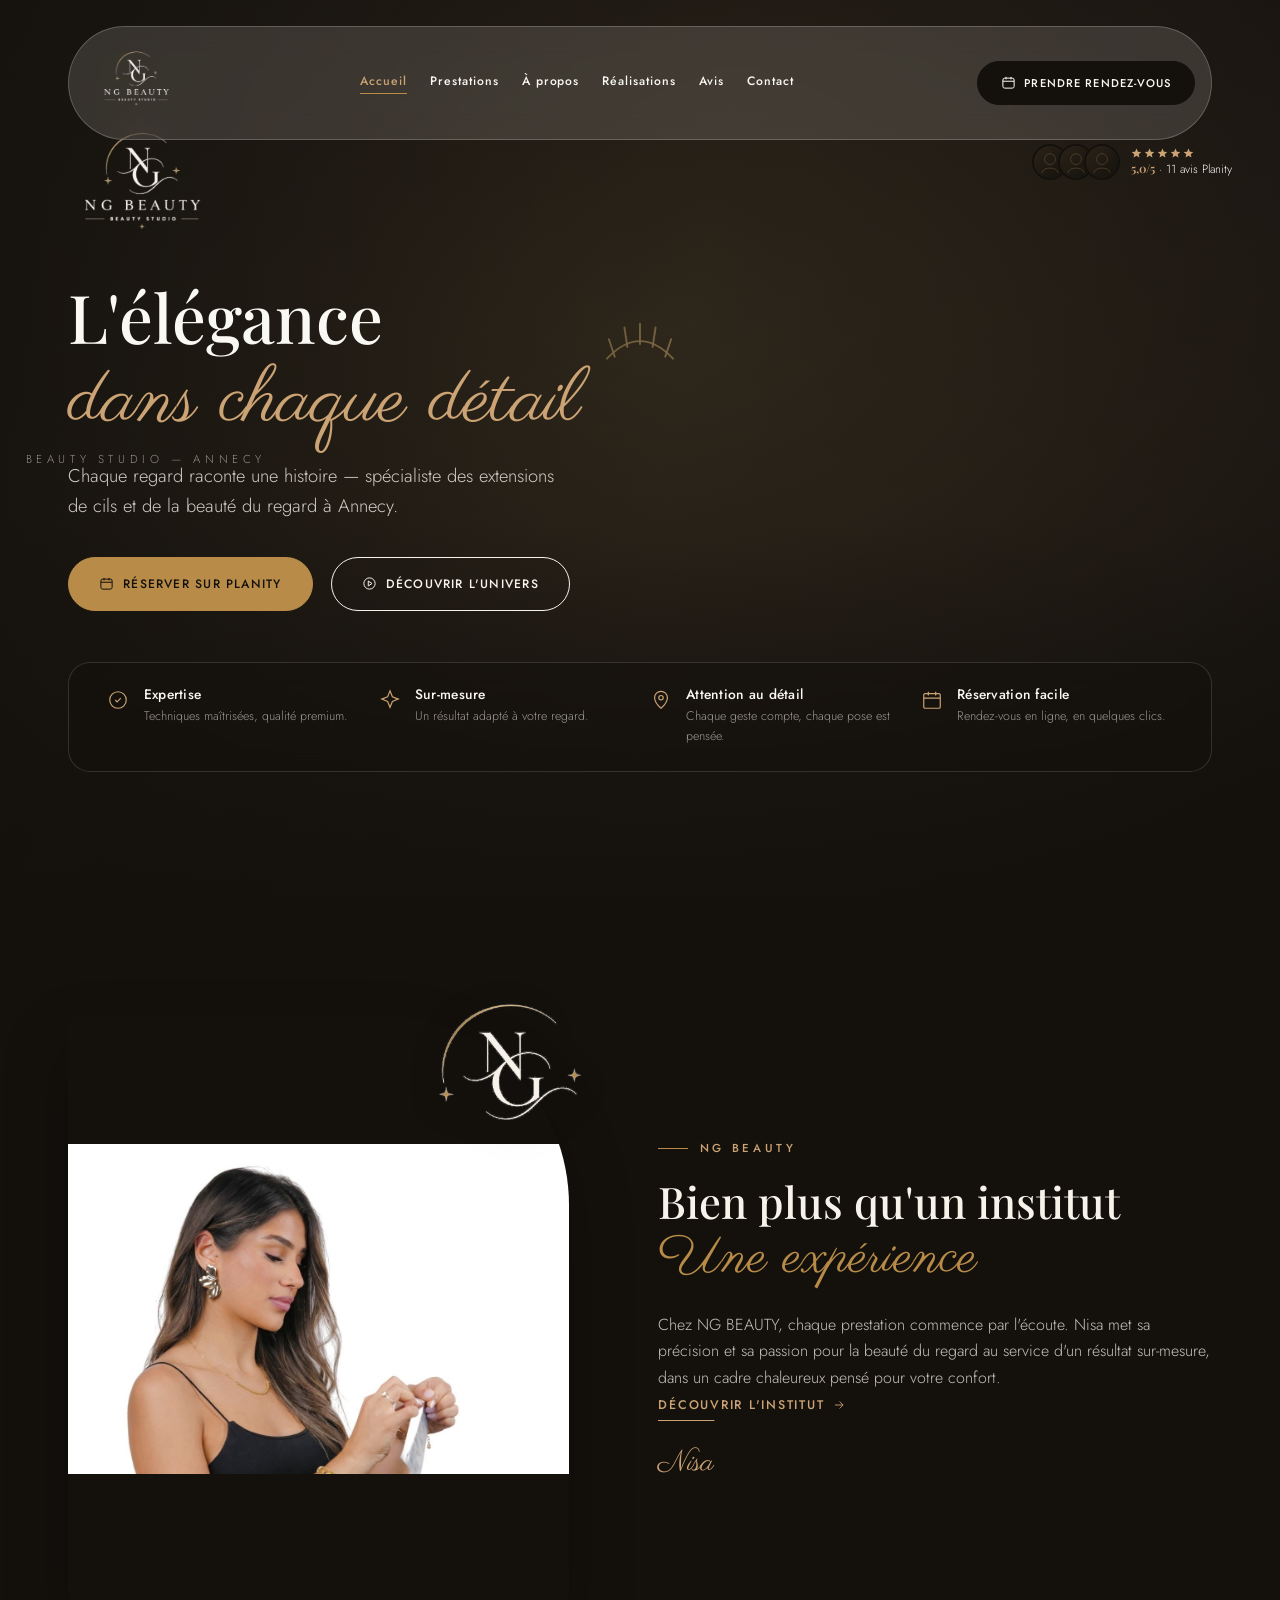
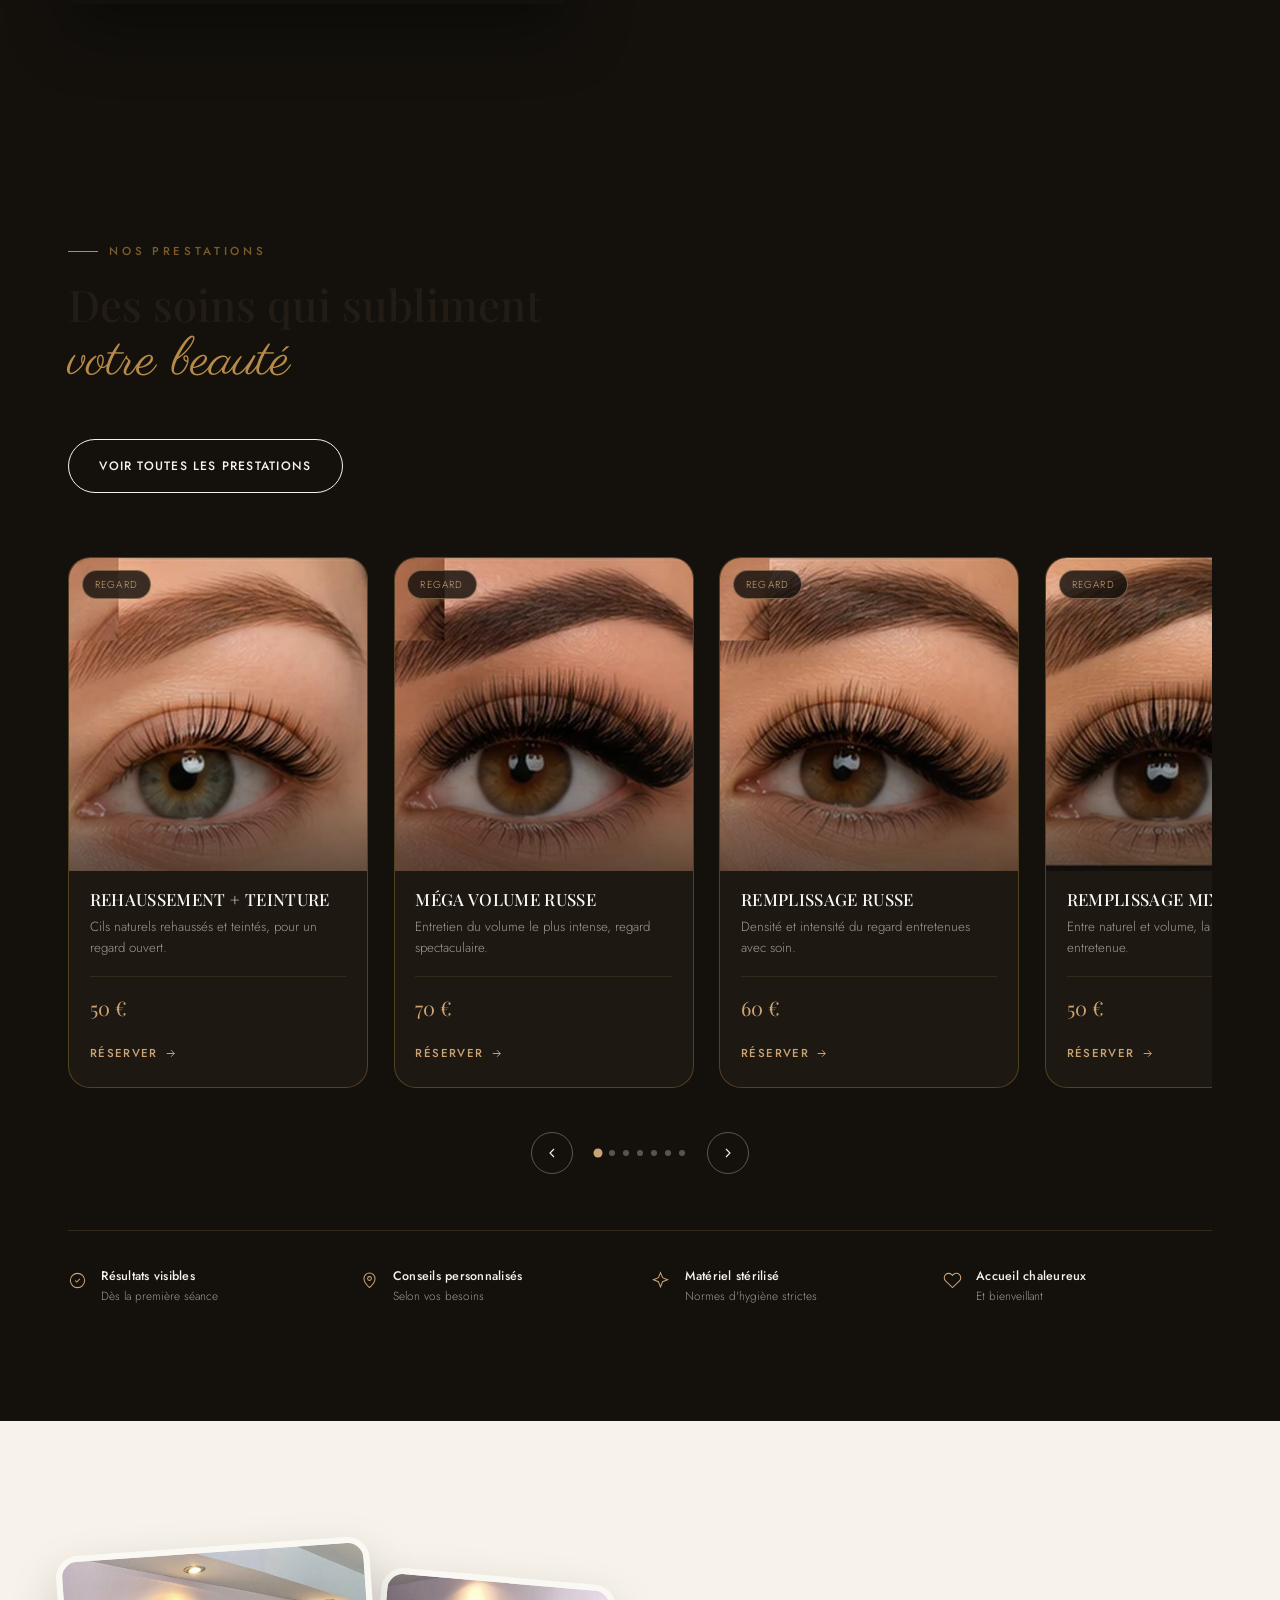
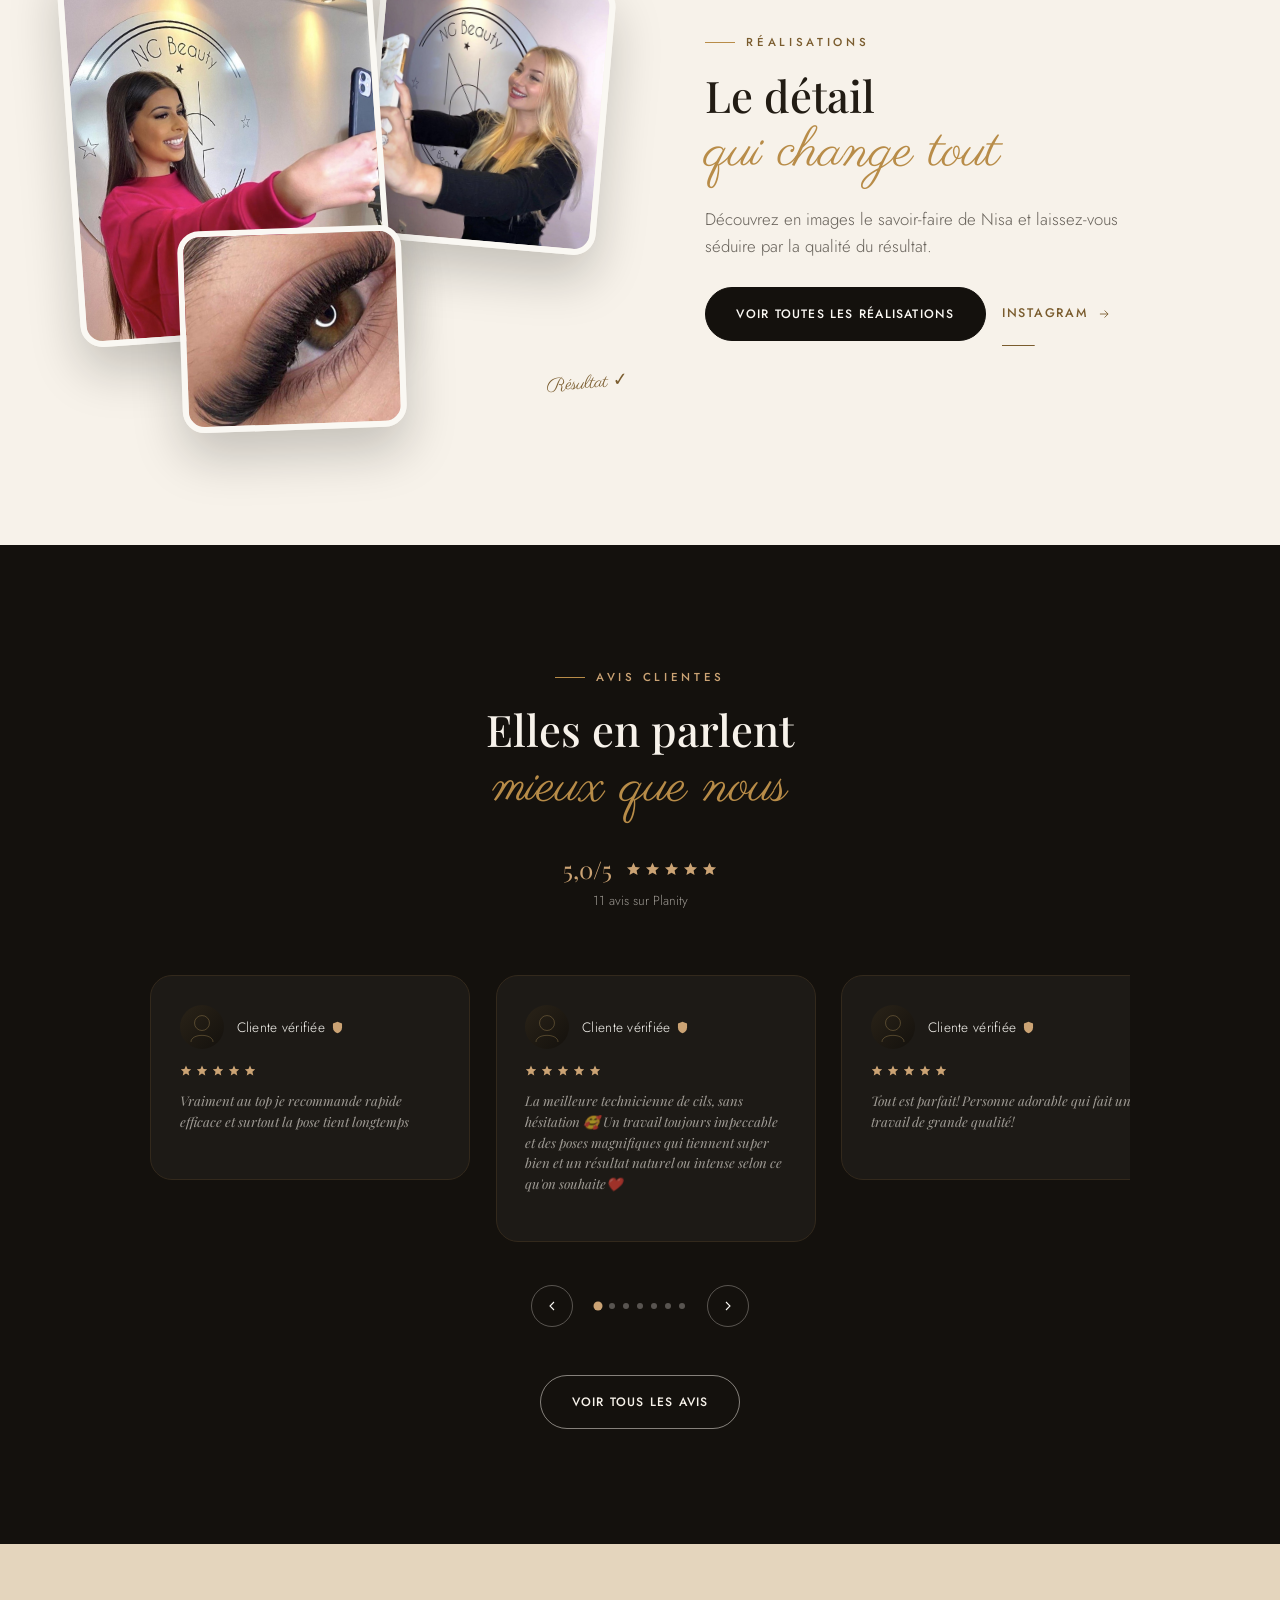
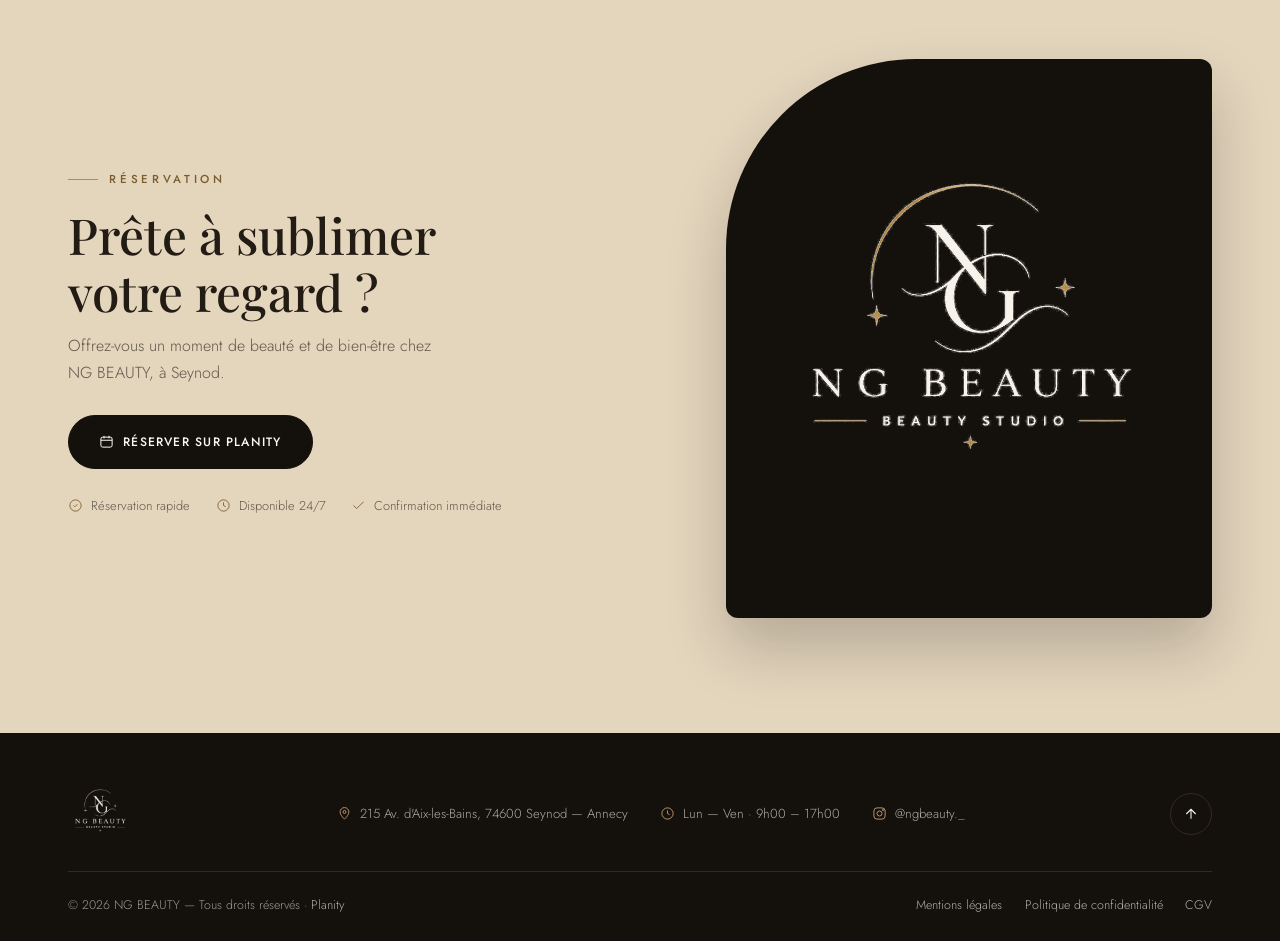
<file: index.html>
<!DOCTYPE html>
<html lang="fr">
<head>
<meta charset="UTF-8">
<meta name="viewport" content="width=device-width, initial-scale=1.0">
<title>NG BEAUTY — Beauty Studio à Annecy | Extensions de cils & beauté du regard</title>
<meta name="description" content="NG BEAUTY, Beauty Studio à Seynod / Annecy. Spécialiste des extensions de cils, du rehaussement de cils et de la beauté du regard. Réservez en ligne sur Planity.">
<link rel="canonical" href="https://www.ngbeauty-annecy.fr/">

<meta property="og:type" content="website">
<meta property="og:title" content="NG BEAUTY — Beauty Studio à Annecy">
<meta property="og:description" content="Spécialiste des extensions de cils et de la beauté du regard à Annecy / Seynod.">
<meta property="og:image" content="assets/og-image.svg">
<meta property="og:url" content="https://www.ngbeauty-annecy.fr/">
<meta name="theme-color" content="#14110d">

<link rel="icon" href="assets/favicon-32.png" sizes="32x32" type="image/png">
<link rel="icon" href="assets/favicon-512.png" sizes="512x512" type="image/png">
<link rel="apple-touch-icon" href="assets/apple-touch-icon.png">

<link rel="preconnect" href="https://fonts.googleapis.com">
<link rel="preconnect" href="https://fonts.gstatic.com" crossorigin>
<link href="https://fonts.googleapis.com/css2?family=Jost:wght@300;400;500;600&family=Parisienne&family=Playfair+Display:ital,wght@0,500;0,600;0,700;1,500;1,600&display=swap" rel="stylesheet">

<link rel="stylesheet" href="css/style.css">
</head>
<body>

<!-- ===== HEADER ===== -->
<header class="site-header" id="top">
  <div class="container">
    <div class="header-bar">
      <a href="index.html" class="brand" aria-label="NG BEAUTY — Accueil">
        <img src="assets/logo-white.png" alt="NG BEAUTY" class="logo-on-dark">
        <img src="assets/logo.png" alt="NG BEAUTY" class="logo-on-light">
      </a>

      <nav class="main-nav" aria-label="Navigation principale">
        <a href="index.html" class="active">Accueil</a>
        <a href="prestations.html">Prestations</a>
        <a href="about.html">À propos</a>
        <a href="gallery.html">Réalisations</a>
        <a href="index.html#avis">Avis</a>
        <a href="contact.html">Contact</a>
      </nav>

      <div class="header-cta">
        <a href="https://www.planity.com/ng-beauty-annecy" target="_blank" rel="noopener" class="btn btn-primary btn-pulse">
          <svg viewBox="0 0 24 24" fill="none" stroke="currentColor" stroke-width="1.6"><rect x="3" y="5" width="18" height="16" rx="3"/><path d="M3 10h18M8 3v4M16 3v4"/></svg>
          Prendre rendez-vous
        </a>
        <button class="nav-toggle" aria-label="Ouvrir le menu" aria-expanded="false">
          <span></span><span></span><span></span>
        </button>
      </div>
    </div>
  </div>
</header>

<!-- Mobile nav -->
<nav class="mobile-nav" aria-label="Navigation mobile">
  <a href="index.html">Accueil</a>
  <a href="prestations.html">Prestations</a>
  <a href="about.html">À propos</a>
  <a href="gallery.html">Réalisations</a>
  <a href="index.html#avis">Avis</a>
  <a href="contact.html">Contact</a>
  <a href="https://www.planity.com/ng-beauty-annecy" target="_blank" rel="noopener" class="btn btn-primary">Prendre rendez-vous</a>
</nav>

<main>

  <!-- ===== HERO ===== -->
  <section class="hero">
    <div class="hero-media">
      <img src="assets/hero-portrait-wide.svg" alt="Regard sublimé par des extensions de cils NG BEAUTY">
    </div>
    <span class="hero-side-label">Beauty Studio — Annecy</span>

    <div class="hero-proof">
      <div class="hero-proof-avatars">
        <img src="assets/avatar-1.svg" alt="">
        <img src="assets/avatar-2.svg" alt="">
        <img src="assets/avatar-3.svg" alt="">
      </div>
      <div class="hero-proof-text">
        <span class="hero-proof-stars" aria-hidden="true">
          <svg viewBox="0 0 20 20"><path d="M10 1l2.6 5.6 6.1.6-4.6 4.1 1.3 6-5.4-3.1-5.4 3.1 1.3-6-4.6-4.1 6.1-.6z"/></svg>
          <svg viewBox="0 0 20 20"><path d="M10 1l2.6 5.6 6.1.6-4.6 4.1 1.3 6-5.4-3.1-5.4 3.1 1.3-6-4.6-4.1 6.1-.6z"/></svg>
          <svg viewBox="0 0 20 20"><path d="M10 1l2.6 5.6 6.1.6-4.6 4.1 1.3 6-5.4-3.1-5.4 3.1 1.3-6-4.6-4.1 6.1-.6z"/></svg>
          <svg viewBox="0 0 20 20"><path d="M10 1l2.6 5.6 6.1.6-4.6 4.1 1.3 6-5.4-3.1-5.4 3.1 1.3-6-4.6-4.1 6.1-.6z"/></svg>
          <svg viewBox="0 0 20 20"><path d="M10 1l2.6 5.6 6.1.6-4.6 4.1 1.3 6-5.4-3.1-5.4 3.1 1.3-6-4.6-4.1 6.1-.6z"/></svg>
        </span>
        <strong>5,0/5</strong> · 11 avis Planity
      </div>
    </div>

    <div class="container">
      <div class="hero-content">
        <img src="assets/logo-white.png" alt="NG BEAUTY — Beauty Studio" class="hero-logo">
        <h1 class="hero-title">L'élégance <span class="script">dans chaque détail</span></h1>
        <p class="hero-text">Chaque regard raconte une histoire — spécialiste des extensions de cils et de la beauté du regard à Annecy.</p>
        <div class="hero-actions">
          <a href="https://www.planity.com/ng-beauty-annecy" target="_blank" rel="noopener" class="btn btn-gold btn-pulse">
            <svg viewBox="0 0 24 24" fill="none" stroke="currentColor" stroke-width="1.6"><rect x="3" y="5" width="18" height="16" rx="3"/><path d="M3 10h18M8 3v4M16 3v4"/></svg>
            Réserver sur Planity
          </a>
          <a href="about.html" class="btn btn-outline">
            <svg viewBox="0 0 24 24" fill="none" stroke="currentColor" stroke-width="1.6"><circle cx="12" cy="12" r="9"/><path d="M10 8l6 4-6 4z"/></svg>
            Découvrir l'univers
          </a>
        </div>
      </div>

      <div class="trust-bar">
        <ul class="trust-list">
          <li class="trust-item">
            <svg viewBox="0 0 24 24" fill="none" stroke-width="1.3"><path d="M9 12l2 2 4-4"/><circle cx="12" cy="12" r="9"/></svg>
            <div>
              <h3>Expertise</h3>
              <p>Techniques maîtrisées, qualité premium.</p>
            </div>
          </li>
          <li class="trust-item">
            <svg viewBox="0 0 24 24" fill="none" stroke-width="1.3"><path d="M12 2l2.6 6.4L21 11l-6.4 2.6L12 20l-2.6-6.4L3 11l6.4-2.6z"/></svg>
            <div>
              <h3>Sur-mesure</h3>
              <p>Un résultat adapté à votre regard.</p>
            </div>
          </li>
          <li class="trust-item">
            <svg viewBox="0 0 24 24" fill="none" stroke-width="1.3"><path d="M12 21s7-6.2 7-11.5A7 7 0 0 0 5 9.5C5 14.8 12 21 12 21z"/><circle cx="12" cy="9.5" r="2.4"/></svg>
            <div>
              <h3>Attention au détail</h3>
              <p>Chaque geste compte, chaque pose est pensée.</p>
            </div>
          </li>
          <li class="trust-item">
            <svg viewBox="0 0 24 24" fill="none" stroke-width="1.3"><rect x="3" y="5" width="18" height="16" rx="1.5"/><path d="M3 10h18M8 3v4M16 3v4"/></svg>
            <div>
              <h3>Réservation facile</h3>
              <p>Rendez-vous en ligne, en quelques clics.</p>
            </div>
          </li>
        </ul>
      </div>
    </div>
  </section>

  <!-- ===== À PROPOS ===== -->
  <section class="about-section" id="about">
    <div class="container">
      <div class="about-grid">
        <div class="about-media reveal">
          <img src="assets/about-portrait.jpg" alt="Nisa, fondatrice de NG BEAUTY" style="object-fit: contain; background: var(--black);">
          <div class="about-badge" aria-hidden="true">
            <img src="assets/logo-mark-white.png" alt="">
          </div>
        </div>
        <div class="reveal reveal-delay-1">
          <span class="eyebrow">NG Beauty</span>
          <h2 class="section-title">Bien plus qu'un institut <span class="script">Une expérience</span></h2>
          <div class="about-text">
            <p>Chez NG BEAUTY, chaque prestation commence par l'écoute. Nisa met sa précision et sa passion pour la beauté du regard au service d'un résultat sur-mesure, dans un cadre chaleureux pensé pour votre confort.</p>
          </div>
          <a href="about.html" class="btn-ghost">Découvrir l'institut
            <svg viewBox="0 0 24 24" fill="none" stroke="currentColor" stroke-width="1.5"><path d="M5 12h14M13 6l6 6-6 6"/></svg>
          </a>
          <p class="about-signature">Nisa</p>
        </div>
      </div>
    </div>
  </section>

  <!-- ===== PRESTATIONS (carrousel) ===== -->
  <section class="prestations-teaser" id="prestations">
    <div class="container">
      <div class="section-head reveal">
        <div>
          <span class="eyebrow">Nos prestations</span>
          <h2 class="section-title">Des soins qui subliment <span class="script">votre beauté</span></h2>
        </div>
        <a href="https://www.planity.com/ng-beauty-annecy" target="_blank" rel="noopener" class="btn btn-outline">Voir toutes les prestations</a>
      </div>

      <div class="carousel reveal" data-carousel>
        <div class="carousel-track" tabindex="0" role="region" aria-label="Carrousel des prestations, défilement horizontal">
          <article class="service-card reveal reveal-delay-1">
            <div class="service-card-media">
              <span class="service-card-tag">Regard</span>
              <img src="assets/prestation-rehaussement.jpg" alt="Rehaussement de cils et teinture — visuel illustratif" loading="lazy">
            </div>
            <div class="service-card-body">
              <h3>Rehaussement + teinture</h3>
              <p>Cils naturels rehaussés et teintés, pour un regard ouvert.</p>
              <div class="service-card-meta">
                <span class="service-card-price">50 €</span>
              </div>
              <a href="https://www.planity.com/ng-beauty-annecy" target="_blank" rel="noopener" class="service-card-book">Réserver
                <svg viewBox="0 0 24 24" fill="none" stroke="currentColor" stroke-width="1.8"><path d="M5 12h14M13 6l6 6-6 6"/></svg>
              </a>
            </div>
          </article>

          <article class="service-card reveal reveal-delay-2">
            <div class="service-card-media">
              <span class="service-card-tag">Regard</span>
              <img src="assets/prestation-megavolume.jpg" alt="Remplissage méga volume russe — visuel illustratif" loading="lazy">
            </div>
            <div class="service-card-body">
              <h3>Méga volume russe</h3>
              <p>Entretien du volume le plus intense, regard spectaculaire.</p>
              <div class="service-card-meta">
                <span class="service-card-price">70 €</span>
              </div>
              <a href="https://www.planity.com/ng-beauty-annecy" target="_blank" rel="noopener" class="service-card-book">Réserver
                <svg viewBox="0 0 24 24" fill="none" stroke="currentColor" stroke-width="1.8"><path d="M5 12h14M13 6l6 6-6 6"/></svg>
              </a>
            </div>
          </article>

          <article class="service-card reveal reveal-delay-3">
            <div class="service-card-media">
              <span class="service-card-tag">Regard</span>
              <img src="assets/prestation-volumerusse.jpg" alt="Remplissage russe — visuel illustratif" loading="lazy">
            </div>
            <div class="service-card-body">
              <h3>Remplissage russe</h3>
              <p>Densité et intensité du regard entretenues avec soin.</p>
              <div class="service-card-meta">
                <span class="service-card-price">60 €</span>
              </div>
              <a href="https://www.planity.com/ng-beauty-annecy" target="_blank" rel="noopener" class="service-card-book">Réserver
                <svg viewBox="0 0 24 24" fill="none" stroke="currentColor" stroke-width="1.8"><path d="M5 12h14M13 6l6 6-6 6"/></svg>
              </a>
            </div>
          </article>

          <article class="service-card reveal reveal-delay-4">
            <div class="service-card-media">
              <span class="service-card-tag">Regard</span>
              <img src="assets/prestation-mixte.jpg" alt="Remplissage mixte — visuel illustratif" loading="lazy">
            </div>
            <div class="service-card-body">
              <h3>Remplissage mixte</h3>
              <p>Entre naturel et volume, la technique mixte entretenue.</p>
              <div class="service-card-meta">
                <span class="service-card-price">50 €</span>
              </div>
              <a href="https://www.planity.com/ng-beauty-annecy" target="_blank" rel="noopener" class="service-card-book">Réserver
                <svg viewBox="0 0 24 24" fill="none" stroke="currentColor" stroke-width="1.8"><path d="M5 12h14M13 6l6 6-6 6"/></svg>
              </a>
            </div>
          </article>

          <article class="service-card reveal reveal-delay-1">
            <div class="service-card-media">
              <span class="service-card-tag">Regard</span>
              <img src="assets/prestation-depose.jpg" alt="Dépose et shampooing — visuel illustratif" loading="lazy">
            </div>
            <div class="service-card-body">
              <h3>Dépose + shampooing</h3>
              <p>Retrait en douceur et soin des cils naturels.</p>
              <div class="service-card-meta">
                <span class="service-card-price">10 €</span>
              </div>
              <a href="https://www.planity.com/ng-beauty-annecy" target="_blank" rel="noopener" class="service-card-book">Réserver
                <svg viewBox="0 0 24 24" fill="none" stroke="currentColor" stroke-width="1.8"><path d="M5 12h14M13 6l6 6-6 6"/></svg>
              </a>
            </div>
          </article>

          <article class="service-card reveal reveal-delay-2">
            <div class="service-card-media">
              <span class="service-card-tag">Sourire</span>
              <img src="assets/prestation-blanchiment.jpg" alt="Blanchiment dentaire, une séance — visuel illustratif" loading="lazy">
            </div>
            <div class="service-card-body">
              <h3>Blanchiment dentaire</h3>
              <p>Une séance pour un sourire immédiatement plus lumineux.</p>
              <div class="service-card-meta">
                <span class="service-card-price">90 €</span>
              </div>
              <a href="https://www.planity.com/ng-beauty-annecy" target="_blank" rel="noopener" class="service-card-book">Réserver
                <svg viewBox="0 0 24 24" fill="none" stroke="currentColor" stroke-width="1.8"><path d="M5 12h14M13 6l6 6-6 6"/></svg>
              </a>
            </div>
          </article>

          <article class="service-card reveal reveal-delay-3">
            <div class="service-card-media">
              <span class="service-card-tag">Sourire</span>
              <img src="assets/prestation-blanchiment-2.jpg" alt="Blanchiment dentaire, deux séances — visuel illustratif" loading="lazy">
            </div>
            <div class="service-card-body">
              <h3>Blanchiment — 2 séances</h3>
              <p>Un protocole complet pour un résultat optimal et durable.</p>
              <div class="service-card-meta">
                <span class="service-card-price">130 €</span>
              </div>
              <a href="https://www.planity.com/ng-beauty-annecy" target="_blank" rel="noopener" class="service-card-book">Réserver
                <svg viewBox="0 0 24 24" fill="none" stroke="currentColor" stroke-width="1.8"><path d="M5 12h14M13 6l6 6-6 6"/></svg>
              </a>
            </div>
          </article>
        </div>

        <div class="carousel-controls">
          <button type="button" class="carousel-arrow carousel-prev" aria-label="Prestation précédente">
            <svg viewBox="0 0 24 24" fill="none" stroke="currentColor" stroke-width="1.6"><path d="M15 6l-6 6 6 6"/></svg>
          </button>
          <div class="carousel-dots" role="tablist" aria-label="Pagination des prestations"></div>
          <button type="button" class="carousel-arrow carousel-next" aria-label="Prestation suivante">
            <svg viewBox="0 0 24 24" fill="none" stroke="currentColor" stroke-width="1.6"><path d="M9 6l6 6-6 6"/></svg>
          </button>
        </div>

      </div>

      <ul class="trust-strip reveal">
        <li class="trust-item">
          <svg viewBox="0 0 24 24" fill="none" stroke-width="1.3"><path d="M9 12l2 2 4-4"/><circle cx="12" cy="12" r="9"/></svg>
          <div><h3>Résultats visibles</h3><p>Dès la première séance</p></div>
        </li>
        <li class="trust-item">
          <svg viewBox="0 0 24 24" fill="none" stroke-width="1.3"><path d="M12 21s7-6.2 7-11.5A7 7 0 0 0 5 9.5C5 14.8 12 21 12 21z"/><circle cx="12" cy="9.5" r="2.4"/></svg>
          <div><h3>Conseils personnalisés</h3><p>Selon vos besoins</p></div>
        </li>
        <li class="trust-item">
          <svg viewBox="0 0 24 24" fill="none" stroke-width="1.3"><path d="M12 2l2.6 6.4L21 11l-6.4 2.6L12 20l-2.6-6.4L3 11l6.4-2.6z"/></svg>
          <div><h3>Matériel stérilisé</h3><p>Normes d'hygiène strictes</p></div>
        </li>
        <li class="trust-item">
          <svg viewBox="0 0 24 24" fill="none" stroke-width="1.3"><path d="M20.8 4.6a5.5 5.5 0 0 0-7.8 0L12 5.6l-1-1a5.5 5.5 0 0 0-7.8 7.8l1 1L12 21l7.8-7.6 1-1a5.5 5.5 0 0 0 0-7.8z"/></svg>
          <div><h3>Accueil chaleureux</h3><p>Et bienveillant</p></div>
        </li>
      </ul>
    </div>
  </section>

  <!-- ===== RÉALISATIONS (collage) ===== -->
  <section class="gallery-teaser" id="realisations">
    <div class="container">
      <div class="collage-grid">
        <div class="collage reveal">
          <div class="collage-item collage-a" data-lightbox="image" data-src="assets/realisation-cliente-1.jpg" data-alt="Cliente NG BEAUTY devant le studio">
            <img src="assets/realisation-cliente-1.jpg" alt="Cliente NG BEAUTY devant le studio" loading="lazy">
          </div>
          <div class="collage-item collage-b" data-lightbox="image" data-src="assets/realisation-cliente-2.jpg" data-alt="Cliente NG BEAUTY devant le studio">
            <img src="assets/realisation-cliente-2.jpg" alt="Cliente NG BEAUTY devant le studio" loading="lazy">
          </div>
          <div class="collage-item collage-c" data-lightbox="image" data-src="assets/realisation-detail-cils.jpg" data-alt="Détail extensions de cils NG BEAUTY">
            <img src="assets/realisation-detail-cils.jpg" alt="Détail extensions de cils NG BEAUTY" loading="lazy">
          </div>
          <span class="collage-caption">Résultat ✓</span>
        </div>

        <div class="reveal reveal-delay-1">
          <span class="eyebrow">Réalisations</span>
          <h2 class="section-title">Le détail <span class="script">qui change tout</span></h2>
          <p class="section-lead" style="margin-bottom:1.6rem;">Découvrez en images le savoir-faire de Nisa et laissez-vous séduire par la qualité du résultat.</p>
          <div class="gallery-teaser-footer">
            <a href="gallery.html" class="btn btn-primary">Voir toutes les réalisations</a>
            <a href="https://www.instagram.com/ngbeauty._/" target="_blank" rel="noopener" class="btn-ghost">Instagram
              <svg viewBox="0 0 24 24" fill="none" stroke="currentColor" stroke-width="1.5"><path d="M5 12h14M13 6l6 6-6 6"/></svg>
            </a>
          </div>
        </div>
      </div>
    </div>
  </section>

  <!-- ===== AVIS ===== -->
  <section class="reviews-section" id="avis">
    <div class="container">
      <div class="reviews-top reveal">
        <span class="eyebrow">Avis clientes</span>
        <h2 class="section-title">Elles en parlent <span class="script">mieux que nous</span></h2>
        <div class="rating-block">
          <span class="rating-score">5,0/5</span>
          <span class="rating-stars" aria-hidden="true">
            <svg viewBox="0 0 20 20"><path d="M10 1l2.6 5.6 6.1.6-4.6 4.1 1.3 6-5.4-3.1-5.4 3.1 1.3-6-4.6-4.1 6.1-.6z"/></svg>
            <svg viewBox="0 0 20 20"><path d="M10 1l2.6 5.6 6.1.6-4.6 4.1 1.3 6-5.4-3.1-5.4 3.1 1.3-6-4.6-4.1 6.1-.6z"/></svg>
            <svg viewBox="0 0 20 20"><path d="M10 1l2.6 5.6 6.1.6-4.6 4.1 1.3 6-5.4-3.1-5.4 3.1 1.3-6-4.6-4.1 6.1-.6z"/></svg>
            <svg viewBox="0 0 20 20"><path d="M10 1l2.6 5.6 6.1.6-4.6 4.1 1.3 6-5.4-3.1-5.4 3.1 1.3-6-4.6-4.1 6.1-.6z"/></svg>
            <svg viewBox="0 0 20 20"><path d="M10 1l2.6 5.6 6.1.6-4.6 4.1 1.3 6-5.4-3.1-5.4 3.1 1.3-6-4.6-4.1 6.1-.6z"/></svg>
          </span>
        </div>
        <p class="rating-caption">11 avis sur Planity</p>
      </div>

      <div class="reviews-track-wrap reveal">
        <div class="carousel" data-carousel>
          <div class="carousel-track">
            <article class="service-card review-card" style="flex-basis: clamp(260px, 30vw, 320px);">
              <div class="review-head">
                <img class="review-avatar" src="assets/avatar-1.svg" alt="">
                <span class="review-author">Cliente vérifiée
                  <svg viewBox="0 0 20 20"><path d="M10 1l7 3v6c0 5-3.5 7.5-7 9-3.5-1.5-7-4-7-9V4z"/></svg>
                </span>
              </div>
              <span class="rating-stars is-visible" aria-hidden="true">
                <svg viewBox="0 0 20 20"><path d="M10 1l2.6 5.6 6.1.6-4.6 4.1 1.3 6-5.4-3.1-5.4 3.1 1.3-6-4.6-4.1 6.1-.6z"/></svg>
                <svg viewBox="0 0 20 20"><path d="M10 1l2.6 5.6 6.1.6-4.6 4.1 1.3 6-5.4-3.1-5.4 3.1 1.3-6-4.6-4.1 6.1-.6z"/></svg>
                <svg viewBox="0 0 20 20"><path d="M10 1l2.6 5.6 6.1.6-4.6 4.1 1.3 6-5.4-3.1-5.4 3.1 1.3-6-4.6-4.1 6.1-.6z"/></svg>
                <svg viewBox="0 0 20 20"><path d="M10 1l2.6 5.6 6.1.6-4.6 4.1 1.3 6-5.4-3.1-5.4 3.1 1.3-6-4.6-4.1 6.1-.6z"/></svg>
                <svg viewBox="0 0 20 20"><path d="M10 1l2.6 5.6 6.1.6-4.6 4.1 1.3 6-5.4-3.1-5.4 3.1 1.3-6-4.6-4.1 6.1-.6z"/></svg>
              </span>
              <p class="review-quote">Vraiment au top je recommande rapide efficace et surtout la pose tient longtemps</p>
            </article>

            <article class="service-card review-card" style="flex-basis: clamp(260px, 30vw, 320px);">
              <div class="review-head">
                <img class="review-avatar" src="assets/avatar-2.svg" alt="">
                <span class="review-author">Cliente vérifiée
                  <svg viewBox="0 0 20 20"><path d="M10 1l7 3v6c0 5-3.5 7.5-7 9-3.5-1.5-7-4-7-9V4z"/></svg>
                </span>
              </div>
              <span class="rating-stars is-visible" aria-hidden="true">
                <svg viewBox="0 0 20 20"><path d="M10 1l2.6 5.6 6.1.6-4.6 4.1 1.3 6-5.4-3.1-5.4 3.1 1.3-6-4.6-4.1 6.1-.6z"/></svg>
                <svg viewBox="0 0 20 20"><path d="M10 1l2.6 5.6 6.1.6-4.6 4.1 1.3 6-5.4-3.1-5.4 3.1 1.3-6-4.6-4.1 6.1-.6z"/></svg>
                <svg viewBox="0 0 20 20"><path d="M10 1l2.6 5.6 6.1.6-4.6 4.1 1.3 6-5.4-3.1-5.4 3.1 1.3-6-4.6-4.1 6.1-.6z"/></svg>
                <svg viewBox="0 0 20 20"><path d="M10 1l2.6 5.6 6.1.6-4.6 4.1 1.3 6-5.4-3.1-5.4 3.1 1.3-6-4.6-4.1 6.1-.6z"/></svg>
                <svg viewBox="0 0 20 20"><path d="M10 1l2.6 5.6 6.1.6-4.6 4.1 1.3 6-5.4-3.1-5.4 3.1 1.3-6-4.6-4.1 6.1-.6z"/></svg>
              </span>
              <p class="review-quote">La meilleure technicienne de cils, sans hésitation 🥰 Un travail toujours impeccable et des poses magnifiques qui tiennent super bien et un résultat naturel ou intense selon ce qu'on souhaite❤️</p>
            </article>

            <article class="service-card review-card" style="flex-basis: clamp(260px, 30vw, 320px);">
              <div class="review-head">
                <img class="review-avatar" src="assets/avatar-3.svg" alt="">
                <span class="review-author">Cliente vérifiée
                  <svg viewBox="0 0 20 20"><path d="M10 1l7 3v6c0 5-3.5 7.5-7 9-3.5-1.5-7-4-7-9V4z"/></svg>
                </span>
              </div>
              <span class="rating-stars is-visible" aria-hidden="true">
                <svg viewBox="0 0 20 20"><path d="M10 1l2.6 5.6 6.1.6-4.6 4.1 1.3 6-5.4-3.1-5.4 3.1 1.3-6-4.6-4.1 6.1-.6z"/></svg>
                <svg viewBox="0 0 20 20"><path d="M10 1l2.6 5.6 6.1.6-4.6 4.1 1.3 6-5.4-3.1-5.4 3.1 1.3-6-4.6-4.1 6.1-.6z"/></svg>
                <svg viewBox="0 0 20 20"><path d="M10 1l2.6 5.6 6.1.6-4.6 4.1 1.3 6-5.4-3.1-5.4 3.1 1.3-6-4.6-4.1 6.1-.6z"/></svg>
                <svg viewBox="0 0 20 20"><path d="M10 1l2.6 5.6 6.1.6-4.6 4.1 1.3 6-5.4-3.1-5.4 3.1 1.3-6-4.6-4.1 6.1-.6z"/></svg>
                <svg viewBox="0 0 20 20"><path d="M10 1l2.6 5.6 6.1.6-4.6 4.1 1.3 6-5.4-3.1-5.4 3.1 1.3-6-4.6-4.1 6.1-.6z"/></svg>
              </span>
              <p class="review-quote">Tout est parfait! Personne adorable qui fait un travail de grande qualité!</p>
            </article>

            <article class="service-card review-card" style="flex-basis: clamp(260px, 30vw, 320px);">
              <div class="review-head">
                <img class="review-avatar" src="assets/avatar-1.svg" alt="">
                <span class="review-author">Cliente vérifiée
                  <svg viewBox="0 0 20 20"><path d="M10 1l7 3v6c0 5-3.5 7.5-7 9-3.5-1.5-7-4-7-9V4z"/></svg>
                </span>
              </div>
              <span class="rating-stars is-visible" aria-hidden="true">
                <svg viewBox="0 0 20 20"><path d="M10 1l2.6 5.6 6.1.6-4.6 4.1 1.3 6-5.4-3.1-5.4 3.1 1.3-6-4.6-4.1 6.1-.6z"/></svg>
                <svg viewBox="0 0 20 20"><path d="M10 1l2.6 5.6 6.1.6-4.6 4.1 1.3 6-5.4-3.1-5.4 3.1 1.3-6-4.6-4.1 6.1-.6z"/></svg>
                <svg viewBox="0 0 20 20"><path d="M10 1l2.6 5.6 6.1.6-4.6 4.1 1.3 6-5.4-3.1-5.4 3.1 1.3-6-4.6-4.1 6.1-.6z"/></svg>
                <svg viewBox="0 0 20 20"><path d="M10 1l2.6 5.6 6.1.6-4.6 4.1 1.3 6-5.4-3.1-5.4 3.1 1.3-6-4.6-4.1 6.1-.6z"/></svg>
                <svg viewBox="0 0 20 20"><path d="M10 1l2.6 5.6 6.1.6-4.6 4.1 1.3 6-5.4-3.1-5.4 3.1 1.3-6-4.6-4.1 6.1-.6z"/></svg>
              </span>
              <p class="review-quote">Super accueil, superbe prestation! J'y suis retournée aussitôt pour faire un remplissage! Merci à toi 🤝</p>
            </article>

            <article class="service-card review-card" style="flex-basis: clamp(260px, 30vw, 320px);">
              <div class="review-head">
                <img class="review-avatar" src="assets/avatar-2.svg" alt="">
                <span class="review-author">Cliente vérifiée
                  <svg viewBox="0 0 20 20"><path d="M10 1l7 3v6c0 5-3.5 7.5-7 9-3.5-1.5-7-4-7-9V4z"/></svg>
                </span>
              </div>
              <span class="rating-stars is-visible" aria-hidden="true">
                <svg viewBox="0 0 20 20"><path d="M10 1l2.6 5.6 6.1.6-4.6 4.1 1.3 6-5.4-3.1-5.4 3.1 1.3-6-4.6-4.1 6.1-.6z"/></svg>
                <svg viewBox="0 0 20 20"><path d="M10 1l2.6 5.6 6.1.6-4.6 4.1 1.3 6-5.4-3.1-5.4 3.1 1.3-6-4.6-4.1 6.1-.6z"/></svg>
                <svg viewBox="0 0 20 20"><path d="M10 1l2.6 5.6 6.1.6-4.6 4.1 1.3 6-5.4-3.1-5.4 3.1 1.3-6-4.6-4.1 6.1-.6z"/></svg>
                <svg viewBox="0 0 20 20"><path d="M10 1l2.6 5.6 6.1.6-4.6 4.1 1.3 6-5.4-3.1-5.4 3.1 1.3-6-4.6-4.1 6.1-.6z"/></svg>
                <svg viewBox="0 0 20 20"><path d="M10 1l2.6 5.6 6.1.6-4.6 4.1 1.3 6-5.4-3.1-5.4 3.1 1.3-6-4.6-4.1 6.1-.6z"/></svg>
              </span>
              <p class="review-quote">Très satisfaite de ma pose de cils ! Travail propre et très professionnel. Nisa est douce, talentueuse et à l'écoute, Je recommande vivement !</p>
            </article>

            <article class="service-card review-card" style="flex-basis: clamp(260px, 30vw, 320px);">
              <div class="review-head">
                <img class="review-avatar" src="assets/avatar-3.svg" alt="">
                <span class="review-author">Cliente vérifiée
                  <svg viewBox="0 0 20 20"><path d="M10 1l7 3v6c0 5-3.5 7.5-7 9-3.5-1.5-7-4-7-9V4z"/></svg>
                </span>
              </div>
              <span class="rating-stars is-visible" aria-hidden="true">
                <svg viewBox="0 0 20 20"><path d="M10 1l2.6 5.6 6.1.6-4.6 4.1 1.3 6-5.4-3.1-5.4 3.1 1.3-6-4.6-4.1 6.1-.6z"/></svg>
                <svg viewBox="0 0 20 20"><path d="M10 1l2.6 5.6 6.1.6-4.6 4.1 1.3 6-5.4-3.1-5.4 3.1 1.3-6-4.6-4.1 6.1-.6z"/></svg>
                <svg viewBox="0 0 20 20"><path d="M10 1l2.6 5.6 6.1.6-4.6 4.1 1.3 6-5.4-3.1-5.4 3.1 1.3-6-4.6-4.1 6.1-.6z"/></svg>
                <svg viewBox="0 0 20 20"><path d="M10 1l2.6 5.6 6.1.6-4.6 4.1 1.3 6-5.4-3.1-5.4 3.1 1.3-6-4.6-4.1 6.1-.6z"/></svg>
                <svg viewBox="0 0 20 20"><path d="M10 1l2.6 5.6 6.1.6-4.6 4.1 1.3 6-5.4-3.1-5.4 3.1 1.3-6-4.6-4.1 6.1-.6z"/></svg>
              </span>
              <p class="review-quote">Je fait mes cils chez Ng beauty depuis plus de 4 ans maintenant et le résultat est toujours aussi incroyable. Nisa est douce, à l'écoute et le travail est parfait. Meilleure technicienne de cils !!!</p>
            </article>

            <article class="service-card review-card" style="flex-basis: clamp(260px, 30vw, 320px);">
              <div class="review-head">
                <img class="review-avatar" src="assets/avatar-1.svg" alt="">
                <span class="review-author">Cliente vérifiée
                  <svg viewBox="0 0 20 20"><path d="M10 1l7 3v6c0 5-3.5 7.5-7 9-3.5-1.5-7-4-7-9V4z"/></svg>
                </span>
              </div>
              <span class="rating-stars is-visible" aria-hidden="true">
                <svg viewBox="0 0 20 20"><path d="M10 1l2.6 5.6 6.1.6-4.6 4.1 1.3 6-5.4-3.1-5.4 3.1 1.3-6-4.6-4.1 6.1-.6z"/></svg>
                <svg viewBox="0 0 20 20"><path d="M10 1l2.6 5.6 6.1.6-4.6 4.1 1.3 6-5.4-3.1-5.4 3.1 1.3-6-4.6-4.1 6.1-.6z"/></svg>
                <svg viewBox="0 0 20 20"><path d="M10 1l2.6 5.6 6.1.6-4.6 4.1 1.3 6-5.4-3.1-5.4 3.1 1.3-6-4.6-4.1 6.1-.6z"/></svg>
                <svg viewBox="0 0 20 20"><path d="M10 1l2.6 5.6 6.1.6-4.6 4.1 1.3 6-5.4-3.1-5.4 3.1 1.3-6-4.6-4.1 6.1-.6z"/></svg>
                <svg viewBox="0 0 20 20"><path d="M10 1l2.6 5.6 6.1.6-4.6 4.1 1.3 6-5.4-3.1-5.4 3.1 1.3-6-4.6-4.1 6.1-.6z"/></svg>
              </span>
              <p class="review-quote">Je recommande les yeux fermés !! Travail super soigné, résultat magnifique et naturel, exactement ce que je voulais.</p>
            </article>
          </div>

          <div class="carousel-controls">
            <button type="button" class="carousel-arrow carousel-prev" aria-label="Avis précédent">
              <svg viewBox="0 0 24 24" fill="none" stroke="currentColor" stroke-width="1.6"><path d="M15 6l-6 6 6 6"/></svg>
            </button>
            <div class="carousel-dots" role="tablist" aria-label="Pagination des avis"></div>
            <button type="button" class="carousel-arrow carousel-next" aria-label="Avis suivant">
              <svg viewBox="0 0 24 24" fill="none" stroke="currentColor" stroke-width="1.6"><path d="M9 6l6 6-6 6"/></svg>
            </button>
          </div>
        </div>
      </div>

      <div class="reviews-footer reveal">
        <a href="https://www.planity.com/ng-beauty-annecy" target="_blank" rel="noopener" class="btn btn-outline">Voir tous les avis</a>
      </div>
    </div>
  </section>

  <!-- ===== CTA FINAL ===== -->
  <section class="final-cta">
    <div class="container">
      <div class="final-cta-grid">
        <div class="reveal">
          <span class="eyebrow">Réservation</span>
          <h2>Prête à sublimer votre regard ?</h2>
          <p>Offrez-vous un moment de beauté et de bien-être chez NG BEAUTY, à Seynod.</p>
          <a href="https://www.planity.com/ng-beauty-annecy" target="_blank" rel="noopener" class="btn btn-primary btn-pulse">
            <svg viewBox="0 0 24 24" fill="none" stroke="currentColor" stroke-width="1.6"><rect x="3" y="5" width="18" height="16" rx="3"/><path d="M3 10h18M8 3v4M16 3v4"/></svg>
            Réserver sur Planity
          </a>
          <ul class="final-cta-bullets">
            <li><svg viewBox="0 0 24 24" fill="none" stroke-width="1.4"><path d="M9 12l2 2 4-4"/><circle cx="12" cy="12" r="9"/></svg>Réservation rapide</li>
            <li><svg viewBox="0 0 24 24" fill="none" stroke-width="1.4"><circle cx="12" cy="12" r="9"/><path d="M12 7v5l3.5 2"/></svg>Disponible 24/7</li>
            <li><svg viewBox="0 0 24 24" fill="none" stroke-width="1.4"><path d="M4 12l5 5L20 6"/></svg>Confirmation immédiate</li>
          </ul>
        </div>
        <div class="final-cta-media reveal reveal-delay-1">
          <img src="assets/logo-white.png" alt="NG BEAUTY" loading="lazy" style="object-fit: contain; background: var(--black); padding: 2.5rem; box-sizing: border-box;">
        </div>
      </div>
    </div>
  </section>

</main>

<!-- ===== FOOTER ===== -->
<footer class="site-footer">
  <div class="container">
    <div class="footer-row">
      <div class="footer-brand">
        <img src="assets/logo-white.png" alt="NG BEAUTY">
      </div>
      <div class="footer-info">
        <span class="footer-info-item">
          <svg viewBox="0 0 24 24" fill="none" stroke-width="1.4"><path d="M12 21s7-6.2 7-11.5A7 7 0 0 0 5 9.5C5 14.8 12 21 12 21z"/><circle cx="12" cy="9.5" r="2.4"/></svg>
          215 Av. d'Aix-les-Bains, 74600 Seynod — Annecy
        </span>
        <span class="footer-info-item">
          <svg viewBox="0 0 24 24" fill="none" stroke-width="1.4"><circle cx="12" cy="12" r="9"/><path d="M12 7v5l3.5 2"/></svg>
          Lun — Ven · 9h00 – 17h00
        </span>
        <a href="https://www.instagram.com/ngbeauty._/" target="_blank" rel="noopener" class="footer-info-item">
          <svg viewBox="0 0 24 24" fill="none" stroke-width="1.4"><rect x="3" y="3" width="18" height="18" rx="5"/><circle cx="12" cy="12" r="4"/><circle cx="17.5" cy="6.5" r="1"/></svg>
          @ngbeauty._
        </a>
      </div>
      <a href="#top" class="back-to-top" aria-label="Retour en haut de page">
        <svg viewBox="0 0 24 24" fill="none" stroke="currentColor" stroke-width="1.6"><path d="M12 19V5M5 12l7-7 7 7"/></svg>
      </a>
    </div>
    <div class="footer-bottom">
      <p>&copy; <span data-year></span> NG BEAUTY — Tous droits réservés · <a href="https://www.planity.com/ng-beauty-annecy" target="_blank" rel="noopener">Planity</a></p>
      <div class="footer-legal-links">
        <a href="legal.html">Mentions légales</a>
        <a href="privacy.html">Politique de confidentialité</a>
        <a href="cgv.html">CGV</a>
      </div>
    </div>
  </div>
</footer>

<!-- ===== LIGHTBOX ===== -->
<div class="lightbox">
  <button class="lightbox-close" aria-label="Fermer">&times;</button>
  <button class="lightbox-nav lightbox-prev" aria-label="Image précédente">
    <svg viewBox="0 0 24 24" fill="none" stroke="currentColor" stroke-width="1.6"><path d="M15 6l-6 6 6 6"/></svg>
  </button>
  <div class="lightbox-content"></div>
  <button class="lightbox-nav lightbox-next" aria-label="Image suivante">
    <svg viewBox="0 0 24 24" fill="none" stroke="currentColor" stroke-width="1.6"><path d="M9 6l6 6-6 6"/></svg>
  </button>
</div>

<script src="js/script.js"></script>
</body>
</html>
</file>
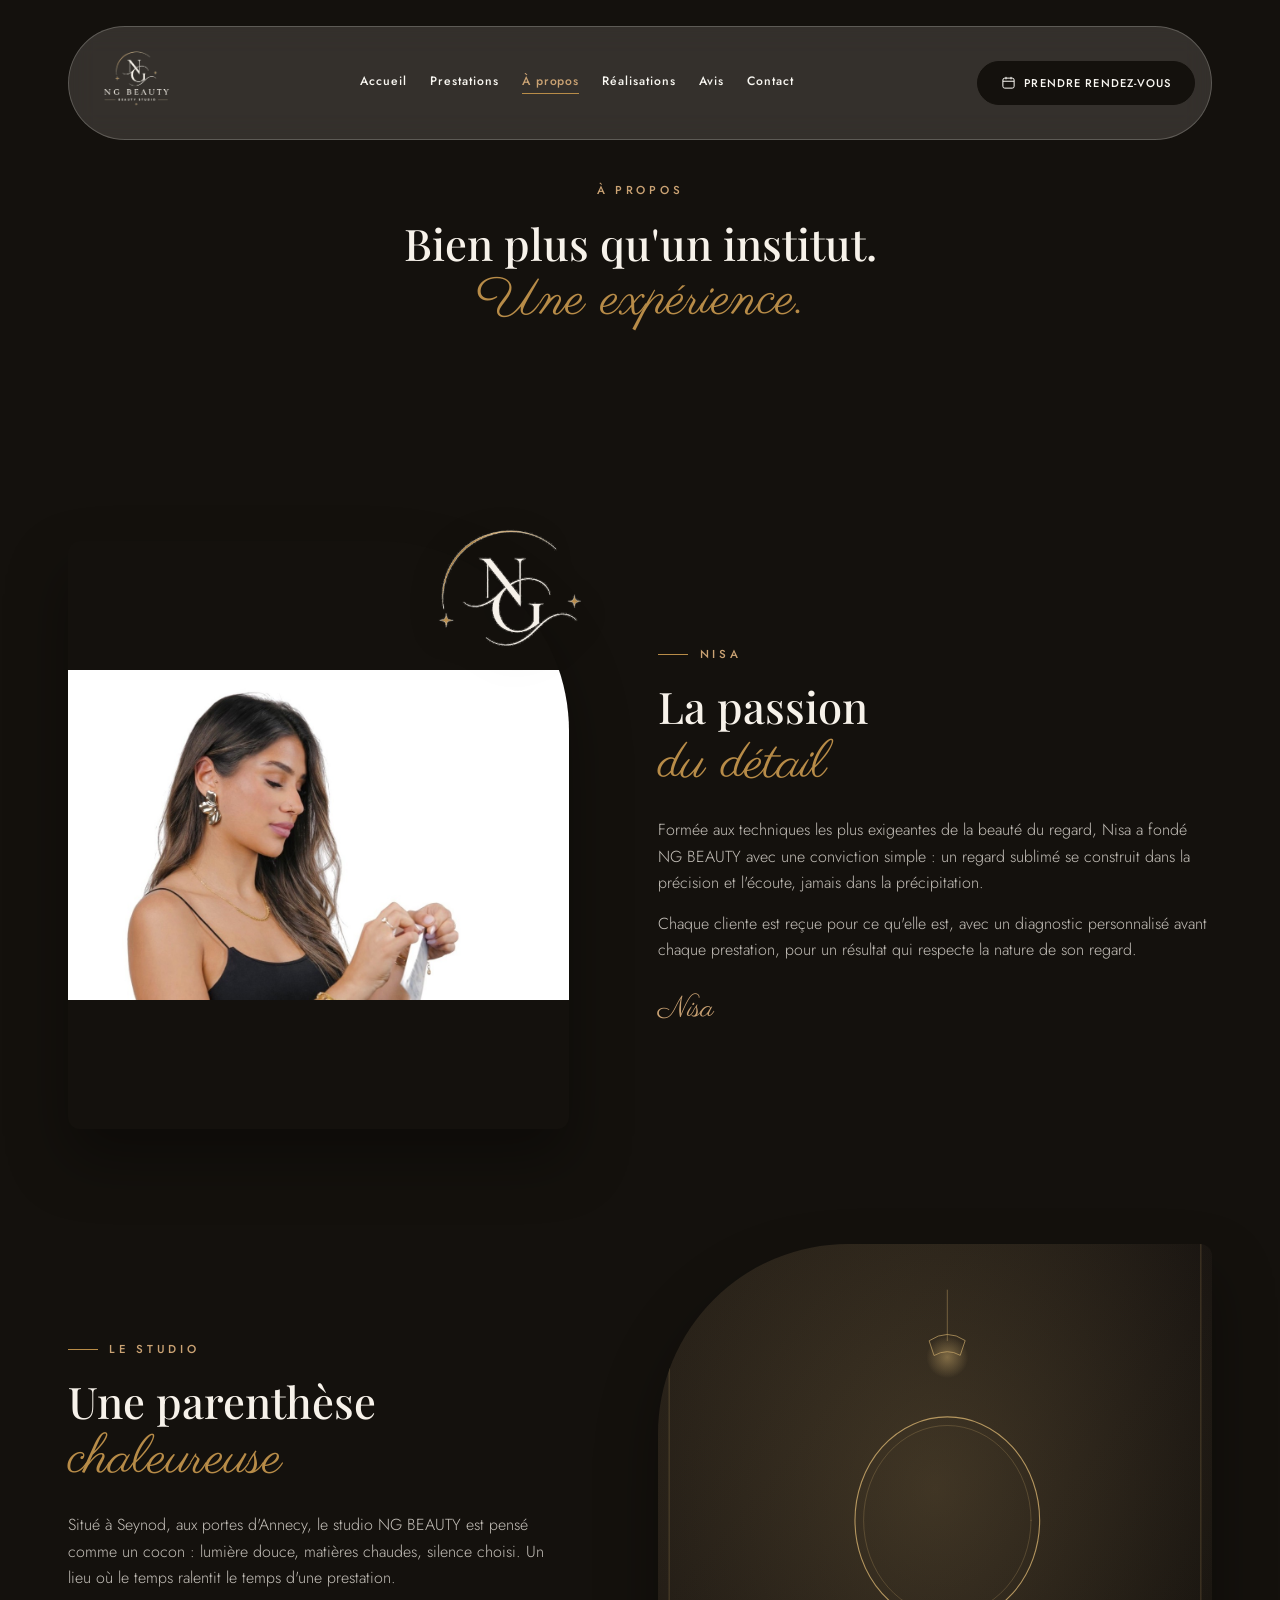
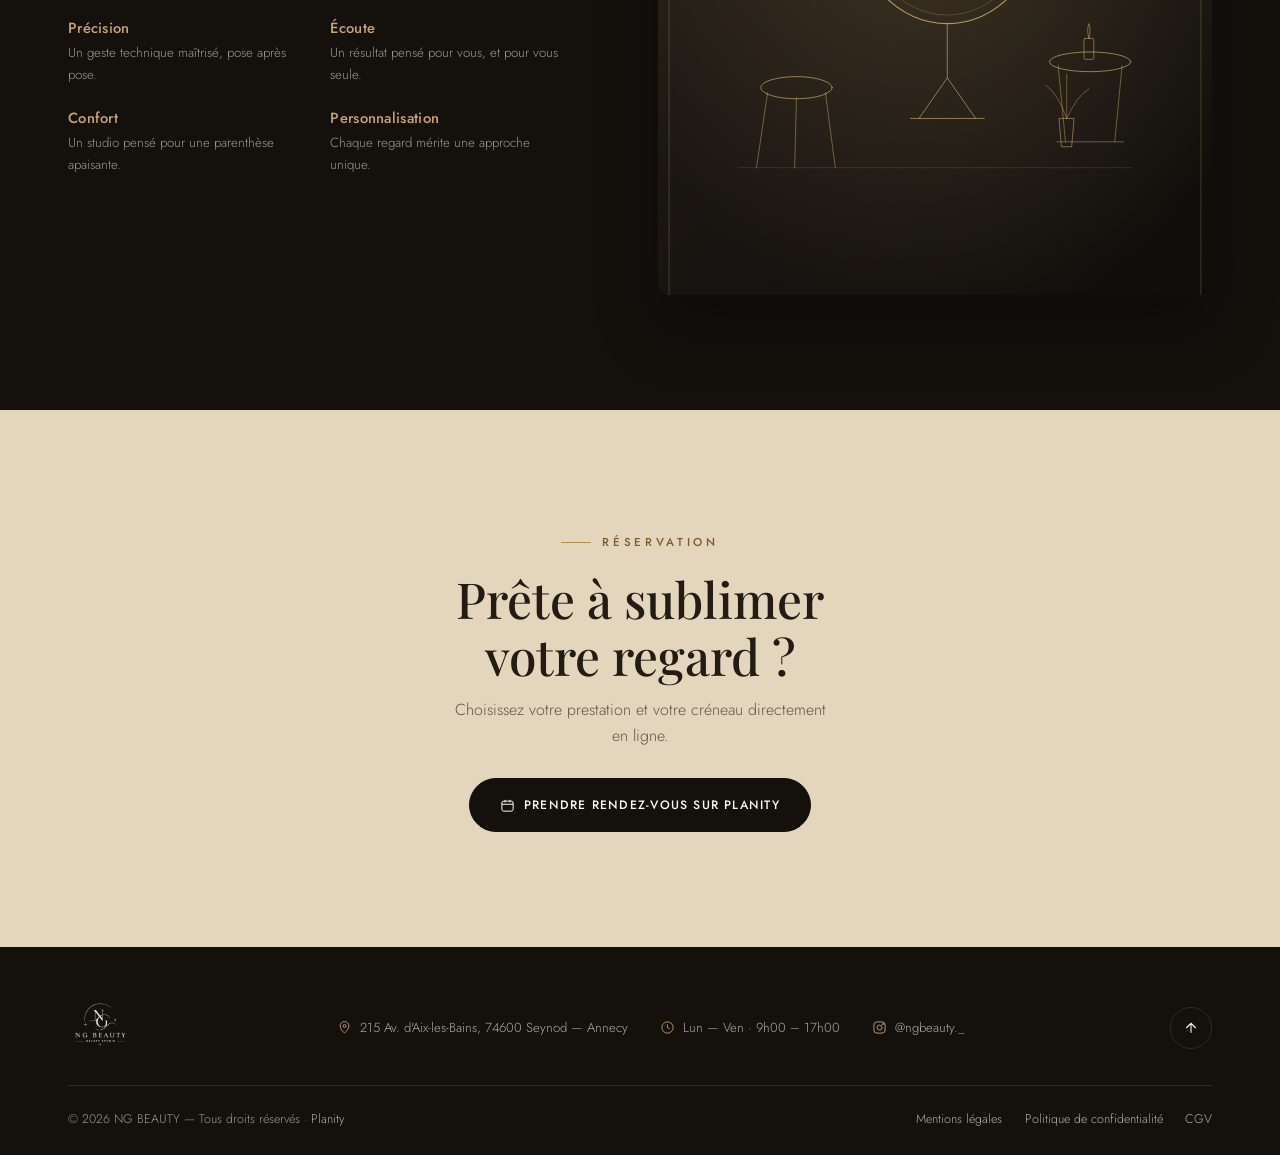
<file: about.html>
<!DOCTYPE html>
<html lang="fr">
<head>
<meta charset="UTF-8">
<meta name="viewport" content="width=device-width, initial-scale=1.0">
<title>À propos — NG BEAUTY | Beauty Studio à Annecy</title>
<meta name="description" content="Découvrez NG BEAUTY, Beauty Studio à Annecy / Seynod dédié à la beauté du regard. Passion, précision et écoute au service de votre regard.">
<link rel="canonical" href="https://www.ngbeauty-annecy.fr/about.html">
<link rel="icon" href="assets/favicon-32.png" sizes="32x32" type="image/png">
<link rel="icon" href="assets/favicon-512.png" sizes="512x512" type="image/png">
<link rel="apple-touch-icon" href="assets/apple-touch-icon.png">

<meta property="og:type" content="website">
<meta property="og:title" content="À propos — NG BEAUTY">
<meta property="og:description" content="Passion, précision et écoute au service de votre regard, à Annecy / Seynod.">
<meta property="og:image" content="assets/og-image.svg">
<meta property="og:url" content="https://www.ngbeauty-annecy.fr/about.html">
<meta name="theme-color" content="#14110d">

<link rel="preconnect" href="https://fonts.googleapis.com">
<link rel="preconnect" href="https://fonts.gstatic.com" crossorigin>
<link href="https://fonts.googleapis.com/css2?family=Jost:wght@300;400;500;600&family=Parisienne&family=Playfair+Display:ital,wght@0,500;0,600;0,700;1,500;1,600&display=swap" rel="stylesheet">

<link rel="stylesheet" href="css/style.css">
</head>
<body>

<header class="site-header" id="top">
  <div class="container">
    <div class="header-bar">
      <a href="index.html" class="brand" aria-label="NG BEAUTY — Accueil">
        <img src="assets/logo-white.png" alt="NG BEAUTY" class="logo-on-dark">
        <img src="assets/logo.png" alt="NG BEAUTY" class="logo-on-light">
      </a>
      <nav class="main-nav" aria-label="Navigation principale">
        <a href="index.html">Accueil</a>
        <a href="prestations.html">Prestations</a>
        <a href="about.html" class="active">À propos</a>
        <a href="gallery.html">Réalisations</a>
        <a href="index.html#avis">Avis</a>
        <a href="contact.html">Contact</a>
      </nav>
      <div class="header-cta">
        <a href="https://www.planity.com/ng-beauty-annecy" target="_blank" rel="noopener" class="btn btn-primary btn-pulse">
          <svg viewBox="0 0 24 24" fill="none" stroke="currentColor" stroke-width="1.6"><rect x="3" y="5" width="18" height="16" rx="3"/><path d="M3 10h18M8 3v4M16 3v4"/></svg>
          Prendre rendez-vous
        </a>
        <button class="nav-toggle" aria-label="Ouvrir le menu" aria-expanded="false">
          <span></span><span></span><span></span>
        </button>
      </div>
    </div>
  </div>
</header>

<nav class="mobile-nav" aria-label="Navigation mobile">
  <a href="index.html">Accueil</a>
  <a href="prestations.html">Prestations</a>
  <a href="about.html">À propos</a>
  <a href="gallery.html">Réalisations</a>
  <a href="index.html#avis">Avis</a>
  <a href="contact.html">Contact</a>
  <a href="https://www.planity.com/ng-beauty-annecy" target="_blank" rel="noopener" class="btn btn-primary">Prendre rendez-vous</a>
</nav>

<main>

  <section class="page-hero">
    <div class="container">
      <span class="eyebrow">À propos</span>
      <h1 class="section-title">Bien plus qu'un institut. <span class="script">Une expérience.</span></h1>
    </div>
  </section>

  <section class="about-section">
    <div class="container">
      <div class="about-grid">
        <div class="about-media reveal">
          <img src="assets/about-portrait.jpg" alt="Nisa, fondatrice de NG BEAUTY" style="object-fit: contain; background: var(--black);">
          <div class="about-badge" aria-hidden="true">
            <img src="assets/logo-mark-white.png" alt="">
          </div>
        </div>
        <div class="reveal reveal-delay-1">
          <span class="eyebrow">Nisa</span>
          <h2 class="section-title">La passion <span class="script">du détail</span></h2>
          <div class="about-text">
            <p>Formée aux techniques les plus exigeantes de la beauté du regard, Nisa a fondé NG BEAUTY avec une conviction simple : un regard sublimé se construit dans la précision et l'écoute, jamais dans la précipitation.</p>
            <p>Chaque cliente est reçue pour ce qu'elle est, avec un diagnostic personnalisé avant chaque prestation, pour un résultat qui respecte la nature de son regard.</p>
          </div>
          <p class="about-signature">Nisa</p>
        </div>
      </div>

      <div class="about-grid reverse" style="margin-top: clamp(4.5rem, 9vw, 8rem);">
        <div class="about-media reveal">
          <img src="assets/about-1.svg" alt="Le studio NG BEAUTY à Seynod">
        </div>
        <div class="reveal reveal-delay-1">
          <span class="eyebrow">Le studio</span>
          <h2 class="section-title">Une parenthèse <span class="script">chaleureuse</span></h2>
          <div class="about-text">
            <p>Situé à Seynod, aux portes d'Annecy, le studio NG BEAUTY est pensé comme un cocon : lumière douce, matières chaudes, silence choisi. Un lieu où le temps ralentit le temps d'une prestation.</p>
          </div>
          <div class="about-values">
            <div class="about-value">
              <h4>Précision</h4>
              <p>Un geste technique maîtrisé, pose après pose.</p>
            </div>
            <div class="about-value">
              <h4>Écoute</h4>
              <p>Un résultat pensé pour vous, et pour vous seule.</p>
            </div>
            <div class="about-value">
              <h4>Confort</h4>
              <p>Un studio pensé pour une parenthèse apaisante.</p>
            </div>
            <div class="about-value">
              <h4>Personnalisation</h4>
              <p>Chaque regard mérite une approche unique.</p>
            </div>
          </div>
        </div>
      </div>
    </div>
  </section>

  <section class="final-cta">
    <div class="container reveal" style="text-align:center;">
      <span class="eyebrow" style="justify-content:center;">Réservation</span>
      <h2 style="margin:0 auto 0.8rem;">Prête à sublimer votre regard ?</h2>
      <p style="margin:0 auto 1.8rem;">Choisissez votre prestation et votre créneau directement en ligne.</p>
      <a href="https://www.planity.com/ng-beauty-annecy" target="_blank" rel="noopener" class="btn btn-primary btn-pulse">
        <svg viewBox="0 0 24 24" fill="none" stroke="currentColor" stroke-width="1.6"><rect x="3" y="5" width="18" height="16" rx="3"/><path d="M3 10h18M8 3v4M16 3v4"/></svg>
        Prendre rendez-vous sur Planity
      </a>
    </div>
  </section>

</main>

<footer class="site-footer">
  <div class="container">
    <div class="footer-row">
      <div class="footer-brand">
        <img src="assets/logo-white.png" alt="NG BEAUTY">
      </div>
      <div class="footer-info">
        <span class="footer-info-item">
          <svg viewBox="0 0 24 24" fill="none" stroke-width="1.4"><path d="M12 21s7-6.2 7-11.5A7 7 0 0 0 5 9.5C5 14.8 12 21 12 21z"/><circle cx="12" cy="9.5" r="2.4"/></svg>
          215 Av. d'Aix-les-Bains, 74600 Seynod — Annecy
        </span>
        <span class="footer-info-item">
          <svg viewBox="0 0 24 24" fill="none" stroke-width="1.4"><circle cx="12" cy="12" r="9"/><path d="M12 7v5l3.5 2"/></svg>
          Lun — Ven · 9h00 – 17h00
        </span>
        <a href="https://www.instagram.com/ngbeauty._/" target="_blank" rel="noopener" class="footer-info-item">
          <svg viewBox="0 0 24 24" fill="none" stroke-width="1.4"><rect x="3" y="3" width="18" height="18" rx="5"/><circle cx="12" cy="12" r="4"/><circle cx="17.5" cy="6.5" r="1"/></svg>
          @ngbeauty._
        </a>
      </div>
      <a href="#top" class="back-to-top" aria-label="Retour en haut de page">
        <svg viewBox="0 0 24 24" fill="none" stroke="currentColor" stroke-width="1.6"><path d="M12 19V5M5 12l7-7 7 7"/></svg>
      </a>
    </div>
    <div class="footer-bottom">
      <p>&copy; <span data-year></span> NG BEAUTY — Tous droits réservés · <a href="https://www.planity.com/ng-beauty-annecy" target="_blank" rel="noopener">Planity</a></p>
      <div class="footer-legal-links">
        <a href="legal.html">Mentions légales</a>
        <a href="privacy.html">Politique de confidentialité</a>
        <a href="cgv.html">CGV</a>
      </div>
    </div>
  </div>
</footer>

<script src="js/script.js"></script>
</body>
</html>
</file>
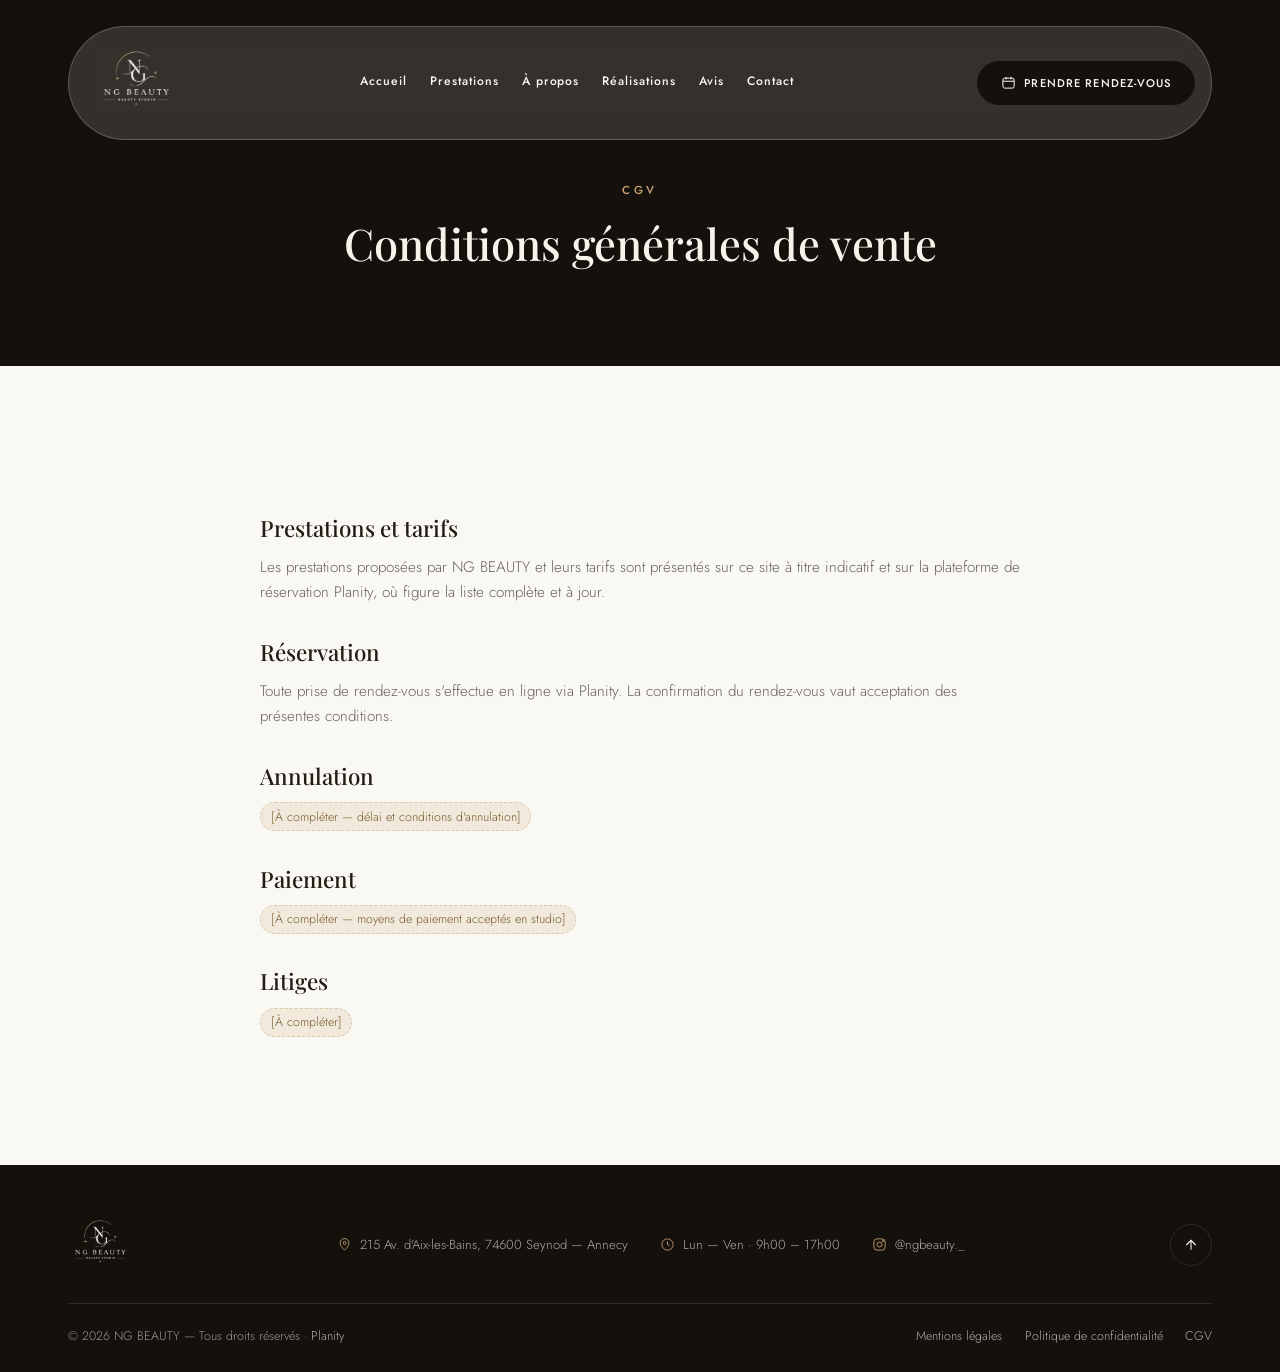
<file: cgv.html>
<!DOCTYPE html>
<html lang="fr">
<head>
<meta charset="UTF-8">
<meta name="viewport" content="width=device-width, initial-scale=1.0">
<title>Conditions générales de vente — NG BEAUTY</title>
<meta name="description" content="Conditions générales de vente du site NG BEAUTY.">
<link rel="canonical" href="https://www.ngbeauty-annecy.fr/cgv.html">
<link rel="icon" href="assets/favicon-32.png" sizes="32x32" type="image/png">
<link rel="icon" href="assets/favicon-512.png" sizes="512x512" type="image/png">
<link rel="apple-touch-icon" href="assets/apple-touch-icon.png">
<meta name="robots" content="noindex">
<meta name="theme-color" content="#14110d">

<link rel="preconnect" href="https://fonts.googleapis.com">
<link rel="preconnect" href="https://fonts.gstatic.com" crossorigin>
<link href="https://fonts.googleapis.com/css2?family=Jost:wght@300;400;500;600&family=Parisienne&family=Playfair+Display:ital,wght@0,500;0,600;0,700;1,500;1,600&display=swap" rel="stylesheet">

<link rel="stylesheet" href="css/style.css">
</head>
<body>

<header class="site-header" id="top">
  <div class="container">
    <div class="header-bar">
      <a href="index.html" class="brand" aria-label="NG BEAUTY — Accueil">
        <img src="assets/logo-white.png" alt="NG BEAUTY" class="logo-on-dark">
        <img src="assets/logo.png" alt="NG BEAUTY" class="logo-on-light">
      </a>
      <nav class="main-nav" aria-label="Navigation principale">
        <a href="index.html">Accueil</a>
        <a href="prestations.html">Prestations</a>
        <a href="about.html">À propos</a>
        <a href="gallery.html">Réalisations</a>
        <a href="index.html#avis">Avis</a>
        <a href="contact.html">Contact</a>
      </nav>
      <div class="header-cta">
        <a href="https://www.planity.com/ng-beauty-annecy" target="_blank" rel="noopener" class="btn btn-primary btn-pulse">
          <svg viewBox="0 0 24 24" fill="none" stroke="currentColor" stroke-width="1.6"><rect x="3" y="5" width="18" height="16" rx="3"/><path d="M3 10h18M8 3v4M16 3v4"/></svg>
          Prendre rendez-vous
        </a>
        <button class="nav-toggle" aria-label="Ouvrir le menu" aria-expanded="false">
          <span></span><span></span><span></span>
        </button>
      </div>
    </div>
  </div>
</header>

<nav class="mobile-nav" aria-label="Navigation mobile">
  <a href="index.html">Accueil</a>
  <a href="prestations.html">Prestations</a>
  <a href="about.html">À propos</a>
  <a href="gallery.html">Réalisations</a>
  <a href="index.html#avis">Avis</a>
  <a href="contact.html">Contact</a>
  <a href="https://www.planity.com/ng-beauty-annecy" target="_blank" rel="noopener" class="btn btn-primary">Prendre rendez-vous</a>
</nav>

<main>
  <section class="page-hero">
    <div class="container">
      <span class="eyebrow">CGV</span>
      <h1 class="section-title">Conditions générales de vente</h1>
    </div>
  </section>

  <section>
    <div class="container">
      <div class="legal-content reveal">
        <h2>Prestations et tarifs</h2>
        <p>Les prestations proposées par NG BEAUTY et leurs tarifs sont présentés sur ce site à titre indicatif et sur la plateforme de réservation Planity, où figure la liste complète et à jour.</p>

        <h2>Réservation</h2>
        <p>Toute prise de rendez-vous s'effectue en ligne via Planity. La confirmation du rendez-vous vaut acceptation des présentes conditions.</p>

        <h2>Annulation</h2>
        <p><span class="placeholder-note">[À compléter — délai et conditions d'annulation]</span></p>

        <h2>Paiement</h2>
        <p><span class="placeholder-note">[À compléter — moyens de paiement acceptés en studio]</span></p>

        <h2>Litiges</h2>
        <p><span class="placeholder-note">[À compléter]</span></p>
      </div>
    </div>
  </section>
</main>

<footer class="site-footer">
  <div class="container">
    <div class="footer-row">
      <div class="footer-brand">
        <img src="assets/logo-white.png" alt="NG BEAUTY">
      </div>
      <div class="footer-info">
        <span class="footer-info-item">
          <svg viewBox="0 0 24 24" fill="none" stroke-width="1.4"><path d="M12 21s7-6.2 7-11.5A7 7 0 0 0 5 9.5C5 14.8 12 21 12 21z"/><circle cx="12" cy="9.5" r="2.4"/></svg>
          215 Av. d'Aix-les-Bains, 74600 Seynod — Annecy
        </span>
        <span class="footer-info-item">
          <svg viewBox="0 0 24 24" fill="none" stroke-width="1.4"><circle cx="12" cy="12" r="9"/><path d="M12 7v5l3.5 2"/></svg>
          Lun — Ven · 9h00 – 17h00
        </span>
        <a href="https://www.instagram.com/ngbeauty._/" target="_blank" rel="noopener" class="footer-info-item">
          <svg viewBox="0 0 24 24" fill="none" stroke-width="1.4"><rect x="3" y="3" width="18" height="18" rx="5"/><circle cx="12" cy="12" r="4"/><circle cx="17.5" cy="6.5" r="1"/></svg>
          @ngbeauty._
        </a>
      </div>
      <a href="#top" class="back-to-top" aria-label="Retour en haut de page">
        <svg viewBox="0 0 24 24" fill="none" stroke="currentColor" stroke-width="1.6"><path d="M12 19V5M5 12l7-7 7 7"/></svg>
      </a>
    </div>
    <div class="footer-bottom">
      <p>&copy; <span data-year></span> NG BEAUTY — Tous droits réservés · <a href="https://www.planity.com/ng-beauty-annecy" target="_blank" rel="noopener">Planity</a></p>
      <div class="footer-legal-links">
        <a href="legal.html">Mentions légales</a>
        <a href="privacy.html">Politique de confidentialité</a>
        <a href="cgv.html">CGV</a>
      </div>
    </div>
  </div>
</footer>

<script src="js/script.js"></script>
</body>
</html>
</file>
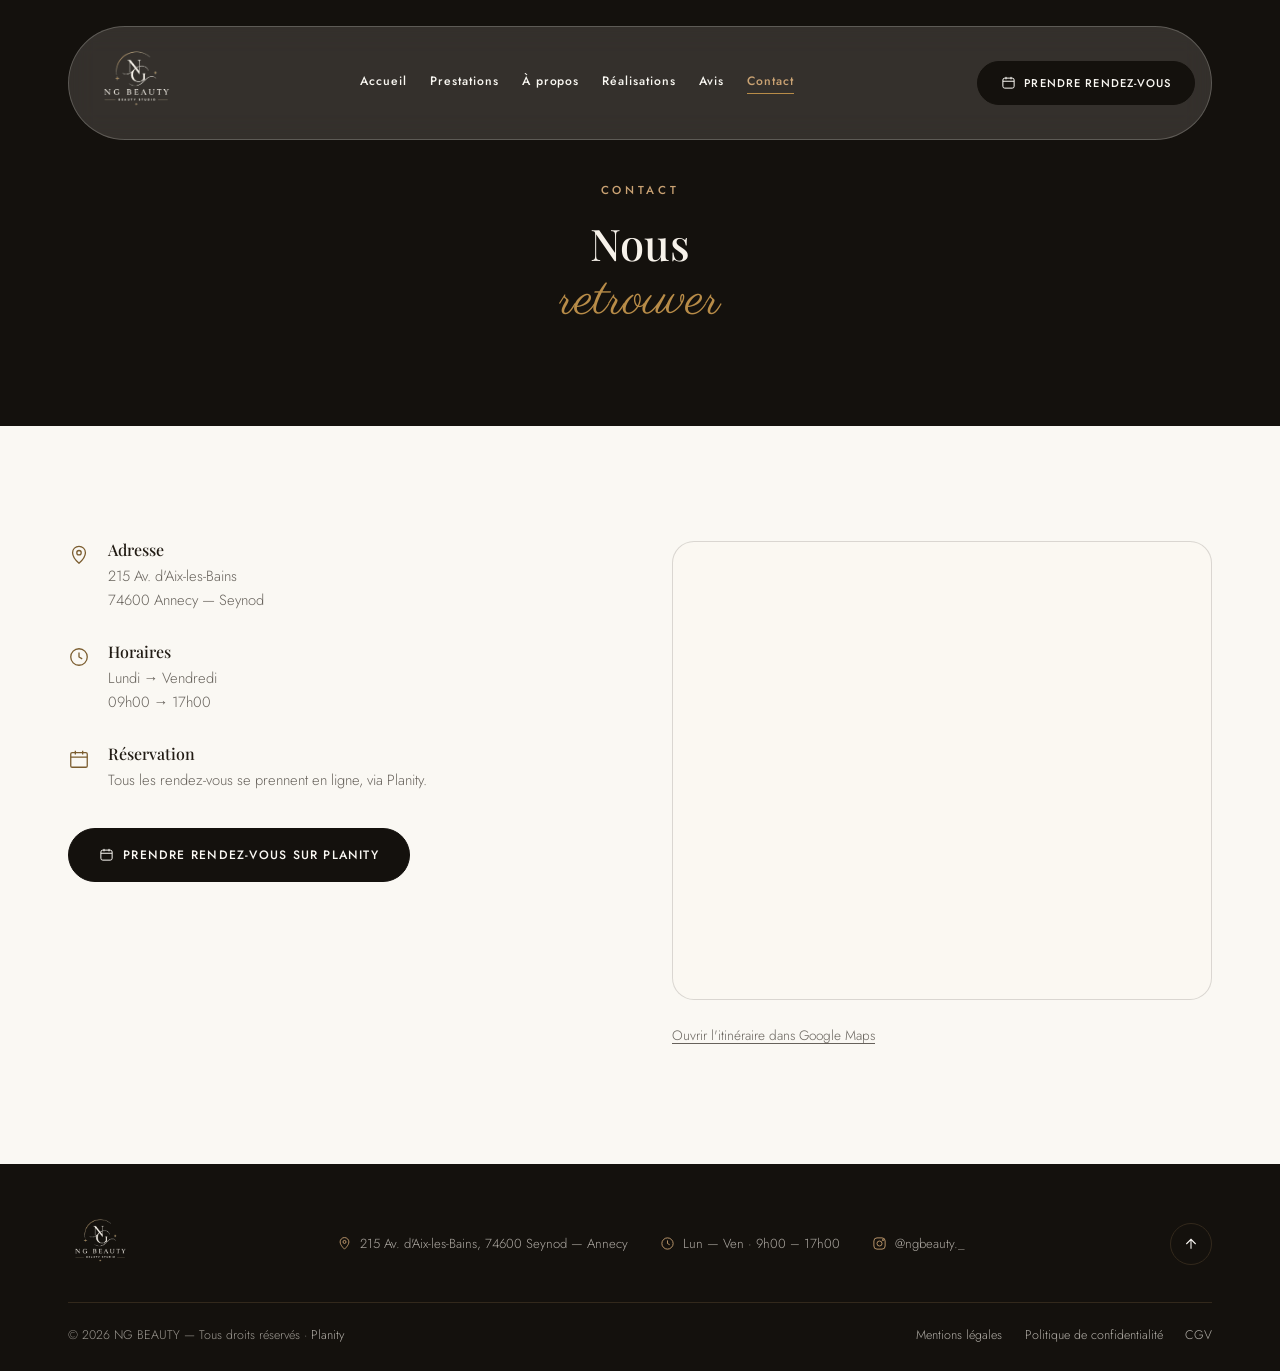
<file: contact.html>
<!DOCTYPE html>
<html lang="fr">
<head>
<meta charset="UTF-8">
<meta name="viewport" content="width=device-width, initial-scale=1.0">
<title>Contact — NG BEAUTY | Seynod / Annecy</title>
<meta name="description" content="NG BEAUTY, 215 avenue d'Aix-les-Bains, 74600 Annecy — Seynod. Horaires, localisation et réservation en ligne sur Planity.">
<link rel="canonical" href="https://www.ngbeauty-annecy.fr/contact.html">
<link rel="icon" href="assets/favicon-32.png" sizes="32x32" type="image/png">
<link rel="icon" href="assets/favicon-512.png" sizes="512x512" type="image/png">
<link rel="apple-touch-icon" href="assets/apple-touch-icon.png">

<meta property="og:type" content="website">
<meta property="og:title" content="Contact — NG BEAUTY">
<meta property="og:description" content="215 avenue d'Aix-les-Bains, 74600 Annecy — Seynod. Horaires et réservation en ligne sur Planity.">
<meta property="og:image" content="assets/og-image.svg">
<meta property="og:url" content="https://www.ngbeauty-annecy.fr/contact.html">
<meta name="theme-color" content="#14110d">

<link rel="preconnect" href="https://fonts.googleapis.com">
<link rel="preconnect" href="https://fonts.gstatic.com" crossorigin>
<link href="https://fonts.googleapis.com/css2?family=Jost:wght@300;400;500;600&family=Parisienne&family=Playfair+Display:ital,wght@0,500;0,600;0,700;1,500;1,600&display=swap" rel="stylesheet">

<link rel="stylesheet" href="css/style.css">
</head>
<body>

<header class="site-header" id="top">
  <div class="container">
    <div class="header-bar">
      <a href="index.html" class="brand" aria-label="NG BEAUTY — Accueil">
        <img src="assets/logo-white.png" alt="NG BEAUTY" class="logo-on-dark">
        <img src="assets/logo.png" alt="NG BEAUTY" class="logo-on-light">
      </a>
      <nav class="main-nav" aria-label="Navigation principale">
        <a href="index.html">Accueil</a>
        <a href="prestations.html">Prestations</a>
        <a href="about.html">À propos</a>
        <a href="gallery.html">Réalisations</a>
        <a href="index.html#avis">Avis</a>
        <a href="contact.html" class="active">Contact</a>
      </nav>
      <div class="header-cta">
        <a href="https://www.planity.com/ng-beauty-annecy" target="_blank" rel="noopener" class="btn btn-primary btn-pulse">
          <svg viewBox="0 0 24 24" fill="none" stroke="currentColor" stroke-width="1.6"><rect x="3" y="5" width="18" height="16" rx="3"/><path d="M3 10h18M8 3v4M16 3v4"/></svg>
          Prendre rendez-vous
        </a>
        <button class="nav-toggle" aria-label="Ouvrir le menu" aria-expanded="false">
          <span></span><span></span><span></span>
        </button>
      </div>
    </div>
  </div>
</header>

<nav class="mobile-nav" aria-label="Navigation mobile">
  <a href="index.html">Accueil</a>
  <a href="prestations.html">Prestations</a>
  <a href="about.html">À propos</a>
  <a href="gallery.html">Réalisations</a>
  <a href="index.html#avis">Avis</a>
  <a href="contact.html">Contact</a>
  <a href="https://www.planity.com/ng-beauty-annecy" target="_blank" rel="noopener" class="btn btn-primary">Prendre rendez-vous</a>
</nav>

<main>

  <section class="page-hero">
    <div class="container">
      <span class="eyebrow">Contact</span>
      <h1 class="section-title">Nous <span class="script">retrouver</span></h1>
    </div>
  </section>

  <section class="contact-section">
    <div class="container">
      <div class="contact-grid">
        <div class="reveal">
          <div class="contact-info-list">
            <div class="contact-info-item">
              <svg viewBox="0 0 24 24" fill="none" stroke-width="1.4"><path d="M12 21s7-6.2 7-11.5A7 7 0 0 0 5 9.5C5 14.8 12 21 12 21z"/><circle cx="12" cy="9.5" r="2.4"/></svg>
              <div>
                <h3>Adresse</h3>
                <p>215 Av. d'Aix-les-Bains<br>74600 Annecy — Seynod</p>
              </div>
            </div>
            <div class="contact-info-item">
              <svg viewBox="0 0 24 24" fill="none" stroke-width="1.4"><circle cx="12" cy="12" r="9"/><path d="M12 7v5l3.5 2"/></svg>
              <div>
                <h3>Horaires</h3>
                <p>Lundi → Vendredi<br>09h00 → 17h00</p>
              </div>
            </div>
            <div class="contact-info-item">
              <svg viewBox="0 0 24 24" fill="none" stroke-width="1.4"><rect x="3" y="5" width="18" height="16" rx="1.5"/><path d="M3 10h18M8 3v4M16 3v4"/></svg>
              <div>
                <h3>Réservation</h3>
                <p>Tous les rendez-vous se prennent en ligne, via Planity.</p>
              </div>
            </div>
          </div>
          <a href="https://www.planity.com/ng-beauty-annecy" target="_blank" rel="noopener" class="btn btn-primary btn-pulse">
            <svg viewBox="0 0 24 24" fill="none" stroke="currentColor" stroke-width="1.6"><rect x="3" y="5" width="18" height="16" rx="3"/><path d="M3 10h18M8 3v4M16 3v4"/></svg>
            Prendre rendez-vous sur Planity
          </a>
        </div>

        <div class="reveal reveal-delay-1">
          <iframe class="map-frame" title="Localisation NG BEAUTY — Seynod / Annecy"
            src="https://www.openstreetmap.org/export/embed.html?bbox=6.1025%2C45.8786%2C6.1425%2C45.8986&layer=mapnik&marker=45.8886%2C6.1225"
            loading="lazy"></iframe>
          <a href="https://www.google.com/maps/search/?api=1&query=215+avenue+d%27Aix-les-Bains%2C+74600+Annecy" target="_blank" rel="noopener" class="map-link">Ouvrir l'itinéraire dans Google Maps</a>
        </div>
      </div>
    </div>
  </section>

</main>

<footer class="site-footer">
  <div class="container">
    <div class="footer-row">
      <div class="footer-brand">
        <img src="assets/logo-white.png" alt="NG BEAUTY">
      </div>
      <div class="footer-info">
        <span class="footer-info-item">
          <svg viewBox="0 0 24 24" fill="none" stroke-width="1.4"><path d="M12 21s7-6.2 7-11.5A7 7 0 0 0 5 9.5C5 14.8 12 21 12 21z"/><circle cx="12" cy="9.5" r="2.4"/></svg>
          215 Av. d'Aix-les-Bains, 74600 Seynod — Annecy
        </span>
        <span class="footer-info-item">
          <svg viewBox="0 0 24 24" fill="none" stroke-width="1.4"><circle cx="12" cy="12" r="9"/><path d="M12 7v5l3.5 2"/></svg>
          Lun — Ven · 9h00 – 17h00
        </span>
        <a href="https://www.instagram.com/ngbeauty._/" target="_blank" rel="noopener" class="footer-info-item">
          <svg viewBox="0 0 24 24" fill="none" stroke-width="1.4"><rect x="3" y="3" width="18" height="18" rx="5"/><circle cx="12" cy="12" r="4"/><circle cx="17.5" cy="6.5" r="1"/></svg>
          @ngbeauty._
        </a>
      </div>
      <a href="#top" class="back-to-top" aria-label="Retour en haut de page">
        <svg viewBox="0 0 24 24" fill="none" stroke="currentColor" stroke-width="1.6"><path d="M12 19V5M5 12l7-7 7 7"/></svg>
      </a>
    </div>
    <div class="footer-bottom">
      <p>&copy; <span data-year></span> NG BEAUTY — Tous droits réservés · <a href="https://www.planity.com/ng-beauty-annecy" target="_blank" rel="noopener">Planity</a></p>
      <div class="footer-legal-links">
        <a href="legal.html">Mentions légales</a>
        <a href="privacy.html">Politique de confidentialité</a>
        <a href="cgv.html">CGV</a>
      </div>
    </div>
  </div>
</footer>

<script src="js/script.js"></script>
</body>
</html>
</file>
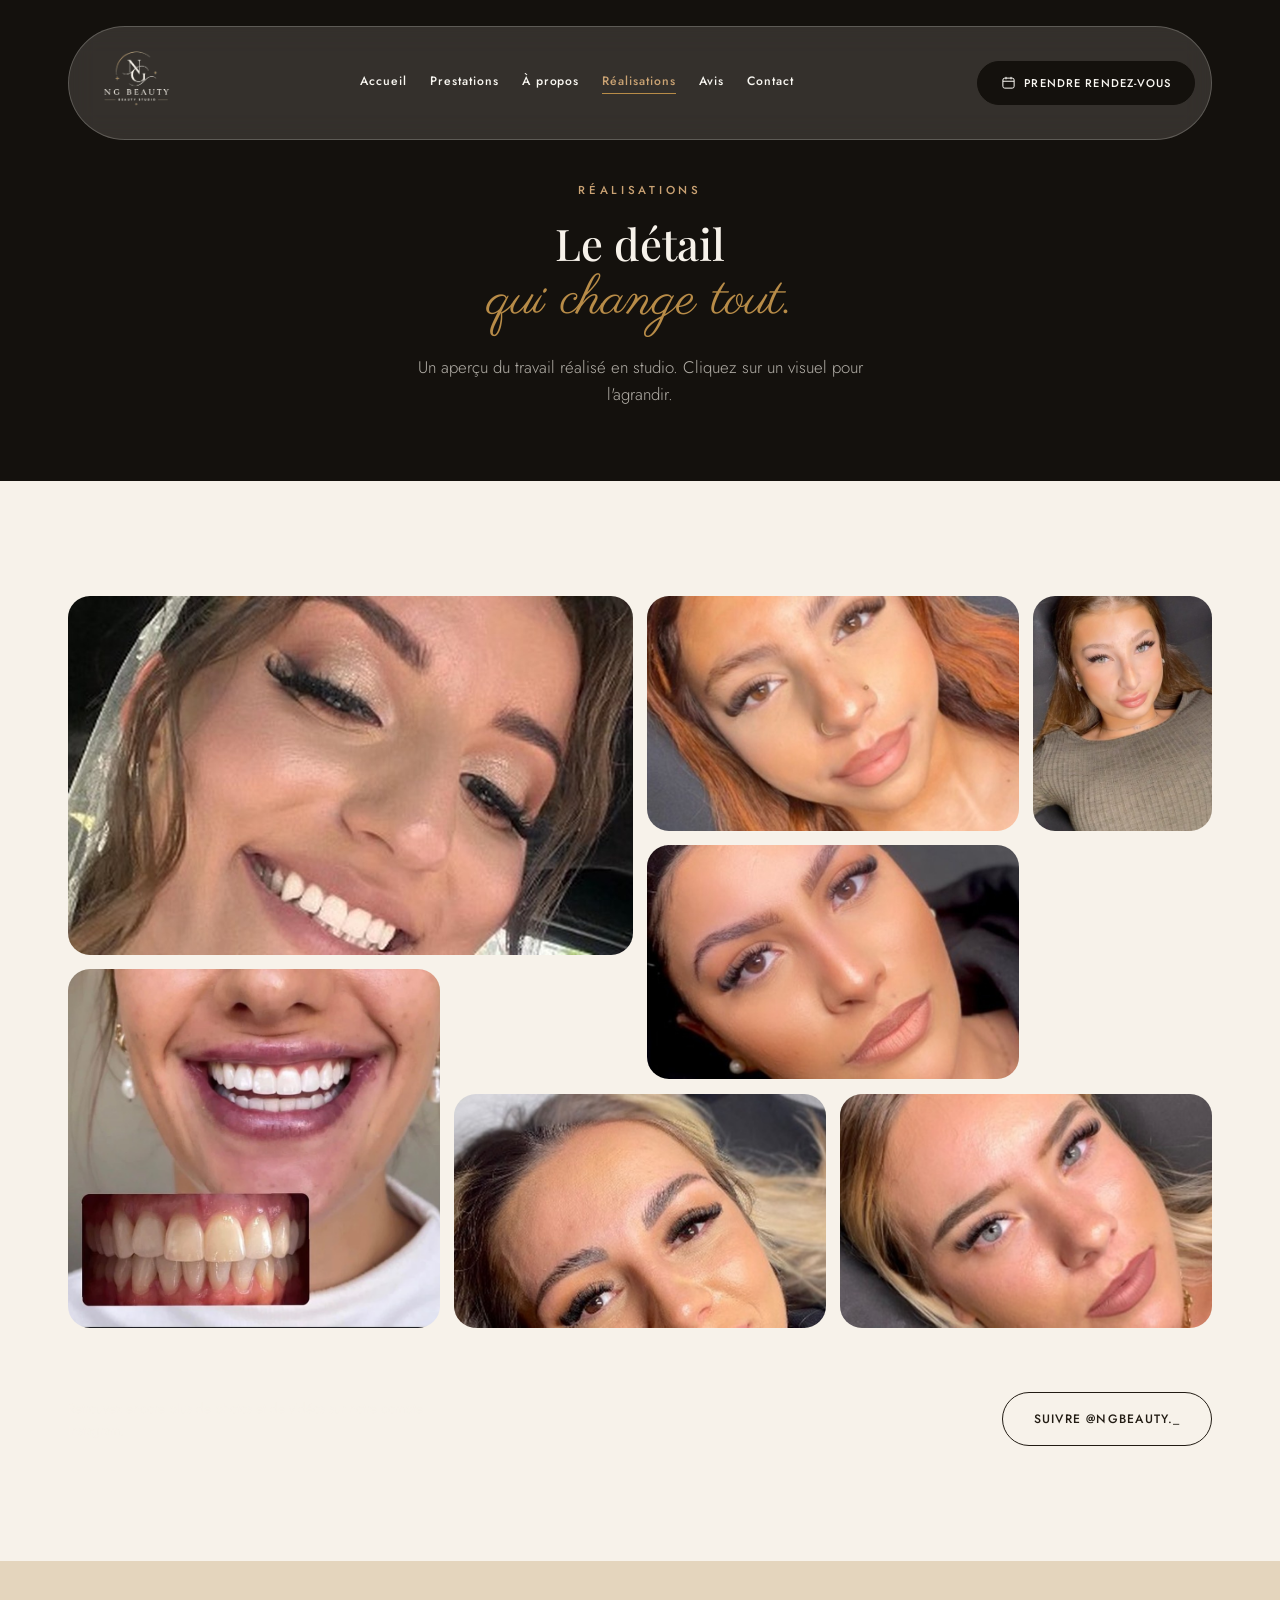
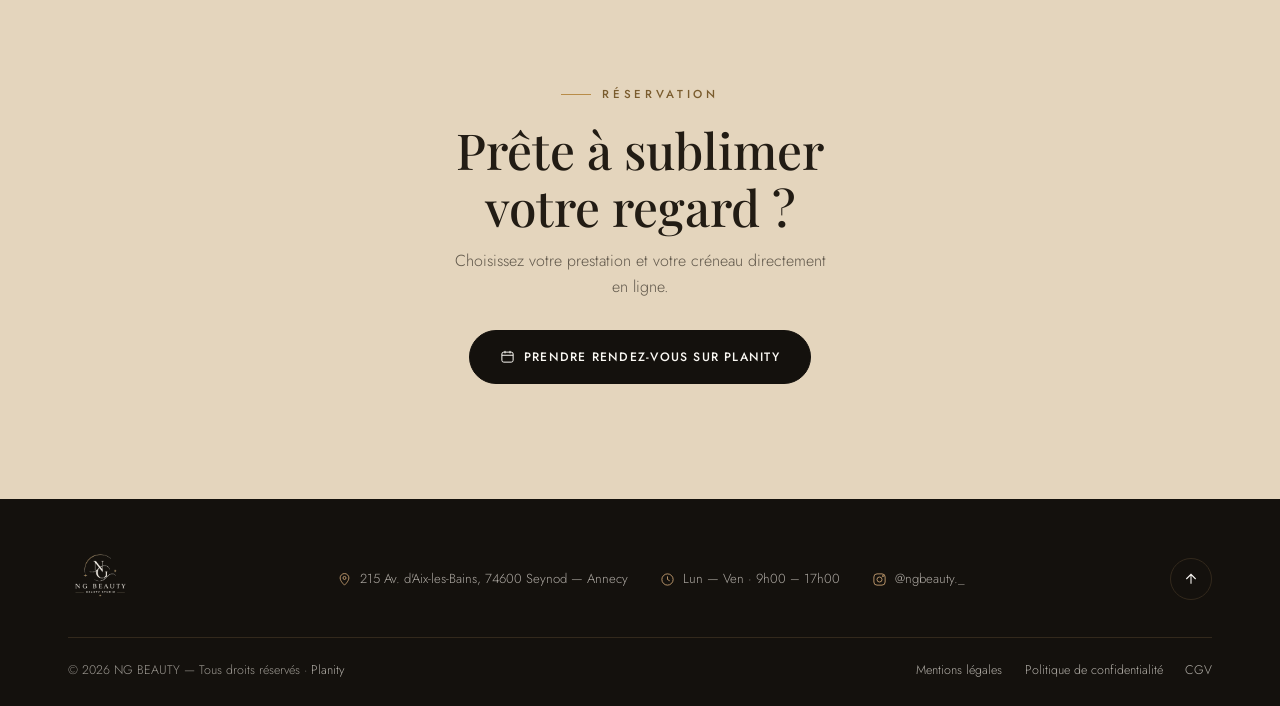
<file: gallery.html>
<!DOCTYPE html>
<html lang="fr">
<head>
<meta charset="UTF-8">
<meta name="viewport" content="width=device-width, initial-scale=1.0">
<title>Réalisations — NG BEAUTY | Annecy</title>
<meta name="description" content="Découvrez les réalisations NG BEAUTY : extensions de cils, volumes russes, rehaussements et blanchiment dentaire à Annecy / Seynod.">
<link rel="canonical" href="https://www.ngbeauty-annecy.fr/gallery.html">
<link rel="icon" href="assets/favicon-32.png" sizes="32x32" type="image/png">
<link rel="icon" href="assets/favicon-512.png" sizes="512x512" type="image/png">
<link rel="apple-touch-icon" href="assets/apple-touch-icon.png">

<meta property="og:type" content="website">
<meta property="og:title" content="Réalisations — NG BEAUTY">
<meta property="og:description" content="Extensions de cils, volumes russes, rehaussements et blanchiment dentaire à Annecy / Seynod.">
<meta property="og:image" content="assets/og-image.svg">
<meta property="og:url" content="https://www.ngbeauty-annecy.fr/gallery.html">
<meta name="theme-color" content="#14110d">

<link rel="preconnect" href="https://fonts.googleapis.com">
<link rel="preconnect" href="https://fonts.gstatic.com" crossorigin>
<link href="https://fonts.googleapis.com/css2?family=Jost:wght@300;400;500;600&family=Parisienne&family=Playfair+Display:ital,wght@0,500;0,600;0,700;1,500;1,600&display=swap" rel="stylesheet">

<link rel="stylesheet" href="css/style.css">
</head>
<body>

<header class="site-header" id="top">
  <div class="container">
    <div class="header-bar">
      <a href="index.html" class="brand" aria-label="NG BEAUTY — Accueil">
        <img src="assets/logo-white.png" alt="NG BEAUTY" class="logo-on-dark">
        <img src="assets/logo.png" alt="NG BEAUTY" class="logo-on-light">
      </a>
      <nav class="main-nav" aria-label="Navigation principale">
        <a href="index.html">Accueil</a>
        <a href="prestations.html">Prestations</a>
        <a href="about.html">À propos</a>
        <a href="gallery.html" class="active">Réalisations</a>
        <a href="index.html#avis">Avis</a>
        <a href="contact.html">Contact</a>
      </nav>
      <div class="header-cta">
        <a href="https://www.planity.com/ng-beauty-annecy" target="_blank" rel="noopener" class="btn btn-primary btn-pulse">
          <svg viewBox="0 0 24 24" fill="none" stroke="currentColor" stroke-width="1.6"><rect x="3" y="5" width="18" height="16" rx="3"/><path d="M3 10h18M8 3v4M16 3v4"/></svg>
          Prendre rendez-vous
        </a>
        <button class="nav-toggle" aria-label="Ouvrir le menu" aria-expanded="false">
          <span></span><span></span><span></span>
        </button>
      </div>
    </div>
  </div>
</header>

<nav class="mobile-nav" aria-label="Navigation mobile">
  <a href="index.html">Accueil</a>
  <a href="prestations.html">Prestations</a>
  <a href="about.html">À propos</a>
  <a href="gallery.html">Réalisations</a>
  <a href="index.html#avis">Avis</a>
  <a href="contact.html">Contact</a>
  <a href="https://www.planity.com/ng-beauty-annecy" target="_blank" rel="noopener" class="btn btn-primary">Prendre rendez-vous</a>
</nav>

<main>

  <section class="page-hero">
    <div class="container">
      <span class="eyebrow">Réalisations</span>
      <h1 class="section-title">Le détail <span class="script">qui change tout.</span></h1>
      <p class="section-lead" style="margin:0 auto;">Un aperçu du travail réalisé en studio. Cliquez sur un visuel pour l'agrandir.</p>
    </div>
  </section>

  <section class="gallery-section">
    <div class="container">
      <div class="mosaic reveal">
        <div class="mosaic-item item-a" data-lightbox="image" data-src="assets/realisation-01.jpg" data-alt="Sourire client NG BEAUTY">
          <img src="assets/realisation-01.jpg" alt="Sourire client NG BEAUTY" loading="lazy">
          <span class="mosaic-zoom"><svg viewBox="0 0 24 24" fill="none" stroke="currentColor" stroke-width="1.5"><path d="M15 3h6v6M9 21H3v-6M21 3l-7 7M3 21l7-7"/></svg></span>
        </div>
        <div class="mosaic-item item-b" data-lightbox="image" data-src="assets/realisation-02.jpg" data-alt="Extensions de cils, regard client NG BEAUTY">
          <img src="assets/realisation-02.jpg" alt="Extensions de cils, regard client NG BEAUTY" loading="lazy">
          <span class="mosaic-zoom"><svg viewBox="0 0 24 24" fill="none" stroke="currentColor" stroke-width="1.5"><path d="M15 3h6v6M9 21H3v-6M21 3l-7 7M3 21l7-7"/></svg></span>
        </div>
        <div class="mosaic-item item-c" data-lightbox="image" data-src="assets/realisation-03.jpg" data-alt="Extensions de cils, regard client NG BEAUTY">
          <img src="assets/realisation-03.jpg" alt="Extensions de cils, regard client NG BEAUTY" loading="lazy">
          <span class="mosaic-zoom"><svg viewBox="0 0 24 24" fill="none" stroke="currentColor" stroke-width="1.5"><path d="M15 3h6v6M9 21H3v-6M21 3l-7 7M3 21l7-7"/></svg></span>
        </div>
        <div class="mosaic-item item-d" data-lightbox="image" data-src="assets/realisation-04.jpg" data-alt="Extensions de cils, regard client NG BEAUTY">
          <img src="assets/realisation-04.jpg" alt="Extensions de cils, regard client NG BEAUTY" loading="lazy">
          <span class="mosaic-zoom"><svg viewBox="0 0 24 24" fill="none" stroke="currentColor" stroke-width="1.5"><path d="M15 3h6v6M9 21H3v-6M21 3l-7 7M3 21l7-7"/></svg></span>
        </div>
        <div class="mosaic-item item-e" data-lightbox="image" data-src="assets/realisation-05.jpg" data-alt="Sourire avant/après blanchiment dentaire, client NG BEAUTY">
          <img src="assets/realisation-05.jpg" alt="Sourire avant/après blanchiment dentaire, client NG BEAUTY" loading="lazy">
          <span class="mosaic-zoom"><svg viewBox="0 0 24 24" fill="none" stroke="currentColor" stroke-width="1.5"><path d="M15 3h6v6M9 21H3v-6M21 3l-7 7M3 21l7-7"/></svg></span>
        </div>
        <div class="mosaic-item item-f" data-lightbox="image" data-src="assets/realisation-06.jpg" data-alt="Extensions de cils, regard client NG BEAUTY">
          <img src="assets/realisation-06.jpg" alt="Extensions de cils, regard client NG BEAUTY" loading="lazy">
          <span class="mosaic-zoom"><svg viewBox="0 0 24 24" fill="none" stroke="currentColor" stroke-width="1.5"><path d="M15 3h6v6M9 21H3v-6M21 3l-7 7M3 21l7-7"/></svg></span>
        </div>
        <div class="mosaic-item item-g" data-lightbox="image" data-src="assets/realisation-07.jpg" data-alt="Extensions de cils, regard client NG BEAUTY">
          <img src="assets/realisation-07.jpg" alt="Extensions de cils, regard client NG BEAUTY" loading="lazy">
          <span class="mosaic-zoom"><svg viewBox="0 0 24 24" fill="none" stroke="currentColor" stroke-width="1.5"><path d="M15 3h6v6M9 21H3v-6M21 3l-7 7M3 21l7-7"/></svg></span>
        </div>
      </div>

      <div class="gallery-footer reveal">
        <p class="prestations-note">Retrouvez encore plus de photos et de vidéos sur notre compte Instagram.</p>
        <a href="https://www.instagram.com/ngbeauty._/" target="_blank" rel="noopener" class="btn btn-outline">Suivre @ngbeauty._</a>
      </div>
    </div>
  </section>

  <section class="final-cta">
    <div class="container reveal" style="text-align:center;">
      <span class="eyebrow" style="justify-content:center;">Réservation</span>
      <h2 style="margin:0 auto 0.8rem;">Prête à sublimer votre regard ?</h2>
      <p style="margin:0 auto 1.8rem;">Choisissez votre prestation et votre créneau directement en ligne.</p>
      <a href="https://www.planity.com/ng-beauty-annecy" target="_blank" rel="noopener" class="btn btn-primary btn-pulse">
        <svg viewBox="0 0 24 24" fill="none" stroke="currentColor" stroke-width="1.6"><rect x="3" y="5" width="18" height="16" rx="3"/><path d="M3 10h18M8 3v4M16 3v4"/></svg>
        Prendre rendez-vous sur Planity
      </a>
    </div>
  </section>

</main>

<footer class="site-footer">
  <div class="container">
    <div class="footer-row">
      <div class="footer-brand">
        <img src="assets/logo-white.png" alt="NG BEAUTY">
      </div>
      <div class="footer-info">
        <span class="footer-info-item">
          <svg viewBox="0 0 24 24" fill="none" stroke-width="1.4"><path d="M12 21s7-6.2 7-11.5A7 7 0 0 0 5 9.5C5 14.8 12 21 12 21z"/><circle cx="12" cy="9.5" r="2.4"/></svg>
          215 Av. d'Aix-les-Bains, 74600 Seynod — Annecy
        </span>
        <span class="footer-info-item">
          <svg viewBox="0 0 24 24" fill="none" stroke-width="1.4"><circle cx="12" cy="12" r="9"/><path d="M12 7v5l3.5 2"/></svg>
          Lun — Ven · 9h00 – 17h00
        </span>
        <a href="https://www.instagram.com/ngbeauty._/" target="_blank" rel="noopener" class="footer-info-item">
          <svg viewBox="0 0 24 24" fill="none" stroke-width="1.4"><rect x="3" y="3" width="18" height="18" rx="5"/><circle cx="12" cy="12" r="4"/><circle cx="17.5" cy="6.5" r="1"/></svg>
          @ngbeauty._
        </a>
      </div>
      <a href="#top" class="back-to-top" aria-label="Retour en haut de page">
        <svg viewBox="0 0 24 24" fill="none" stroke="currentColor" stroke-width="1.6"><path d="M12 19V5M5 12l7-7 7 7"/></svg>
      </a>
    </div>
    <div class="footer-bottom">
      <p>&copy; <span data-year></span> NG BEAUTY — Tous droits réservés · <a href="https://www.planity.com/ng-beauty-annecy" target="_blank" rel="noopener">Planity</a></p>
      <div class="footer-legal-links">
        <a href="legal.html">Mentions légales</a>
        <a href="privacy.html">Politique de confidentialité</a>
        <a href="cgv.html">CGV</a>
      </div>
    </div>
  </div>
</footer>

<div class="lightbox">
  <button class="lightbox-close" aria-label="Fermer">&times;</button>
  <button class="lightbox-nav lightbox-prev" aria-label="Image précédente">
    <svg viewBox="0 0 24 24" fill="none" stroke="currentColor" stroke-width="1.6"><path d="M15 6l-6 6 6 6"/></svg>
  </button>
  <div class="lightbox-content"></div>
  <button class="lightbox-nav lightbox-next" aria-label="Image suivante">
    <svg viewBox="0 0 24 24" fill="none" stroke="currentColor" stroke-width="1.6"><path d="M9 6l6 6-6 6"/></svg>
  </button>
</div>

<script src="js/script.js"></script>
</body>
</html>
</file>
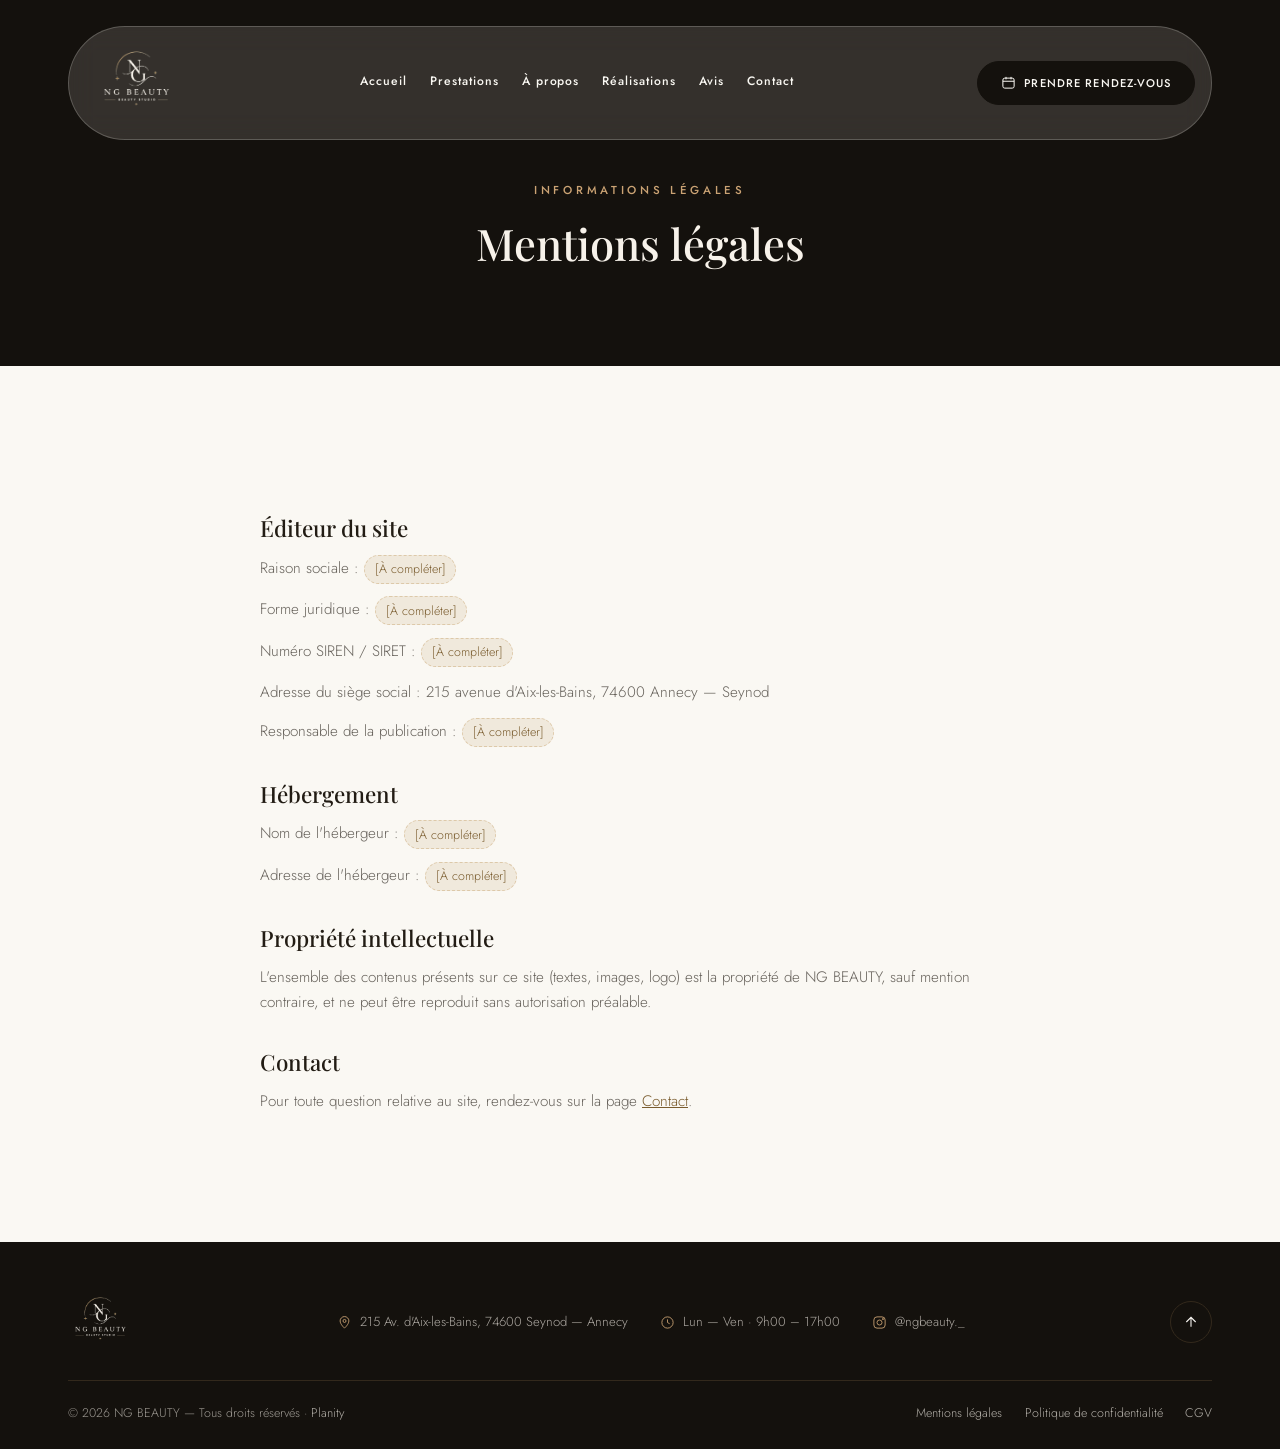
<file: legal.html>
<!DOCTYPE html>
<html lang="fr">
<head>
<meta charset="UTF-8">
<meta name="viewport" content="width=device-width, initial-scale=1.0">
<title>Mentions légales — NG BEAUTY</title>
<meta name="description" content="Mentions légales du site NG BEAUTY.">
<link rel="canonical" href="https://www.ngbeauty-annecy.fr/legal.html">
<link rel="icon" href="assets/favicon-32.png" sizes="32x32" type="image/png">
<link rel="icon" href="assets/favicon-512.png" sizes="512x512" type="image/png">
<link rel="apple-touch-icon" href="assets/apple-touch-icon.png">
<meta name="robots" content="noindex">
<meta name="theme-color" content="#14110d">

<link rel="preconnect" href="https://fonts.googleapis.com">
<link rel="preconnect" href="https://fonts.gstatic.com" crossorigin>
<link href="https://fonts.googleapis.com/css2?family=Jost:wght@300;400;500;600&family=Parisienne&family=Playfair+Display:ital,wght@0,500;0,600;0,700;1,500;1,600&display=swap" rel="stylesheet">

<link rel="stylesheet" href="css/style.css">
</head>
<body>

<header class="site-header" id="top">
  <div class="container">
    <div class="header-bar">
      <a href="index.html" class="brand" aria-label="NG BEAUTY — Accueil">
        <img src="assets/logo-white.png" alt="NG BEAUTY" class="logo-on-dark">
        <img src="assets/logo.png" alt="NG BEAUTY" class="logo-on-light">
      </a>
      <nav class="main-nav" aria-label="Navigation principale">
        <a href="index.html">Accueil</a>
        <a href="prestations.html">Prestations</a>
        <a href="about.html">À propos</a>
        <a href="gallery.html">Réalisations</a>
        <a href="index.html#avis">Avis</a>
        <a href="contact.html">Contact</a>
      </nav>
      <div class="header-cta">
        <a href="https://www.planity.com/ng-beauty-annecy" target="_blank" rel="noopener" class="btn btn-primary btn-pulse">
          <svg viewBox="0 0 24 24" fill="none" stroke="currentColor" stroke-width="1.6"><rect x="3" y="5" width="18" height="16" rx="3"/><path d="M3 10h18M8 3v4M16 3v4"/></svg>
          Prendre rendez-vous
        </a>
        <button class="nav-toggle" aria-label="Ouvrir le menu" aria-expanded="false">
          <span></span><span></span><span></span>
        </button>
      </div>
    </div>
  </div>
</header>

<nav class="mobile-nav" aria-label="Navigation mobile">
  <a href="index.html">Accueil</a>
  <a href="prestations.html">Prestations</a>
  <a href="about.html">À propos</a>
  <a href="gallery.html">Réalisations</a>
  <a href="index.html#avis">Avis</a>
  <a href="contact.html">Contact</a>
  <a href="https://www.planity.com/ng-beauty-annecy" target="_blank" rel="noopener" class="btn btn-primary">Prendre rendez-vous</a>
</nav>

<main>
  <section class="page-hero">
    <div class="container">
      <span class="eyebrow">Informations légales</span>
      <h1 class="section-title">Mentions légales</h1>
    </div>
  </section>

  <section>
    <div class="container">
      <div class="legal-content reveal">
        <h2>Éditeur du site</h2>
        <p>Raison sociale : <span class="placeholder-note">[À compléter]</span></p>
        <p>Forme juridique : <span class="placeholder-note">[À compléter]</span></p>
        <p>Numéro SIREN / SIRET : <span class="placeholder-note">[À compléter]</span></p>
        <p>Adresse du siège social : 215 avenue d'Aix-les-Bains, 74600 Annecy — Seynod</p>
        <p>Responsable de la publication : <span class="placeholder-note">[À compléter]</span></p>

        <h2>Hébergement</h2>
        <p>Nom de l'hébergeur : <span class="placeholder-note">[À compléter]</span></p>
        <p>Adresse de l'hébergeur : <span class="placeholder-note">[À compléter]</span></p>

        <h2>Propriété intellectuelle</h2>
        <p>L'ensemble des contenus présents sur ce site (textes, images, logo) est la propriété de NG BEAUTY, sauf mention contraire, et ne peut être reproduit sans autorisation préalable.</p>

        <h2>Contact</h2>
        <p>Pour toute question relative au site, rendez-vous sur la page <a href="contact.html" style="color: var(--gold-deep); text-decoration: underline;">Contact</a>.</p>
      </div>
    </div>
  </section>
</main>

<footer class="site-footer">
  <div class="container">
    <div class="footer-row">
      <div class="footer-brand">
        <img src="assets/logo-white.png" alt="NG BEAUTY">
      </div>
      <div class="footer-info">
        <span class="footer-info-item">
          <svg viewBox="0 0 24 24" fill="none" stroke-width="1.4"><path d="M12 21s7-6.2 7-11.5A7 7 0 0 0 5 9.5C5 14.8 12 21 12 21z"/><circle cx="12" cy="9.5" r="2.4"/></svg>
          215 Av. d'Aix-les-Bains, 74600 Seynod — Annecy
        </span>
        <span class="footer-info-item">
          <svg viewBox="0 0 24 24" fill="none" stroke-width="1.4"><circle cx="12" cy="12" r="9"/><path d="M12 7v5l3.5 2"/></svg>
          Lun — Ven · 9h00 – 17h00
        </span>
        <a href="https://www.instagram.com/ngbeauty._/" target="_blank" rel="noopener" class="footer-info-item">
          <svg viewBox="0 0 24 24" fill="none" stroke-width="1.4"><rect x="3" y="3" width="18" height="18" rx="5"/><circle cx="12" cy="12" r="4"/><circle cx="17.5" cy="6.5" r="1"/></svg>
          @ngbeauty._
        </a>
      </div>
      <a href="#top" class="back-to-top" aria-label="Retour en haut de page">
        <svg viewBox="0 0 24 24" fill="none" stroke="currentColor" stroke-width="1.6"><path d="M12 19V5M5 12l7-7 7 7"/></svg>
      </a>
    </div>
    <div class="footer-bottom">
      <p>&copy; <span data-year></span> NG BEAUTY — Tous droits réservés · <a href="https://www.planity.com/ng-beauty-annecy" target="_blank" rel="noopener">Planity</a></p>
      <div class="footer-legal-links">
        <a href="legal.html">Mentions légales</a>
        <a href="privacy.html">Politique de confidentialité</a>
        <a href="cgv.html">CGV</a>
      </div>
    </div>
  </div>
</footer>

<script src="js/script.js"></script>
</body>
</html>
</file>
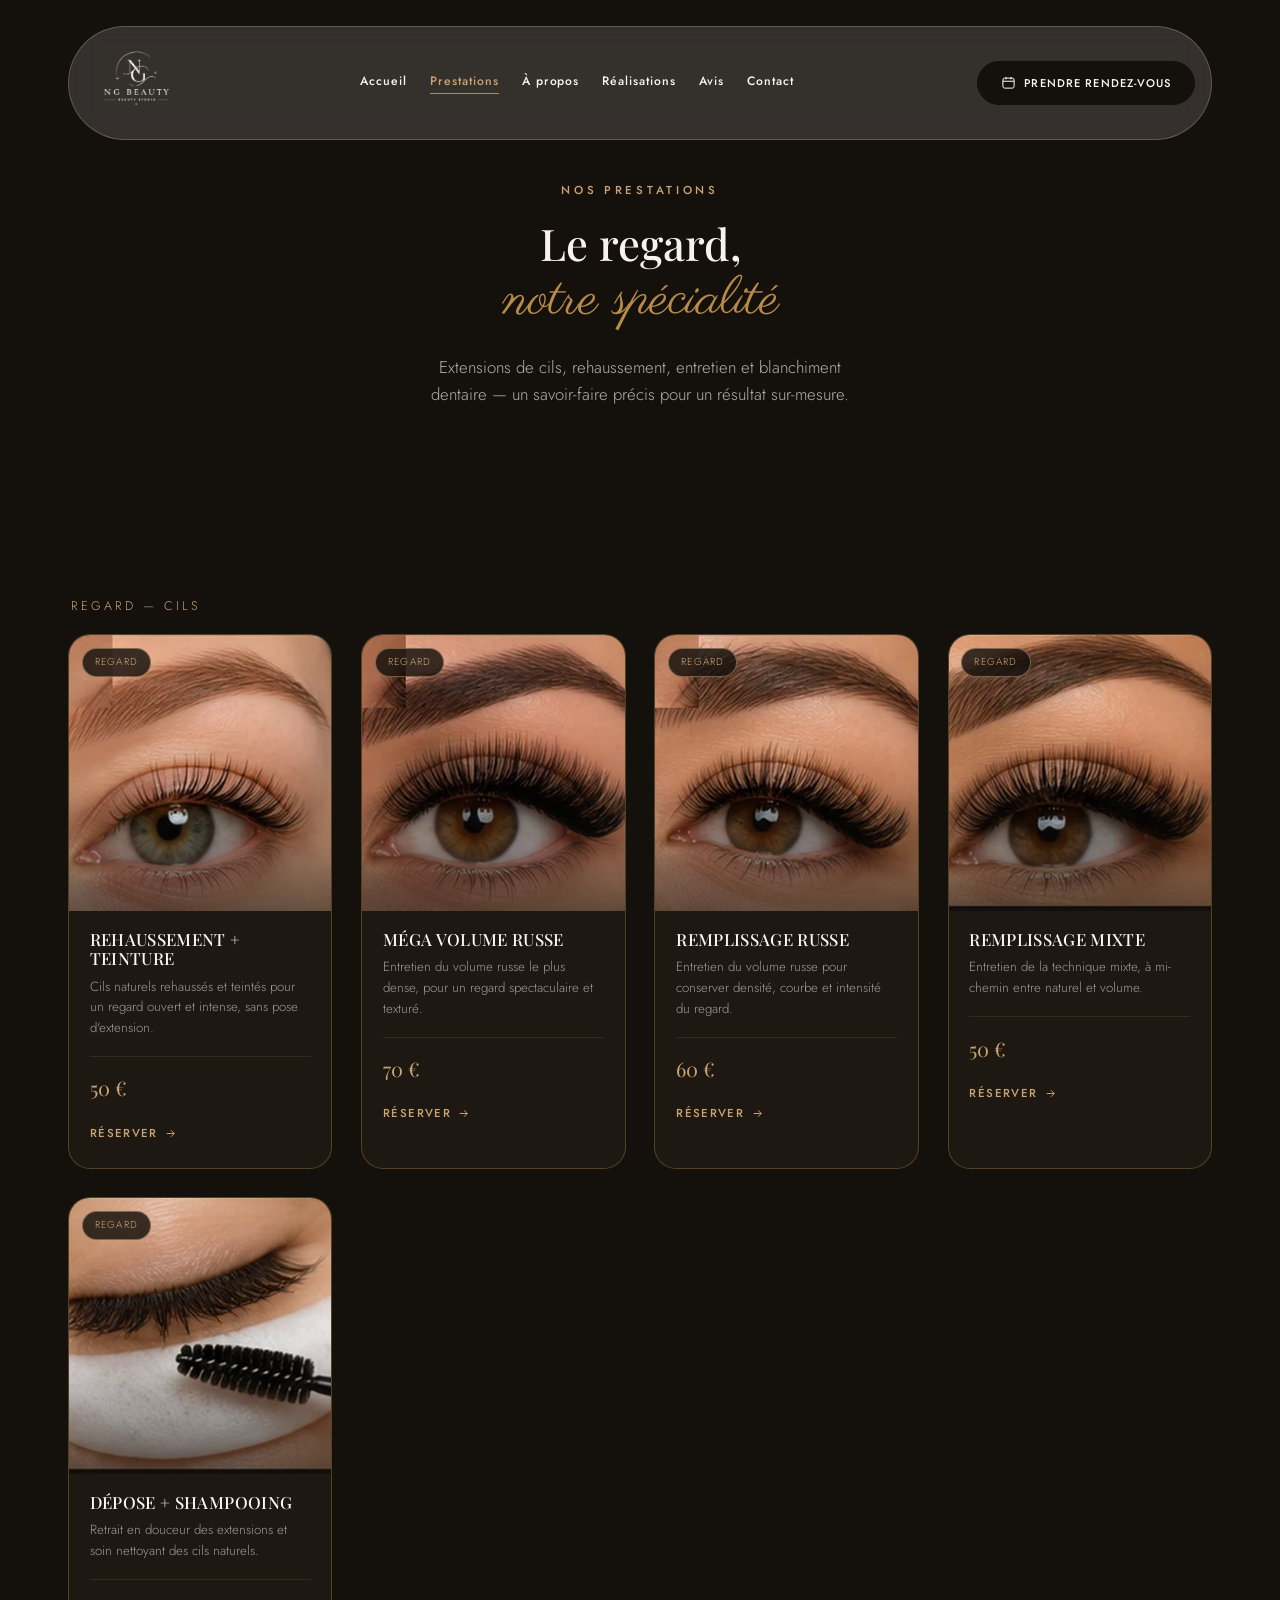
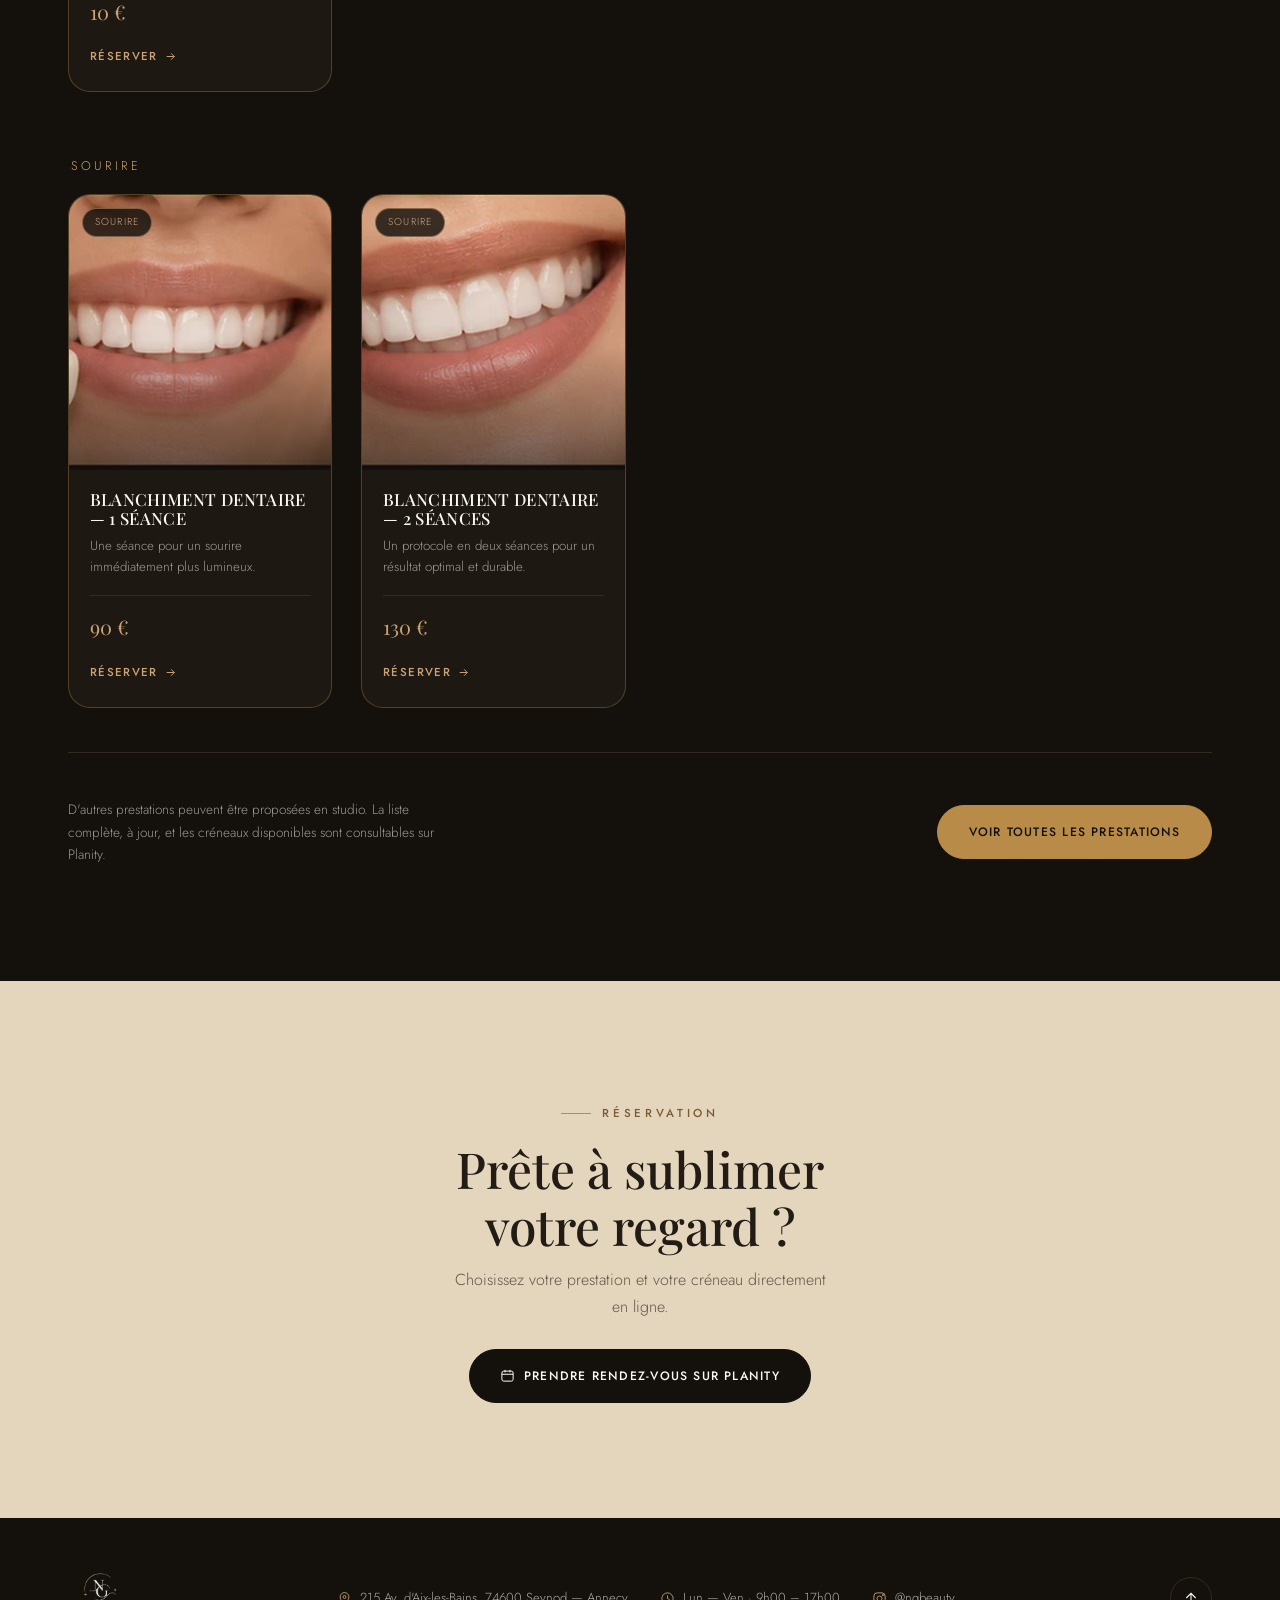
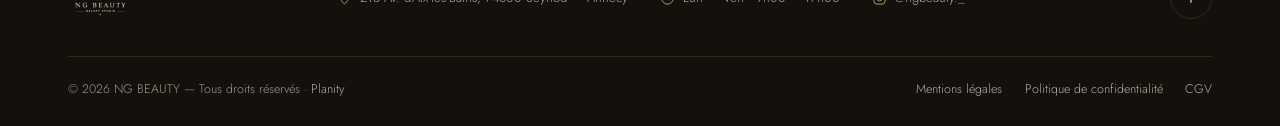
<file: prestations.html>
<!DOCTYPE html>
<html lang="fr">
<head>
<meta charset="UTF-8">
<meta name="viewport" content="width=device-width, initial-scale=1.0">
<title>Prestations — NG BEAUTY | Extensions de cils à Annecy</title>
<meta name="description" content="Découvrez toutes les prestations NG BEAUTY : rehaussement de cils, remplissage russe et méga volume, blanchiment dentaire. Réservez en ligne sur Planity.">
<link rel="canonical" href="https://www.ngbeauty-annecy.fr/prestations.html">
<link rel="icon" href="assets/favicon-32.png" sizes="32x32" type="image/png">
<link rel="icon" href="assets/favicon-512.png" sizes="512x512" type="image/png">
<link rel="apple-touch-icon" href="assets/apple-touch-icon.png">

<meta property="og:type" content="website">
<meta property="og:title" content="Prestations — NG BEAUTY">
<meta property="og:description" content="Rehaussement de cils, remplissage russe et méga volume, blanchiment dentaire. Réservez en ligne sur Planity.">
<meta property="og:image" content="assets/og-image.svg">
<meta property="og:url" content="https://www.ngbeauty-annecy.fr/prestations.html">
<meta name="theme-color" content="#14110d">

<link rel="preconnect" href="https://fonts.googleapis.com">
<link rel="preconnect" href="https://fonts.gstatic.com" crossorigin>
<link href="https://fonts.googleapis.com/css2?family=Jost:wght@300;400;500;600&family=Parisienne&family=Playfair+Display:ital,wght@0,500;0,600;0,700;1,500;1,600&display=swap" rel="stylesheet">

<link rel="stylesheet" href="css/style.css">
</head>
<body>

<header class="site-header" id="top">
  <div class="container">
    <div class="header-bar">
      <a href="index.html" class="brand" aria-label="NG BEAUTY — Accueil">
        <img src="assets/logo-white.png" alt="NG BEAUTY" class="logo-on-dark">
        <img src="assets/logo.png" alt="NG BEAUTY" class="logo-on-light">
      </a>
      <nav class="main-nav" aria-label="Navigation principale">
        <a href="index.html">Accueil</a>
        <a href="prestations.html" class="active">Prestations</a>
        <a href="about.html">À propos</a>
        <a href="gallery.html">Réalisations</a>
        <a href="index.html#avis">Avis</a>
        <a href="contact.html">Contact</a>
      </nav>
      <div class="header-cta">
        <a href="https://www.planity.com/ng-beauty-annecy" target="_blank" rel="noopener" class="btn btn-primary btn-pulse">
          <svg viewBox="0 0 24 24" fill="none" stroke="currentColor" stroke-width="1.6"><rect x="3" y="5" width="18" height="16" rx="3"/><path d="M3 10h18M8 3v4M16 3v4"/></svg>
          Prendre rendez-vous
        </a>
        <button class="nav-toggle" aria-label="Ouvrir le menu" aria-expanded="false">
          <span></span><span></span><span></span>
        </button>
      </div>
    </div>
  </div>
</header>

<nav class="mobile-nav" aria-label="Navigation mobile">
  <a href="index.html">Accueil</a>
  <a href="prestations.html">Prestations</a>
  <a href="about.html">À propos</a>
  <a href="gallery.html">Réalisations</a>
  <a href="index.html#avis">Avis</a>
  <a href="contact.html">Contact</a>
  <a href="https://www.planity.com/ng-beauty-annecy" target="_blank" rel="noopener" class="btn btn-primary">Prendre rendez-vous</a>
</nav>

<main>

  <section class="page-hero">
    <div class="container">
      <span class="eyebrow">Nos prestations</span>
      <h1 class="section-title">Le regard, <span class="script">notre spécialité</span></h1>
      <p class="section-lead" style="margin:0 auto;">Extensions de cils, rehaussement, entretien et blanchiment dentaire — un savoir-faire précis pour un résultat sur-mesure.</p>
    </div>
  </section>

  <section class="prestations prestations-grid-section">
    <div class="container">

      <p class="service-group-title">Regard — Cils</p>
      <div class="services-grid reveal">
        <article class="service-card reveal-delay-1">
          <div class="service-card-media">
            <span class="service-card-tag">Regard</span>
            <img src="assets/prestation-rehaussement.jpg" alt="Rehaussement de cils et teinture — visuel illustratif" loading="lazy">
          </div>
          <div class="service-card-body">
            <h3>Rehaussement + teinture</h3>
            <p>Cils naturels rehaussés et teintés pour un regard ouvert et intense, sans pose d'extension.</p>
            <div class="service-card-meta">
              <span class="service-card-price">50 €</span>
            </div>
            <a href="https://www.planity.com/ng-beauty-annecy" target="_blank" rel="noopener" class="service-card-book">Réserver
              <svg viewBox="0 0 24 24" fill="none" stroke="currentColor" stroke-width="1.8"><path d="M5 12h14M13 6l6 6-6 6"/></svg>
            </a>
          </div>
        </article>

        <article class="service-card reveal-delay-2">
          <div class="service-card-media">
            <span class="service-card-tag">Regard</span>
            <img src="assets/prestation-megavolume.jpg" alt="Remplissage méga volume russe — visuel illustratif" loading="lazy">
          </div>
          <div class="service-card-body">
            <h3>Méga volume russe</h3>
            <p>Entretien du volume russe le plus dense, pour un regard spectaculaire et texturé.</p>
            <div class="service-card-meta">
              <span class="service-card-price">70 €</span>
            </div>
            <a href="https://www.planity.com/ng-beauty-annecy" target="_blank" rel="noopener" class="service-card-book">Réserver
              <svg viewBox="0 0 24 24" fill="none" stroke="currentColor" stroke-width="1.8"><path d="M5 12h14M13 6l6 6-6 6"/></svg>
            </a>
          </div>
        </article>

        <article class="service-card reveal-delay-3">
          <div class="service-card-media">
            <span class="service-card-tag">Regard</span>
            <img src="assets/prestation-volumerusse.jpg" alt="Remplissage russe — visuel illustratif" loading="lazy">
          </div>
          <div class="service-card-body">
            <h3>Remplissage russe</h3>
            <p>Entretien du volume russe pour conserver densité, courbe et intensité du regard.</p>
            <div class="service-card-meta">
              <span class="service-card-price">60 €</span>
            </div>
            <a href="https://www.planity.com/ng-beauty-annecy" target="_blank" rel="noopener" class="service-card-book">Réserver
              <svg viewBox="0 0 24 24" fill="none" stroke="currentColor" stroke-width="1.8"><path d="M5 12h14M13 6l6 6-6 6"/></svg>
            </a>
          </div>
        </article>

        <article class="service-card reveal-delay-4">
          <div class="service-card-media">
            <span class="service-card-tag">Regard</span>
            <img src="assets/prestation-mixte.jpg" alt="Remplissage mixte — visuel illustratif" loading="lazy">
          </div>
          <div class="service-card-body">
            <h3>Remplissage mixte</h3>
            <p>Entretien de la technique mixte, à mi-chemin entre naturel et volume.</p>
            <div class="service-card-meta">
              <span class="service-card-price">50 €</span>
            </div>
            <a href="https://www.planity.com/ng-beauty-annecy" target="_blank" rel="noopener" class="service-card-book">Réserver
              <svg viewBox="0 0 24 24" fill="none" stroke="currentColor" stroke-width="1.8"><path d="M5 12h14M13 6l6 6-6 6"/></svg>
            </a>
          </div>
        </article>

        <article class="service-card reveal-delay-1">
          <div class="service-card-media">
            <span class="service-card-tag">Regard</span>
            <img src="assets/prestation-depose.jpg" alt="Dépose et shampooing — visuel illustratif" loading="lazy">
          </div>
          <div class="service-card-body">
            <h3>Dépose + shampooing</h3>
            <p>Retrait en douceur des extensions et soin nettoyant des cils naturels.</p>
            <div class="service-card-meta">
              <span class="service-card-price">10 €</span>
            </div>
            <a href="https://www.planity.com/ng-beauty-annecy" target="_blank" rel="noopener" class="service-card-book">Réserver
              <svg viewBox="0 0 24 24" fill="none" stroke="currentColor" stroke-width="1.8"><path d="M5 12h14M13 6l6 6-6 6"/></svg>
            </a>
          </div>
        </article>
      </div>

      <p class="service-group-title service-group-title-spaced">Sourire</p>
      <div class="services-grid reveal">
        <article class="service-card reveal-delay-1">
          <div class="service-card-media">
            <span class="service-card-tag">Sourire</span>
            <img src="assets/prestation-blanchiment.jpg" alt="Blanchiment dentaire, une séance — visuel illustratif" loading="lazy">
          </div>
          <div class="service-card-body">
            <h3>Blanchiment dentaire — 1 séance</h3>
            <p>Une séance pour un sourire immédiatement plus lumineux.</p>
            <div class="service-card-meta">
              <span class="service-card-price">90 €</span>
            </div>
            <a href="https://www.planity.com/ng-beauty-annecy" target="_blank" rel="noopener" class="service-card-book">Réserver
              <svg viewBox="0 0 24 24" fill="none" stroke="currentColor" stroke-width="1.8"><path d="M5 12h14M13 6l6 6-6 6"/></svg>
            </a>
          </div>
        </article>

        <article class="service-card reveal-delay-2">
          <div class="service-card-media">
            <span class="service-card-tag">Sourire</span>
            <img src="assets/prestation-blanchiment-2.jpg" alt="Blanchiment dentaire, deux séances — visuel illustratif" loading="lazy">
          </div>
          <div class="service-card-body">
            <h3>Blanchiment dentaire — 2 séances</h3>
            <p>Un protocole en deux séances pour un résultat optimal et durable.</p>
            <div class="service-card-meta">
              <span class="service-card-price">130 €</span>
            </div>
            <a href="https://www.planity.com/ng-beauty-annecy" target="_blank" rel="noopener" class="service-card-book">Réserver
              <svg viewBox="0 0 24 24" fill="none" stroke="currentColor" stroke-width="1.8"><path d="M5 12h14M13 6l6 6-6 6"/></svg>
            </a>
          </div>
        </article>
      </div>

      <div class="prestations-footer reveal">
        <p class="prestations-note">D'autres prestations peuvent être proposées en studio. La liste complète, à jour, et les créneaux disponibles sont consultables sur Planity.</p>
        <a href="https://www.planity.com/ng-beauty-annecy" target="_blank" rel="noopener" class="btn btn-gold">Voir toutes les prestations</a>
      </div>
    </div>
  </section>

  <section class="final-cta">
    <div class="container reveal" style="text-align:center;">
      <span class="eyebrow" style="justify-content:center;">Réservation</span>
      <h2 style="margin:0 auto 0.8rem;">Prête à sublimer votre regard ?</h2>
      <p style="margin:0 auto 1.8rem;">Choisissez votre prestation et votre créneau directement en ligne.</p>
      <a href="https://www.planity.com/ng-beauty-annecy" target="_blank" rel="noopener" class="btn btn-primary btn-pulse">
        <svg viewBox="0 0 24 24" fill="none" stroke="currentColor" stroke-width="1.6"><rect x="3" y="5" width="18" height="16" rx="3"/><path d="M3 10h18M8 3v4M16 3v4"/></svg>
        Prendre rendez-vous sur Planity
      </a>
    </div>
  </section>

</main>

<footer class="site-footer">
  <div class="container">
    <div class="footer-row">
      <div class="footer-brand">
        <img src="assets/logo-white.png" alt="NG BEAUTY">
      </div>
      <div class="footer-info">
        <span class="footer-info-item">
          <svg viewBox="0 0 24 24" fill="none" stroke-width="1.4"><path d="M12 21s7-6.2 7-11.5A7 7 0 0 0 5 9.5C5 14.8 12 21 12 21z"/><circle cx="12" cy="9.5" r="2.4"/></svg>
          215 Av. d'Aix-les-Bains, 74600 Seynod — Annecy
        </span>
        <span class="footer-info-item">
          <svg viewBox="0 0 24 24" fill="none" stroke-width="1.4"><circle cx="12" cy="12" r="9"/><path d="M12 7v5l3.5 2"/></svg>
          Lun — Ven · 9h00 – 17h00
        </span>
        <a href="https://www.instagram.com/ngbeauty._/" target="_blank" rel="noopener" class="footer-info-item">
          <svg viewBox="0 0 24 24" fill="none" stroke-width="1.4"><rect x="3" y="3" width="18" height="18" rx="5"/><circle cx="12" cy="12" r="4"/><circle cx="17.5" cy="6.5" r="1"/></svg>
          @ngbeauty._
        </a>
      </div>
      <a href="#top" class="back-to-top" aria-label="Retour en haut de page">
        <svg viewBox="0 0 24 24" fill="none" stroke="currentColor" stroke-width="1.6"><path d="M12 19V5M5 12l7-7 7 7"/></svg>
      </a>
    </div>
    <div class="footer-bottom">
      <p>&copy; <span data-year></span> NG BEAUTY — Tous droits réservés · <a href="https://www.planity.com/ng-beauty-annecy" target="_blank" rel="noopener">Planity</a></p>
      <div class="footer-legal-links">
        <a href="legal.html">Mentions légales</a>
        <a href="privacy.html">Politique de confidentialité</a>
        <a href="cgv.html">CGV</a>
      </div>
    </div>
  </div>
</footer>

<script src="js/script.js"></script>
</body>
</html>
</file>
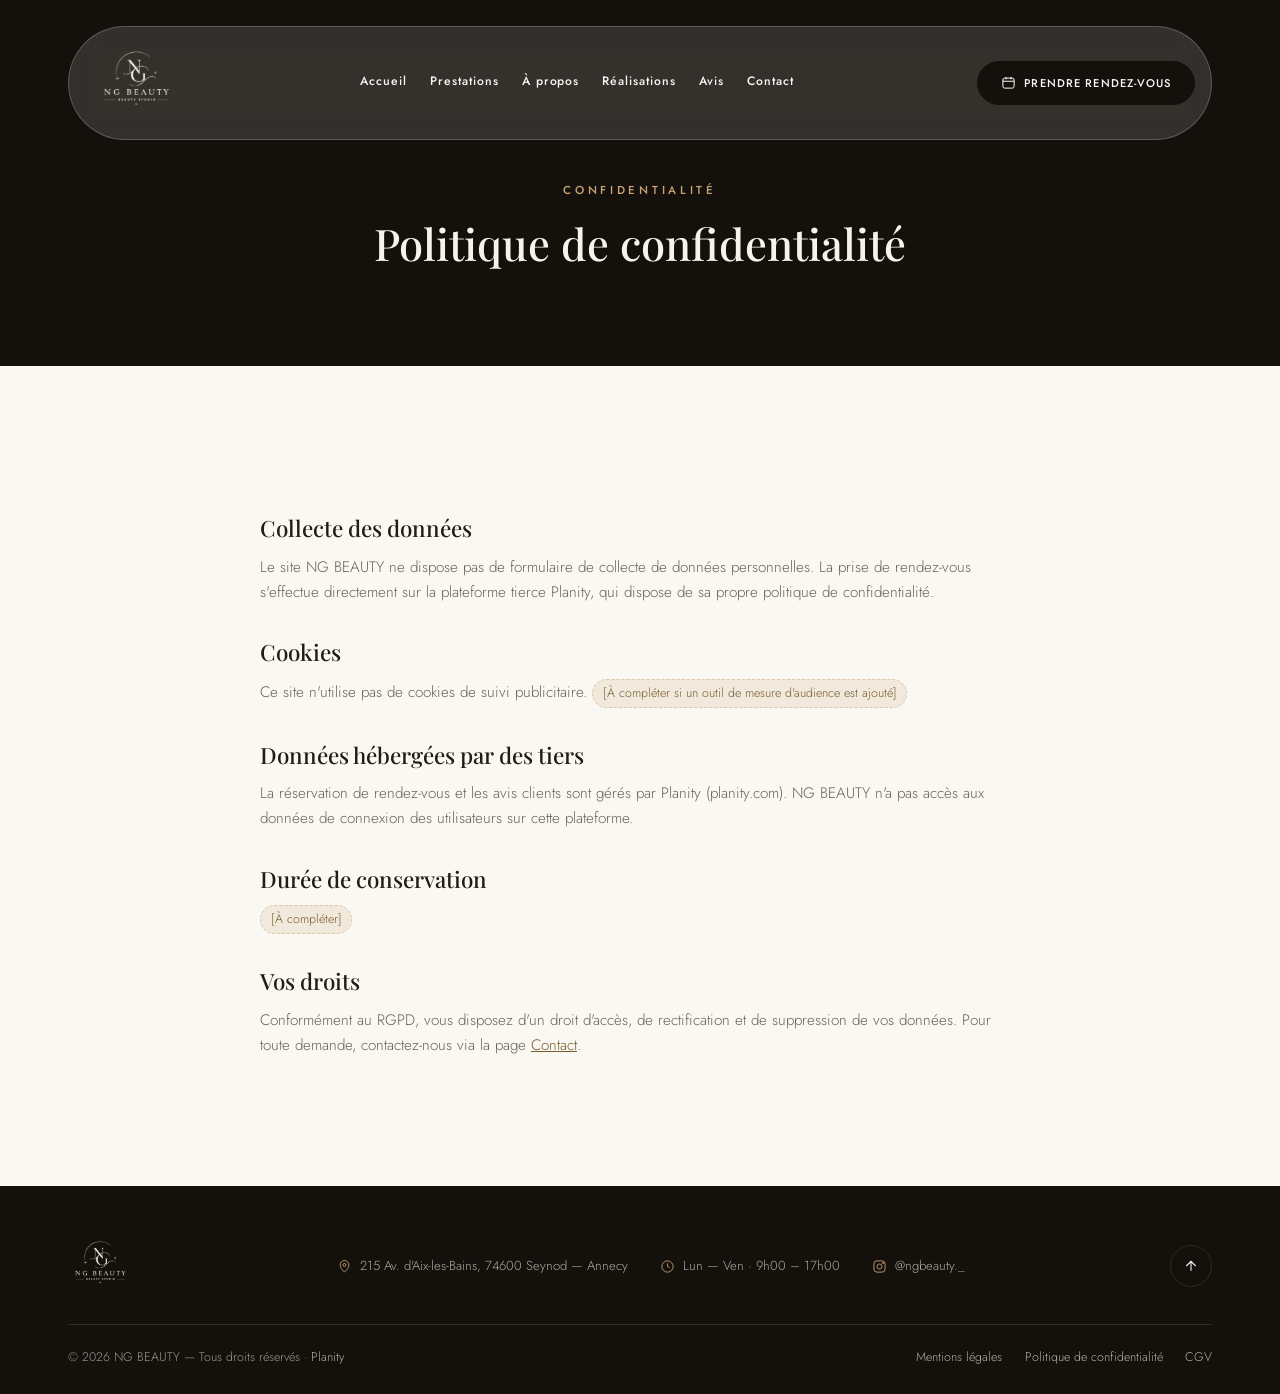
<file: privacy.html>
<!DOCTYPE html>
<html lang="fr">
<head>
<meta charset="UTF-8">
<meta name="viewport" content="width=device-width, initial-scale=1.0">
<title>Politique de confidentialité — NG BEAUTY</title>
<meta name="description" content="Politique de confidentialité du site NG BEAUTY.">
<link rel="canonical" href="https://www.ngbeauty-annecy.fr/privacy.html">
<link rel="icon" href="assets/favicon-32.png" sizes="32x32" type="image/png">
<link rel="icon" href="assets/favicon-512.png" sizes="512x512" type="image/png">
<link rel="apple-touch-icon" href="assets/apple-touch-icon.png">
<meta name="robots" content="noindex">
<meta name="theme-color" content="#14110d">

<link rel="preconnect" href="https://fonts.googleapis.com">
<link rel="preconnect" href="https://fonts.gstatic.com" crossorigin>
<link href="https://fonts.googleapis.com/css2?family=Jost:wght@300;400;500;600&family=Parisienne&family=Playfair+Display:ital,wght@0,500;0,600;0,700;1,500;1,600&display=swap" rel="stylesheet">

<link rel="stylesheet" href="css/style.css">
</head>
<body>

<header class="site-header" id="top">
  <div class="container">
    <div class="header-bar">
      <a href="index.html" class="brand" aria-label="NG BEAUTY — Accueil">
        <img src="assets/logo-white.png" alt="NG BEAUTY" class="logo-on-dark">
        <img src="assets/logo.png" alt="NG BEAUTY" class="logo-on-light">
      </a>
      <nav class="main-nav" aria-label="Navigation principale">
        <a href="index.html">Accueil</a>
        <a href="prestations.html">Prestations</a>
        <a href="about.html">À propos</a>
        <a href="gallery.html">Réalisations</a>
        <a href="index.html#avis">Avis</a>
        <a href="contact.html">Contact</a>
      </nav>
      <div class="header-cta">
        <a href="https://www.planity.com/ng-beauty-annecy" target="_blank" rel="noopener" class="btn btn-primary btn-pulse">
          <svg viewBox="0 0 24 24" fill="none" stroke="currentColor" stroke-width="1.6"><rect x="3" y="5" width="18" height="16" rx="3"/><path d="M3 10h18M8 3v4M16 3v4"/></svg>
          Prendre rendez-vous
        </a>
        <button class="nav-toggle" aria-label="Ouvrir le menu" aria-expanded="false">
          <span></span><span></span><span></span>
        </button>
      </div>
    </div>
  </div>
</header>

<nav class="mobile-nav" aria-label="Navigation mobile">
  <a href="index.html">Accueil</a>
  <a href="prestations.html">Prestations</a>
  <a href="about.html">À propos</a>
  <a href="gallery.html">Réalisations</a>
  <a href="index.html#avis">Avis</a>
  <a href="contact.html">Contact</a>
  <a href="https://www.planity.com/ng-beauty-annecy" target="_blank" rel="noopener" class="btn btn-primary">Prendre rendez-vous</a>
</nav>

<main>
  <section class="page-hero">
    <div class="container">
      <span class="eyebrow">Confidentialité</span>
      <h1 class="section-title">Politique de confidentialité</h1>
    </div>
  </section>

  <section>
    <div class="container">
      <div class="legal-content reveal">
        <h2>Collecte des données</h2>
        <p>Le site NG BEAUTY ne dispose pas de formulaire de collecte de données personnelles. La prise de rendez-vous s'effectue directement sur la plateforme tierce Planity, qui dispose de sa propre politique de confidentialité.</p>

        <h2>Cookies</h2>
        <p>Ce site n'utilise pas de cookies de suivi publicitaire. <span class="placeholder-note">[À compléter si un outil de mesure d'audience est ajouté]</span></p>

        <h2>Données hébergées par des tiers</h2>
        <p>La réservation de rendez-vous et les avis clients sont gérés par Planity (planity.com). NG BEAUTY n'a pas accès aux données de connexion des utilisateurs sur cette plateforme.</p>

        <h2>Durée de conservation</h2>
        <p><span class="placeholder-note">[À compléter]</span></p>

        <h2>Vos droits</h2>
        <p>Conformément au RGPD, vous disposez d'un droit d'accès, de rectification et de suppression de vos données. Pour toute demande, contactez-nous via la page <a href="contact.html" style="color: var(--gold-deep); text-decoration: underline;">Contact</a>.</p>
      </div>
    </div>
  </section>
</main>

<footer class="site-footer">
  <div class="container">
    <div class="footer-row">
      <div class="footer-brand">
        <img src="assets/logo-white.png" alt="NG BEAUTY">
      </div>
      <div class="footer-info">
        <span class="footer-info-item">
          <svg viewBox="0 0 24 24" fill="none" stroke-width="1.4"><path d="M12 21s7-6.2 7-11.5A7 7 0 0 0 5 9.5C5 14.8 12 21 12 21z"/><circle cx="12" cy="9.5" r="2.4"/></svg>
          215 Av. d'Aix-les-Bains, 74600 Seynod — Annecy
        </span>
        <span class="footer-info-item">
          <svg viewBox="0 0 24 24" fill="none" stroke-width="1.4"><circle cx="12" cy="12" r="9"/><path d="M12 7v5l3.5 2"/></svg>
          Lun — Ven · 9h00 – 17h00
        </span>
        <a href="https://www.instagram.com/ngbeauty._/" target="_blank" rel="noopener" class="footer-info-item">
          <svg viewBox="0 0 24 24" fill="none" stroke-width="1.4"><rect x="3" y="3" width="18" height="18" rx="5"/><circle cx="12" cy="12" r="4"/><circle cx="17.5" cy="6.5" r="1"/></svg>
          @ngbeauty._
        </a>
      </div>
      <a href="#top" class="back-to-top" aria-label="Retour en haut de page">
        <svg viewBox="0 0 24 24" fill="none" stroke="currentColor" stroke-width="1.6"><path d="M12 19V5M5 12l7-7 7 7"/></svg>
      </a>
    </div>
    <div class="footer-bottom">
      <p>&copy; <span data-year></span> NG BEAUTY — Tous droits réservés · <a href="https://www.planity.com/ng-beauty-annecy" target="_blank" rel="noopener">Planity</a></p>
      <div class="footer-legal-links">
        <a href="legal.html">Mentions légales</a>
        <a href="privacy.html">Politique de confidentialité</a>
        <a href="cgv.html">CGV</a>
      </div>
    </div>
  </div>
</footer>

<script src="js/script.js"></script>
</body>
</html>
</file>
<file: css/style.css>
/* ============================================================
   NG BEAUTY — Feuille de style principale
   Direction artistique : luxe éditorial — noir profond, ivoire,
   beige chaud, touches de champagne doré très discrètes.
   ============================================================ */

/* ---------- Reset ---------- */
*,
*::before,
*::after {
  box-sizing: border-box;
  margin: 0;
  padding: 0;
}

html {
  scroll-behavior: smooth;
  scroll-padding-top: 110px;
  overflow-x: hidden;
}

img,
svg,
video {
  display: block;
  max-width: 100%;
  height: auto;
}

a {
  color: inherit;
  text-decoration: none;
}

ul {
  list-style: none;
}

button {
  font: inherit;
  cursor: pointer;
  border: none;
  background: none;
  color: inherit;
}

/* ---------- Design tokens ---------- */
:root {
  --black: #14110d;
  --black-soft: #1d1811;
  --black-line: #33291c;

  --ivory: #f7f2ea;
  --cream: #faf8f3;
  --beige: #e4d5bd;
  --beige-dark: #cbb290;

  /* Palette dérivée directement du logo NG BEAUTY fourni (monogramme,
     arc et étoiles) : or échantillonné sur les étoiles pleines du
     logo (rgb 184,140,72) pour une teinte fidèle et non générique. */
  --gold: #b88c48;
  --gold-light: #cba374;
  --gold-deep: #7a5c2e;
  --gold-soft: rgba(184, 140, 72, 0.35);

  --ink: #221c14;
  --ink-soft: rgba(34, 28, 20, 0.68);

  --font-serif: "Playfair Display", Georgia, "Times New Roman", serif;
  --font-sans: "Jost", "Helvetica Neue", Arial, sans-serif;
  --font-script: "Parisienne", cursive;

  --container: 1240px;
  --gutter: clamp(1.25rem, 4vw, 3rem);

  --radius-full: 999px;
  --radius-arch: 12px 190px 12px 12px;
  --radius-arch-r: 190px 12px 12px 12px;
  --radius-card: 22px;

  --ease: cubic-bezier(0.22, 1, 0.36, 1);
  --ease-soft: cubic-bezier(0.16, 1, 0.3, 1);
}

/* ---------- Base ---------- */
body {
  font-family: var(--font-sans);
  color: var(--ink);
  background: var(--cream);
  line-height: 1.65;
  font-weight: 300;
  -webkit-font-smoothing: antialiased;
  overflow-x: hidden;
}

h1, h2, h3, h4 {
  font-family: var(--font-serif);
  font-weight: 500;
  line-height: 1.15;
  color: var(--ink);
}

.script {
  font-family: var(--font-script);
  font-weight: 400;
  font-style: normal;
  color: var(--gold);
  line-height: 1;
}

.section-title {
  font-size: clamp(1.9rem, 3.4vw, 3rem);
  font-weight: 500;
  margin-bottom: 0.6em;
}

.section-title .script {
  display: block;
  font-size: 1.25em;
  margin-top: 0.1em;
}

.eyebrow {
  display: inline-flex;
  align-items: center;
  gap: 0.7rem;
  font-family: var(--font-sans);
  font-size: 0.72rem;
  letter-spacing: 0.32em;
  text-transform: uppercase;
  color: var(--gold-deep);
  font-weight: 500;
  margin-bottom: 1.1rem;
}

.eyebrow::before {
  content: "";
  width: 30px;
  height: 1px;
  background: var(--gold);
}

.section-lead {
  max-width: 46ch;
  color: var(--ink-soft);
  font-size: 1.05rem;
  font-weight: 300;
}

.section-head {
  max-width: 720px;
  margin-bottom: clamp(2.5rem, 5vw, 4rem);
}

.section-head.center {
  margin-left: auto;
  margin-right: auto;
  text-align: center;
}

.section-head.center .eyebrow {
  justify-content: center;
}

.section-head.center .eyebrow::before {
  display: none;
}

.section-head.center .section-lead {
  margin: 0 auto;
}

.container {
  width: 100%;
  max-width: var(--container);
  margin: 0 auto;
  padding: 0 var(--gutter);
}

section {
  padding: clamp(4.5rem, 9vw, 7.5rem) 0;
  position: relative;
}

.on-dark,
.page-hero,
.about-section,
.reviews-section,
.final-cta.dark {
  background: var(--black);
  color: var(--ivory);
}

.on-dark h1, .on-dark h2, .on-dark h3, .on-dark h4,
.page-hero h1, .page-hero h2,
.about-section h1, .about-section h2, .about-section h3, .about-section h4,
.reviews-section h1, .reviews-section h2, .reviews-section h3, .reviews-section h4 {
  color: var(--ivory);
}

.on-dark .section-lead,
.page-hero .section-lead,
.about-section .section-lead,
.reviews-section .section-lead {
  color: rgba(247, 242, 234, 0.7);
}

.on-dark .eyebrow,
.page-hero .eyebrow,
.about-section .eyebrow,
.reviews-section .eyebrow {
  color: var(--gold-light);
}

/* ---------- Buttons (pill) ---------- */
.btn {
  display: inline-flex;
  align-items: center;
  justify-content: center;
  gap: 0.55rem;
  padding: 1rem 1.9rem;
  font-size: 0.76rem;
  font-weight: 500;
  letter-spacing: 0.1em;
  text-transform: uppercase;
  border: 1px solid transparent;
  border-radius: var(--radius-full);
  transition: background-color 0.4s var(--ease), color 0.4s var(--ease),
    border-color 0.4s var(--ease), transform 0.35s var(--ease), box-shadow 0.4s var(--ease);
  white-space: nowrap;
}

.btn svg {
  width: 15px;
  height: 15px;
  flex-shrink: 0;
}

.btn-primary {
  background: var(--black);
  color: var(--cream);
  border-color: var(--black);
}

.btn-primary:hover,
.btn-primary:focus-visible {
  background: var(--gold-deep);
  border-color: var(--gold-deep);
  color: var(--cream);
  transform: translateY(-2px);
  box-shadow: 0 12px 26px rgba(124, 95, 56, 0.28);
}

.btn-gold {
  background: var(--gold);
  color: var(--black);
  border-color: var(--gold);
}

.btn-gold:hover,
.btn-gold:focus-visible {
  background: var(--gold-deep);
  border-color: var(--gold-deep);
  color: var(--cream);
  transform: translateY(-2px);
}

.btn-outline {
  background: transparent;
  color: inherit;
  border-color: currentColor;
}

.btn-outline:hover,
.btn-outline:focus-visible {
  background: var(--ink);
  color: var(--cream);
  border-color: var(--ink);
  transform: translateY(-2px);
}

.on-dark .btn-outline,
.page-hero .btn-outline,
.reviews-section .btn-outline,
.final-cta .btn-outline {
  border-color: rgba(247, 242, 234, 0.5);
}

.on-dark .btn-outline:hover,
.page-hero .btn-outline:hover,
.reviews-section .btn-outline:hover,
.final-cta .btn-outline:hover {
  background: var(--ivory);
  color: var(--black);
  border-color: var(--ivory);
}

.btn-ghost {
  padding: 0;
  border: none;
  letter-spacing: 0.14em;
  text-transform: uppercase;
  font-size: 0.78rem;
  font-weight: 500;
  color: var(--gold-deep);
  position: relative;
  display: inline-flex;
  align-items: center;
  gap: 0.5rem;
}

.on-dark .btn-ghost,
.about-section .btn-ghost,
.reviews-section .btn-ghost {
  color: var(--gold-light);
}

.btn-ghost::after {
  content: "";
  position: absolute;
  left: 0;
  bottom: -5px;
  width: 100%;
  height: 1px;
  background: currentColor;
  transform: scaleX(0.3);
  transform-origin: left;
  transition: transform 0.4s var(--ease);
}

.btn-ghost:hover::after,
.btn-ghost:focus-visible::after {
  transform: scaleX(1);
}

.btn-ghost svg {
  width: 14px;
  height: 14px;
  transition: transform 0.4s var(--ease);
}

.btn-ghost:hover svg {
  transform: translateX(4px);
}

.btn-pulse {
  position: relative;
}

.btn-pulse::before {
  content: "";
  position: absolute;
  inset: 0;
  border-radius: var(--radius-full);
  border: 1px solid var(--gold-light);
  opacity: 0;
  animation: pulse 2.8s ease-out infinite;
}

@keyframes pulse {
  0% { opacity: 0.55; transform: scale(1); }
  100% { opacity: 0; transform: scale(1.16); }
}

@media (prefers-reduced-motion: reduce) {
  .btn-pulse::before { animation: none; }
  html { scroll-behavior: auto; }
}

/* ---------- Reveal on scroll ---------- */
.reveal {
  opacity: 0;
  transform: translateY(28px);
  transition: opacity 0.9s var(--ease), transform 0.9s var(--ease);
}

.reveal.is-visible {
  opacity: 1;
  transform: translateY(0);
}

.reveal-delay-1 { transition-delay: 0.1s; }
.reveal-delay-2 { transition-delay: 0.2s; }
.reveal-delay-3 { transition-delay: 0.3s; }
.reveal-delay-4 { transition-delay: 0.4s; }

@media (prefers-reduced-motion: reduce) {
  .reveal {
    opacity: 1;
    transform: none;
    transition: none;
  }

  .hero-logo,
  .hero-title,
  .hero-text,
  .hero-actions,
  .hero-proof,
  .hero-side-label,
  .trust-bar,
  .rating-stars svg {
    opacity: 1 !important;
    transform: none !important;
    transition: none !important;
  }

  .hero-media img {
    animation: none;
    transform: none;
  }
}

/* ---------- Decorative sprig (organic accent) ---------- */
.sprig {
  position: absolute;
  pointer-events: none;
  opacity: 0.5;
  z-index: 0;
}

.sprig svg {
  width: 100%;
  height: 100%;
  stroke: var(--gold);
  fill: none;
}

/* ---------- Header ---------- */
.site-header {
  position: fixed;
  top: 0;
  left: 0;
  width: 100%;
  z-index: 100;
  padding: clamp(1rem, 2.4vw, 1.6rem) 0;
}

.header-bar {
  display: flex;
  align-items: center;
  justify-content: space-between;
  gap: 1.5rem;
  max-width: var(--container);
  margin: 0 auto;
  padding: 0.9rem 1rem 0.9rem 1.6rem;
  border-radius: var(--radius-full);
  background: rgba(247, 242, 234, 0.14);
  border: 1px solid rgba(247, 242, 234, 0.22);
  backdrop-filter: blur(14px);
  -webkit-backdrop-filter: blur(14px);
  transition: background-color 0.5s var(--ease), box-shadow 0.5s var(--ease),
    border-color 0.5s var(--ease), padding 0.5s var(--ease);
}

.site-header.is-scrolled .header-bar {
  background: rgba(250, 248, 243, 0.92);
  border-color: rgba(34, 28, 20, 0.08);
  box-shadow: 0 16px 40px rgba(20, 17, 13, 0.14);
}

.brand {
  display: inline-flex;
  align-items: center;
  padding: 0.3rem 0;
}

/* Logo officiel NG BEAUTY — deux variantes du même fichier fourni
   (clair sur fond sombre / original sur fond clair), jamais recréé. */
.brand img {
  height: clamp(48px, 6vw, 74px);
  width: auto;
  transition: opacity 0.4s var(--ease);
}

.logo-on-light {
  display: none;
}

.site-header.is-scrolled .logo-on-dark {
  display: none;
}

.site-header.is-scrolled .logo-on-light {
  display: block;
}

.main-nav {
  display: flex;
  align-items: center;
  gap: clamp(1rem, 1.8vw, 1.9rem);
}

.main-nav a {
  font-size: 0.76rem;
  letter-spacing: 0.08em;
  font-weight: 500;
  color: var(--cream);
  position: relative;
  padding-bottom: 3px;
  transition: color 0.4s var(--ease);
}

.site-header.is-scrolled .main-nav a {
  color: var(--ink);
}

.main-nav a::after {
  content: "";
  position: absolute;
  left: 0;
  bottom: 0;
  width: 100%;
  height: 1px;
  background: var(--gold);
  transform: scaleX(0);
  transform-origin: right;
  transition: transform 0.4s var(--ease);
}

.main-nav a:hover::after,
.main-nav a.active::after {
  transform: scaleX(1);
  transform-origin: left;
}

.main-nav a.active {
  color: var(--gold-light);
}

.site-header.is-scrolled .main-nav a.active {
  color: var(--gold-deep);
}

.header-cta {
  display: flex;
  align-items: center;
  gap: 0.9rem;
}

.header-cta .btn-primary {
  padding: 0.75rem 1.4rem;
  font-size: 0.7rem;
}

.nav-toggle {
  display: none;
  flex-direction: column;
  align-items: center;
  justify-content: center;
  gap: 5px;
  width: 44px;
  height: 44px;
  border-radius: var(--radius-full);
  z-index: 200;
}

.nav-toggle span {
  display: block;
  width: 22px;
  height: 1px;
  background: var(--cream);
  transition: transform 0.35s var(--ease), opacity 0.35s var(--ease), background-color 0.4s var(--ease);
}

.site-header.is-scrolled .nav-toggle span {
  background: var(--ink);
}

.mobile-nav {
  display: none;
}

/* ---------- Hero ---------- */
.hero {
  position: relative;
  min-height: 100svh;
  display: flex;
  align-items: flex-end;
  color: var(--ivory);
  background: linear-gradient(180deg, #1b1610 0%, #14110d 100%);
  overflow: hidden;
  padding-bottom: clamp(6rem, 12vw, 8rem);
}

.hero-media {
  position: absolute;
  inset: 0;
  z-index: 0;
}

.hero-media img {
  width: 100%;
  height: 100%;
  object-fit: cover;
  object-position: center 22%;
  transform: scale(1.08);
  animation: hero-zoom 22s ease-in-out infinite alternate;
}

@keyframes hero-zoom {
  from { transform: scale(1.08); }
  to { transform: scale(1); }
}

.hero-media::after {
  content: "";
  position: absolute;
  inset: 0;
  background:
    linear-gradient(0deg, rgba(20, 17, 13, 0.9) 0%, rgba(20, 17, 13, 0.25) 42%, rgba(20, 17, 13, 0.45) 100%),
    linear-gradient(100deg, rgba(20, 17, 13, 0.85) 0%, rgba(20, 17, 13, 0.1) 52%);
}

.hero-side-label {
  position: absolute;
  left: clamp(0.8rem, 2vw, 2rem);
  top: 50%;
  transform: translateY(-50%) rotate(-90deg);
  transform-origin: left center;
  font-size: 0.72rem;
  letter-spacing: 0.4em;
  text-transform: uppercase;
  color: rgba(247, 242, 234, 0.55);
  z-index: 1;
  white-space: nowrap;
}

.hero .container {
  position: relative;
  z-index: 1;
  width: 100%;
}

.hero-content {
  max-width: 620px;
}

/* Séquence d'entrée : chaque élément part légèrement décalé puis
   se pose en fondu, avec un décalage croissant (voir .is-intro-done). */
.hero-logo,
.hero-title,
.hero-text,
.hero-actions,
.hero-proof,
.hero-side-label {
  opacity: 0;
  transform: translateY(18px);
  transition: opacity 1s var(--ease-soft), transform 1s var(--ease-soft);
}

.hero.is-intro-done .hero-logo { opacity: 1; transform: none; transition-delay: 0.1s; }
.hero.is-intro-done .hero-title { opacity: 1; transform: none; transition-delay: 0.32s; }
.hero.is-intro-done .hero-text { opacity: 1; transform: none; transition-delay: 0.52s; }
.hero.is-intro-done .hero-actions { opacity: 1; transform: none; transition-delay: 0.68s; }
.hero.is-intro-done .hero-proof { opacity: 1; transform: none; transition-delay: 0.85s; }
.hero.is-intro-done .hero-side-label { opacity: 1; transform: none; transition-delay: 0.9s; }

/* Logo officiel NG BEAUTY affiché dans le hero — jamais recréé en texte. */
.hero-logo {
  height: clamp(84px, 11vw, 132px);
  width: auto;
  margin-bottom: 1.4rem;
}

.hero-title {
  font-size: clamp(2.5rem, 5.6vw, 4.2rem);
  color: var(--cream);
  margin-bottom: 1.2rem;
}

.hero-title .script {
  display: block;
  font-size: 1.15em;
  color: var(--gold-light);
  margin-top: 0.12em;
}

.hero-text {
  font-size: clamp(1rem, 1.5vw, 1.15rem);
  color: rgba(247, 242, 234, 0.82);
  max-width: 46ch;
  margin-bottom: 2.2rem;
}

.hero-actions {
  display: flex;
  flex-wrap: wrap;
  align-items: center;
  gap: 1.1rem;
}

.hero-proof {
  position: absolute;
  right: var(--gutter);
  top: clamp(6.5rem, 14vw, 9rem);
  z-index: 1;
  display: flex;
  align-items: center;
  gap: 0.7rem;
  color: var(--cream);
}

.hero-proof-avatars {
  display: flex;
}

.hero-proof-avatars img {
  width: 36px;
  height: 36px;
  border-radius: 50%;
  border: 2px solid var(--black);
  object-fit: cover;
  margin-left: -10px;
}

.hero-proof-avatars img:first-child {
  margin-left: 0;
}

.hero-proof-text {
  font-size: 0.74rem;
  line-height: 1.3;
}

.hero-proof-stars {
  display: flex;
  gap: 2px;
  margin-bottom: 2px;
}

.hero-proof-stars svg {
  width: 11px;
  height: 11px;
  fill: var(--gold-light);
}

.hero-proof-text strong {
  font-family: var(--font-serif);
  color: var(--gold-light);
  font-weight: 600;
}

/* Trust bar — overlapping the hero's lower edge */
.trust-bar {
  position: relative;
  z-index: 2;
  margin-top: clamp(2.2rem, 5vw, 3.2rem);
  background: rgba(20, 17, 13, 0.55);
  border: 1px solid rgba(247, 242, 234, 0.14);
  backdrop-filter: blur(10px);
  -webkit-backdrop-filter: blur(10px);
  border-radius: var(--radius-card);
  padding: 1.5rem clamp(1.2rem, 3vw, 2.4rem);
  opacity: 0;
  transform: translateY(18px);
  transition: opacity 1s var(--ease-soft), transform 1s var(--ease-soft);
}

.hero.is-intro-done .trust-bar {
  opacity: 1;
  transform: none;
  transition-delay: 1s;
}

.trust-list {
  display: flex;
  flex-wrap: wrap;
  justify-content: space-between;
  gap: 1.6rem 1.2rem;
}

.trust-item {
  flex: 1 1 220px;
  display: flex;
  align-items: flex-start;
  gap: 0.9rem;
}

.trust-item svg {
  width: 22px;
  height: 22px;
  flex-shrink: 0;
  stroke: var(--gold-light);
  margin-top: 0.15rem;
}

.trust-item h3 {
  font-family: var(--font-sans);
  font-weight: 500;
  font-size: 0.86rem;
  letter-spacing: 0.02em;
  margin-bottom: 0.2rem;
  color: var(--cream);
}

.trust-item p {
  font-size: 0.78rem;
  color: rgba(247, 242, 234, 0.6);
}

/* Slim variant used lower on the page (light background) */
.trust-strip {
  display: flex;
  flex-wrap: wrap;
  justify-content: space-between;
  gap: 1.4rem;
  margin-top: clamp(2.5rem, 5vw, 3.5rem);
  padding-top: clamp(1.8rem, 4vw, 2.4rem);
  border-top: 1px solid var(--black-line);
}

.trust-strip .trust-item svg {
  stroke: var(--gold-light);
  width: 19px;
  height: 19px;
}

.trust-strip .trust-item h3 {
  font-size: 0.78rem;
  color: var(--ivory);
}

.trust-strip .trust-item p {
  font-size: 0.74rem;
}

/* ---------- Prestations (home teaser: carousel) ---------- */
.prestations-teaser {
  background: var(--black);
  color: var(--ivory);
  overflow: hidden;
}

.prestations-teaser .section-head {
  display: flex;
  flex-wrap: wrap;
  align-items: flex-end;
  justify-content: space-between;
  gap: 1.5rem;
  margin-bottom: clamp(2.6rem, 5vw, 4rem);
}

.carousel {
  position: relative;
}

.carousel-track {
  display: flex;
  gap: clamp(1rem, 2vw, 1.6rem);
  overflow-x: auto;
  scroll-snap-type: x mandatory;
  scrollbar-width: none;
  padding-bottom: 0.3rem;
}

.carousel-track::-webkit-scrollbar {
  display: none;
}

.service-card {
  scroll-snap-align: start;
  flex: 0 0 clamp(240px, 26vw, 300px);
  position: relative;
  background: var(--black-soft);
  border: 1px solid var(--gold-soft);
  border-radius: var(--radius-card);
  overflow: hidden;
  transition: border-color 0.5s var(--ease), box-shadow 0.5s var(--ease),
    transform 0.5s var(--ease), opacity 0.9s var(--ease);
}

.service-card:hover,
.service-card:focus-within {
  border-color: var(--gold-light);
  box-shadow: 0 18px 40px rgba(0, 0, 0, 0.35);
  transform: translateY(-4px);
}

.service-card-media {
  position: relative;
  overflow: hidden;
  aspect-ratio: 3 / 3.15;
}

.service-card-media img {
  width: 100%;
  height: 100%;
  object-fit: cover;
  transition: transform 0.8s var(--ease);
}

.service-card:hover .service-card-media img {
  transform: scale(1.06);
}

.service-card-media::after {
  content: "";
  position: absolute;
  inset: 0;
  background: linear-gradient(0deg, rgba(20, 17, 13, 0.6) 0%, rgba(20, 17, 13, 0) 45%);
}

.service-card-tag {
  position: absolute;
  top: 0.8rem;
  left: 0.8rem;
  z-index: 1;
  background: rgba(20, 17, 13, 0.82);
  border: 1px solid rgba(203, 163, 116, 0.5);
  color: var(--gold-light);
  font-size: 0.63rem;
  letter-spacing: 0.12em;
  text-transform: uppercase;
  padding: 0.32rem 0.75rem;
  border-radius: var(--radius-full);
}

.service-card-body {
  padding: 1.2rem 1.3rem 1.4rem;
}

.service-card h3 {
  font-size: 1.05rem;
  letter-spacing: 0.02em;
  text-transform: uppercase;
  margin-bottom: 0.5rem;
  color: var(--cream);
}

.service-card p {
  font-size: 0.83rem;
  line-height: 1.55;
  color: rgba(247, 242, 234, 0.6);
  margin-bottom: 1.1rem;
  min-height: 2.6em;
}

.service-card-meta {
  display: flex;
  align-items: center;
  justify-content: space-between;
  gap: 0.8rem;
  padding-top: 0.9rem;
  margin-bottom: 0.9rem;
  border-top: 1px solid var(--black-line);
}

.service-card-price {
  font-family: var(--font-serif);
  font-size: 1.25rem;
  color: var(--gold-light);
}

.service-card-book {
  display: inline-flex;
  align-items: center;
  gap: 0.4rem;
  font-size: 0.72rem;
  font-weight: 500;
  letter-spacing: 0.12em;
  text-transform: uppercase;
  color: var(--gold-light);
  transition: color 0.35s var(--ease), gap 0.35s var(--ease);
}

.service-card-book svg {
  width: 13px;
  height: 13px;
  transition: transform 0.35s var(--ease);
}

.service-card:hover .service-card-book,
.service-card:focus-within .service-card-book {
  color: var(--gold);
}

.service-card:hover .service-card-book svg,
.service-card:focus-within .service-card-book svg {
  transform: translateX(4px);
}

.carousel-controls {
  display: flex;
  align-items: center;
  justify-content: center;
  gap: 1.4rem;
  margin-top: clamp(1.8rem, 3vw, 2.4rem);
}

.carousel-arrow {
  width: 42px;
  height: 42px;
  border-radius: 50%;
  border: 1px solid rgba(247, 242, 234, 0.3);
  display: flex;
  align-items: center;
  justify-content: center;
  color: var(--cream);
  transition: border-color 0.35s var(--ease), background-color 0.35s var(--ease), transform 0.35s var(--ease);
}

.carousel-arrow:hover {
  background: var(--gold);
  border-color: var(--gold);
  color: var(--black);
  transform: translateY(-2px);
}

.carousel-arrow svg {
  width: 16px;
  height: 16px;
}

.carousel-dots {
  display: flex;
  gap: 0.5rem;
}

.carousel-dots button {
  width: 6px;
  height: 6px;
  border-radius: 50%;
  background: rgba(247, 242, 234, 0.3);
  transition: background-color 0.35s var(--ease), transform 0.35s var(--ease);
}

.carousel-dots button.is-active {
  background: var(--gold-light);
  transform: scale(1.5);
}

.prestations-teaser-footer {
  margin-top: clamp(2.2rem, 4vw, 3rem);
  text-align: center;
}

/* ---------- Prestations detail (prestations.html) ---------- */
.prestations {
  background: var(--black);
  color: var(--ivory);
}

.services-grid {
  display: grid;
  grid-template-columns: repeat(auto-fill, minmax(260px, 1fr));
  gap: clamp(1.2rem, 2.5vw, 1.8rem);
}

.service-group-title {
  font-size: 0.78rem;
  letter-spacing: 0.24em;
  text-transform: uppercase;
  color: var(--gold-light);
  margin-bottom: 1.1rem;
  padding-left: 0.2rem;
}

.service-group-title-spaced {
  margin-top: clamp(2.6rem, 5vw, 4rem);
}

.prestations-footer {
  margin-top: clamp(2rem, 4vw, 2.8rem);
  display: flex;
  flex-wrap: wrap;
  align-items: center;
  justify-content: space-between;
  gap: 1.5rem;
  padding-top: clamp(2rem, 4vw, 2.8rem);
  border-top: 1px solid var(--black-line);
}

.prestations-note {
  font-size: 0.85rem;
  color: rgba(247, 242, 234, 0.6);
  max-width: 46ch;
}

/* ---------- About ---------- */
.about-section {
  overflow: hidden;
}

.about-grid {
  display: grid;
  grid-template-columns: minmax(0, 0.95fr) minmax(0, 1.05fr);
  gap: clamp(3rem, 7vw, 6.5rem);
  align-items: center;
}

.about-grid.reverse .about-media {
  order: 2;
}

.about-media {
  position: relative;
}

.about-media > img {
  width: 100%;
  aspect-ratio: 4 / 4.7;
  object-fit: cover;
  border-radius: var(--radius-arch);
  box-shadow: 0 30px 60px rgba(0, 0, 0, 0.35);
}

.about-grid.reverse .about-media > img {
  border-radius: var(--radius-arch-r);
}

/* Badge décoratif : le monogramme réel du logo (recadré), jamais
   redessiné, posé en incrustation sur la photo. */
.about-badge {
  position: absolute;
  top: -1rem;
  right: -1rem;
  width: 150px;
  filter: drop-shadow(0 10px 20px rgba(0, 0, 0, 0.35));
}

.about-grid.reverse .about-badge {
  right: auto;
  left: -1rem;
}

.about-badge img {
  width: 100%;
  height: auto;
  display: block;
}

.about-values {
  display: grid;
  grid-template-columns: repeat(2, 1fr);
  gap: 1.5rem;
  margin: 1.8rem 0 2rem;
}

.about-value h4 {
  font-size: 0.92rem;
  color: var(--gold-light);
  margin-bottom: 0.3rem;
  letter-spacing: 0.02em;
  font-family: var(--font-sans);
  font-weight: 500;
}

.about-value p {
  font-size: 0.83rem;
  color: rgba(247, 242, 234, 0.6);
}

.about-text p + p {
  margin-top: 0.9rem;
}

.about-text p {
  color: rgba(247, 242, 234, 0.78);
}

.about-signature {
  font-family: var(--font-script);
  font-size: 1.8rem;
  color: var(--gold-light);
  margin-top: 1.4rem;
}

/* ---------- Gallery teaser (home: scattered collage) ---------- */
.gallery-teaser {
  background: var(--ivory);
  overflow: hidden;
}

.collage-grid {
  display: grid;
  grid-template-columns: minmax(0, 1.05fr) minmax(0, 0.95fr);
  gap: clamp(2.5rem, 6vw, 5rem);
  align-items: center;
}

.collage {
  position: relative;
  aspect-ratio: 5 / 4.4;
}

.collage-item {
  position: absolute;
  border-radius: var(--radius-card);
  overflow: hidden;
  box-shadow: 0 24px 50px rgba(20, 17, 13, 0.22);
  border: 6px solid var(--cream);
  cursor: zoom-in;
  transition: transform 0.5s var(--ease-soft);
}

.collage-item:hover {
  transform: translateY(-6px) rotate(0deg) !important;
  z-index: 5;
}

.collage-item img {
  width: 100%;
  height: 100%;
  object-fit: cover;
}

.collage-a {
  width: 56%;
  aspect-ratio: 4 / 5;
  top: 2%;
  left: 0;
  transform: rotate(-4deg);
  z-index: 2;
}

.collage-b {
  width: 42%;
  aspect-ratio: 4 / 4.6;
  top: 8%;
  right: 4%;
  transform: rotate(5deg);
  z-index: 1;
}

.collage-c {
  width: 40%;
  aspect-ratio: 4 / 3.6;
  bottom: 0;
  left: 20%;
  transform: rotate(-2deg);
  z-index: 3;
}

.collage-caption {
  position: absolute;
  bottom: 6%;
  right: 0;
  font-family: var(--font-script);
  font-size: 1.15rem;
  color: var(--gold-deep);
  transform: rotate(-4deg);
  z-index: 4;
}

.gallery-teaser-footer {
  margin-top: 1.6rem;
  display: flex;
  flex-wrap: wrap;
  gap: 1rem;
}

/* ---------- Gallery detail (gallery.html mosaic) ---------- */
.gallery-section {
  background: var(--ivory);
}

.mosaic {
  display: grid;
  grid-template-columns: repeat(6, minmax(0, 1fr));
  grid-auto-rows: 110px;
  gap: 0.9rem;
}

.mosaic-item {
  position: relative;
  overflow: hidden;
  cursor: zoom-in;
  background: var(--black);
  border-radius: var(--radius-card);
}

.mosaic-item img,
.mosaic-item video {
  width: 100%;
  height: 100%;
  object-fit: cover;
  transition: transform 0.7s var(--ease);
}

.mosaic-item:hover img,
.mosaic-item:hover video {
  transform: scale(1.06);
}

.mosaic-item::after {
  content: "";
  position: absolute;
  inset: 0;
  background: linear-gradient(180deg, transparent 55%, rgba(20, 17, 13, 0.55) 100%);
  opacity: 0;
  transition: opacity 0.4s var(--ease);
}

.mosaic-item:hover::after {
  opacity: 1;
}

.mosaic-zoom {
  position: absolute;
  right: 14px;
  bottom: 14px;
  width: 34px;
  height: 34px;
  border: 1px solid var(--gold-light);
  border-radius: 50%;
  display: flex;
  align-items: center;
  justify-content: center;
  opacity: 0;
  transform: translateY(8px);
  transition: opacity 0.4s var(--ease), transform 0.4s var(--ease);
}

.mosaic-item:hover .mosaic-zoom {
  opacity: 1;
  transform: translateY(0);
}

.mosaic-zoom svg {
  width: 15px;
  height: 15px;
  stroke: var(--gold-light);
}

.mosaic-video::before {
  content: "";
  position: absolute;
  top: 50%;
  left: 50%;
  width: 46px;
  height: 46px;
  transform: translate(-50%, -50%);
  border: 1px solid rgba(247, 242, 234, 0.85);
  border-radius: 50%;
  z-index: 1;
}

.mosaic-video::after {
  content: "";
  position: absolute;
  top: 50%;
  left: calc(50% + 3px);
  width: 0;
  height: 0;
  border-top: 8px solid transparent;
  border-bottom: 8px solid transparent;
  border-left: 12px solid var(--cream);
  transform: translate(-50%, -50%);
  z-index: 1;
  opacity: 1;
  background: none;
}

.item-a { grid-column: span 3; grid-row: span 3; }
.item-b { grid-column: span 2; grid-row: span 2; }
.item-c { grid-column: span 1; grid-row: span 2; }
.item-d { grid-column: span 2; grid-row: span 2; }
.item-e { grid-column: span 2; grid-row: span 3; }
.item-f { grid-column: span 2; grid-row: span 2; }
.item-g { grid-column: span 2; grid-row: span 2; }
.item-h { grid-column: span 3; grid-row: span 2; }
.item-i { grid-column: span 3; grid-row: span 2; }

.gallery-footer {
  margin-top: clamp(2.5rem, 5vw, 4rem);
  display: flex;
  flex-wrap: wrap;
  align-items: center;
  justify-content: space-between;
  gap: 1.5rem;
}

/* Lightbox */
.lightbox {
  position: fixed;
  inset: 0;
  z-index: 300;
  background: rgba(15, 13, 10, 0.96);
  display: flex;
  align-items: center;
  justify-content: center;
  padding: 4rem 1.5rem;
  opacity: 0;
  visibility: hidden;
  transition: opacity 0.45s var(--ease);
}

.lightbox.is-open {
  opacity: 1;
  visibility: visible;
}

.lightbox-content {
  max-width: 900px;
  max-height: 86vh;
  width: 100%;
  transform: scale(0.96);
  opacity: 0;
  transition: transform 0.45s var(--ease-soft), opacity 0.45s var(--ease-soft);
}

.lightbox.is-open .lightbox-content {
  transform: scale(1);
  opacity: 1;
}

.lightbox-content img,
.lightbox-content video {
  width: 100%;
  max-height: 86vh;
  object-fit: contain;
  margin: 0 auto;
  border-radius: 8px;
}

.lightbox-close {
  position: absolute;
  top: 1.8rem;
  right: 1.8rem;
  width: 44px;
  height: 44px;
  border: 1px solid rgba(247, 242, 234, 0.4);
  border-radius: 50%;
  color: var(--cream);
  display: flex;
  align-items: center;
  justify-content: center;
  font-size: 1.3rem;
  transition: border-color 0.3s var(--ease), transform 0.3s var(--ease);
}

.lightbox-close:hover {
  border-color: var(--gold-light);
  transform: rotate(90deg);
}

.lightbox-nav {
  position: absolute;
  top: 50%;
  transform: translateY(-50%);
  width: 44px;
  height: 44px;
  border: 1px solid rgba(247, 242, 234, 0.3);
  border-radius: 50%;
  color: var(--cream);
  display: flex;
  align-items: center;
  justify-content: center;
  transition: border-color 0.3s var(--ease), background-color 0.3s var(--ease);
}

.lightbox-nav:hover {
  border-color: var(--gold-light);
  background: rgba(202, 169, 106, 0.14);
}

.lightbox-nav svg {
  width: 18px;
  height: 18px;
}

.lightbox-prev { left: 1.8rem; }
.lightbox-next { right: 1.8rem; }

@media (max-width: 720px) {
  .lightbox-prev { left: 0.6rem; }
  .lightbox-next { right: 0.6rem; }
}

/* ---------- Avis ---------- */
.reviews-section {
  overflow: hidden;
}

.reviews-top {
  text-align: center;
  margin-bottom: clamp(2.6rem, 5vw, 4rem);
}

.rating-block {
  display: inline-flex;
  align-items: center;
  gap: 0.9rem;
  margin-top: 0.6rem;
}

.rating-score {
  font-family: var(--font-serif);
  font-size: 1.5rem;
  color: var(--gold-light);
}

.rating-stars {
  display: flex;
  gap: 4px;
}

.rating-stars svg {
  width: 15px;
  height: 15px;
  fill: var(--gold-light);
  opacity: 0;
  transform: scale(0.5);
  transition: opacity 0.5s var(--ease-soft), transform 0.5s var(--ease-soft);
}

.rating-stars.is-visible svg {
  opacity: 1;
  transform: scale(1);
}

.rating-stars svg:nth-child(1) { transition-delay: 0s; }
.rating-stars svg:nth-child(2) { transition-delay: 0.08s; }
.rating-stars svg:nth-child(3) { transition-delay: 0.16s; }
.rating-stars svg:nth-child(4) { transition-delay: 0.24s; }
.rating-stars svg:nth-child(5) { transition-delay: 0.32s; }

.rating-caption {
  font-size: 0.82rem;
  color: rgba(247, 242, 234, 0.6);
}

.review-card {
  background: rgba(247, 242, 234, 0.04);
  border: 1px solid var(--black-line);
  border-radius: var(--radius-card);
  padding: 1.8rem;
  height: 100%;
}

.review-head {
  display: flex;
  align-items: center;
  gap: 0.8rem;
  margin-bottom: 1rem;
}

.review-avatar {
  width: 44px;
  height: 44px;
  border-radius: 50%;
  object-fit: cover;
  flex-shrink: 0;
}

.review-author {
  display: flex;
  align-items: center;
  gap: 0.35rem;
  font-size: 0.85rem;
  letter-spacing: 0.02em;
  color: var(--cream);
}

.review-author svg {
  width: 13px;
  height: 13px;
  fill: var(--gold-light);
}

.review-card .rating-stars svg {
  opacity: 1;
  transform: none;
  width: 12px;
  height: 12px;
}

.review-quote {
  font-family: var(--font-serif);
  font-style: italic;
  font-size: 1.02rem;
  color: var(--ivory);
  margin-top: 0.9rem;
}

.reviews-track-wrap {
  max-width: 980px;
  margin: 0 auto;
}

.reviews-footer {
  margin-top: clamp(2.2rem, 4vw, 3rem);
  text-align: center;
}

/* ---------- Final CTA ---------- */
.final-cta {
  background: var(--beige);
  color: var(--ink);
  overflow: hidden;
}

.final-cta-grid {
  display: grid;
  grid-template-columns: minmax(0, 1.1fr) minmax(0, 0.9fr);
  align-items: center;
  gap: clamp(2rem, 5vw, 4rem);
}

.final-cta h2 {
  font-size: clamp(2.1rem, 4.4vw, 3.1rem);
  margin-bottom: 0.8rem;
  max-width: 14ch;
}

.final-cta p {
  color: var(--ink-soft);
  max-width: 42ch;
  margin-bottom: 1.8rem;
}

.final-cta-bullets {
  display: flex;
  flex-wrap: wrap;
  gap: 1.2rem 1.6rem;
  margin-top: 1.6rem;
}

.final-cta-bullets li {
  display: flex;
  align-items: center;
  gap: 0.5rem;
  font-size: 0.8rem;
  color: var(--ink-soft);
}

.final-cta-bullets svg {
  width: 15px;
  height: 15px;
  stroke: var(--gold-deep);
  flex-shrink: 0;
}

.final-cta-media {
  position: relative;
  border-radius: var(--radius-arch-r);
  overflow: hidden;
  aspect-ratio: 4 / 4.6;
  box-shadow: 0 30px 60px rgba(20, 17, 13, 0.22);
}

.final-cta-media img {
  width: 100%;
  height: 100%;
  object-fit: cover;
}

/* ---------- Contact ---------- */
.contact-section {
  background: var(--cream);
}

.contact-grid {
  display: grid;
  grid-template-columns: minmax(0, 1fr) minmax(0, 1fr);
  gap: clamp(2.5rem, 5vw, 5rem);
  align-items: start;
}

.contact-info-list {
  display: flex;
  flex-direction: column;
  gap: 1.9rem;
  margin-bottom: 2.2rem;
}

.contact-info-item {
  display: flex;
  gap: 1.1rem;
}

.contact-info-item svg {
  width: 22px;
  height: 22px;
  stroke: var(--gold-deep);
  flex-shrink: 0;
  margin-top: 0.2rem;
}

.contact-info-item h3 {
  font-size: 1rem;
  margin-bottom: 0.3rem;
}

.contact-info-item p {
  font-size: 0.92rem;
  color: var(--ink-soft);
}

.map-frame {
  width: 100%;
  aspect-ratio: 4 / 3.4;
  background: var(--ivory);
  border: 1px solid rgba(34, 28, 20, 0.15);
  border-radius: var(--radius-card);
  filter: grayscale(0.35) contrast(1.05);
}

.map-link {
  display: inline-block;
  margin-top: 1rem;
  font-size: 0.85rem;
  color: var(--ink-soft);
  text-decoration: underline;
  text-underline-offset: 3px;
}

.map-link:hover {
  color: var(--gold-deep);
}

/* ---------- Footer ---------- */
.site-footer {
  background: var(--black);
  color: rgba(247, 242, 234, 0.75);
  padding: clamp(2.4rem, 4vw, 3.2rem) 0 1.6rem;
}

.footer-row {
  display: flex;
  flex-wrap: wrap;
  align-items: center;
  justify-content: space-between;
  gap: 1.8rem;
  padding-bottom: 1.8rem;
  border-bottom: 1px solid var(--black-line);
}

.footer-brand {
  display: flex;
  align-items: center;
  gap: 0.9rem;
}

.footer-brand img {
  height: clamp(42px, 5vw, 58px);
  width: auto;
}

.footer-info {
  display: flex;
  flex-wrap: wrap;
  gap: 1.6rem 2rem;
}

.footer-info-item {
  display: flex;
  align-items: center;
  gap: 0.5rem;
  font-size: 0.82rem;
  color: rgba(247, 242, 234, 0.68);
}

.footer-info-item svg {
  width: 15px;
  height: 15px;
  stroke: var(--gold-light);
  flex-shrink: 0;
}

.footer-info-item a:hover {
  color: var(--gold-light);
}

.back-to-top {
  width: 42px;
  height: 42px;
  border-radius: 50%;
  border: 1px solid var(--black-line);
  display: flex;
  align-items: center;
  justify-content: center;
  color: var(--cream);
  flex-shrink: 0;
  transition: border-color 0.35s var(--ease), background-color 0.35s var(--ease), transform 0.35s var(--ease);
}

.back-to-top:hover {
  background: var(--gold);
  border-color: var(--gold);
  color: var(--black);
  transform: translateY(-3px);
}

.back-to-top svg {
  width: 16px;
  height: 16px;
}

.footer-bottom {
  display: flex;
  flex-wrap: wrap;
  justify-content: space-between;
  gap: 1rem;
  padding-top: 1.4rem;
  font-size: 0.78rem;
  color: rgba(247, 242, 234, 0.6);
}

.footer-bottom a {
  color: rgba(247, 242, 234, 0.7);
}

.footer-bottom a:hover {
  color: var(--gold-light);
}

.footer-legal-links {
  display: flex;
  gap: 1.4rem;
  flex-wrap: wrap;
}

/* ---------- Simple / legal pages ---------- */
.page-hero {
  padding: clamp(8rem, 14vw, 11rem) 0 clamp(3rem, 6vw, 4.5rem);
  text-align: center;
}

.page-hero .eyebrow {
  justify-content: center;
}

.page-hero .eyebrow::before {
  display: none;
}

.legal-content {
  max-width: 760px;
  margin: 0 auto;
}

.legal-content h2 {
  font-size: 1.4rem;
  margin: 2.2rem 0 0.8rem;
}

.legal-content p,
.legal-content li {
  color: var(--ink-soft);
  font-size: 0.95rem;
  margin-bottom: 0.8rem;
}

.legal-content li {
  margin-left: 1.3rem;
}

.placeholder-note {
  display: inline-block;
  background: rgba(184, 150, 95, 0.15);
  color: var(--gold-deep);
  border: 1px dashed var(--gold-soft);
  padding: 0.2rem 0.6rem;
  font-size: 0.82em;
  font-style: normal;
  border-radius: var(--radius-full);
}

/* ---------- Responsive ---------- */
@media (max-width: 1080px) {
  .about-grid { grid-template-columns: 1fr; }
  .about-media { max-width: 460px; margin: 0 auto; }
  .about-badge { width: 120px; }
  .final-cta-grid { grid-template-columns: 1fr; text-align: center; }
  .final-cta h2 { max-width: none; margin-left: auto; margin-right: auto; }
  .final-cta p { margin-left: auto; margin-right: auto; }
  .final-cta-bullets { justify-content: center; }
  .final-cta-media { max-width: 360px; margin: 0 auto; }
  .collage-grid { grid-template-columns: 1fr; }
  .collage { width: 100%; max-width: 480px; margin: 0 auto; }
  .hero-proof { display: none; }
}

@media (max-width: 880px) {
  .main-nav, .header-cta .btn-outline { display: none; }
  .nav-toggle { display: flex; }

  .header-cta .btn-primary {
    padding: 0.7rem 1.1rem;
    font-size: 0.68rem;
    min-height: 44px;
  }

  .mobile-nav {
    position: fixed;
    inset: 0;
    background: var(--black);
    z-index: 150;
    display: flex;
    flex-direction: column;
    justify-content: center;
    padding: 3rem var(--gutter);
    transform: translateX(100%);
    visibility: hidden;
    transition: transform 0.5s var(--ease), visibility 0s linear 0.5s;
  }

  .mobile-nav.is-open {
    transform: translateX(0);
    visibility: visible;
    transition: transform 0.5s var(--ease), visibility 0s linear 0s;
  }

  .mobile-nav a {
    display: block;
    font-family: var(--font-serif);
    font-size: 1.9rem;
    color: var(--cream);
    padding: 0.55rem 0;
    border-bottom: 1px solid var(--black-line);
  }

  .mobile-nav .btn {
    margin-top: 2rem;
    width: 100%;
  }

  body.nav-open {
    overflow: hidden;
  }

  .nav-toggle.is-active span:nth-child(1) { transform: translateY(6px) rotate(45deg); }
  .nav-toggle.is-active span:nth-child(2) { opacity: 0; }
  .nav-toggle.is-active span:nth-child(3) { transform: translateY(-6px) rotate(-45deg); }

  .contact-grid { grid-template-columns: minmax(0, 1fr); }
  .footer-row { flex-direction: column; align-items: flex-start; }
  .footer-info { gap: 1rem 1.6rem; }
}

/* Hero mobile : logo agrandi et centré au-dessus du titre (au lieu du
   petit logo aligné à gauche utilisé sur tablette/desktop). */
@media (max-width: 767px) {
  .hero-logo {
    display: block;
    width: min(62vw, 260px);
    height: auto;
    margin: 0 auto 1.6rem;
  }
}

@media (max-width: 640px) {
  .btn { white-space: normal; text-align: center; }

  .hero { align-items: flex-end; padding-bottom: 4rem; }
  .hero-side-label { display: none; }
  .trust-bar { display: none; }

  .service-row { border-radius: 12px; }

  .mosaic { grid-template-columns: repeat(2, minmax(0, 1fr)); grid-auto-rows: 150px; }
  .item-a, .item-b, .item-c, .item-d, .item-e, .item-f, .item-g, .item-h, .item-i {
    grid-column: span 1;
    grid-row: span 2;
  }

  .about-values { grid-template-columns: 1fr; }
  .about-badge { display: none; }

  .footer-info { flex-direction: column; gap: 0.9rem; }
  .footer-bottom { flex-direction: column; align-items: flex-start; }
}
</file>
